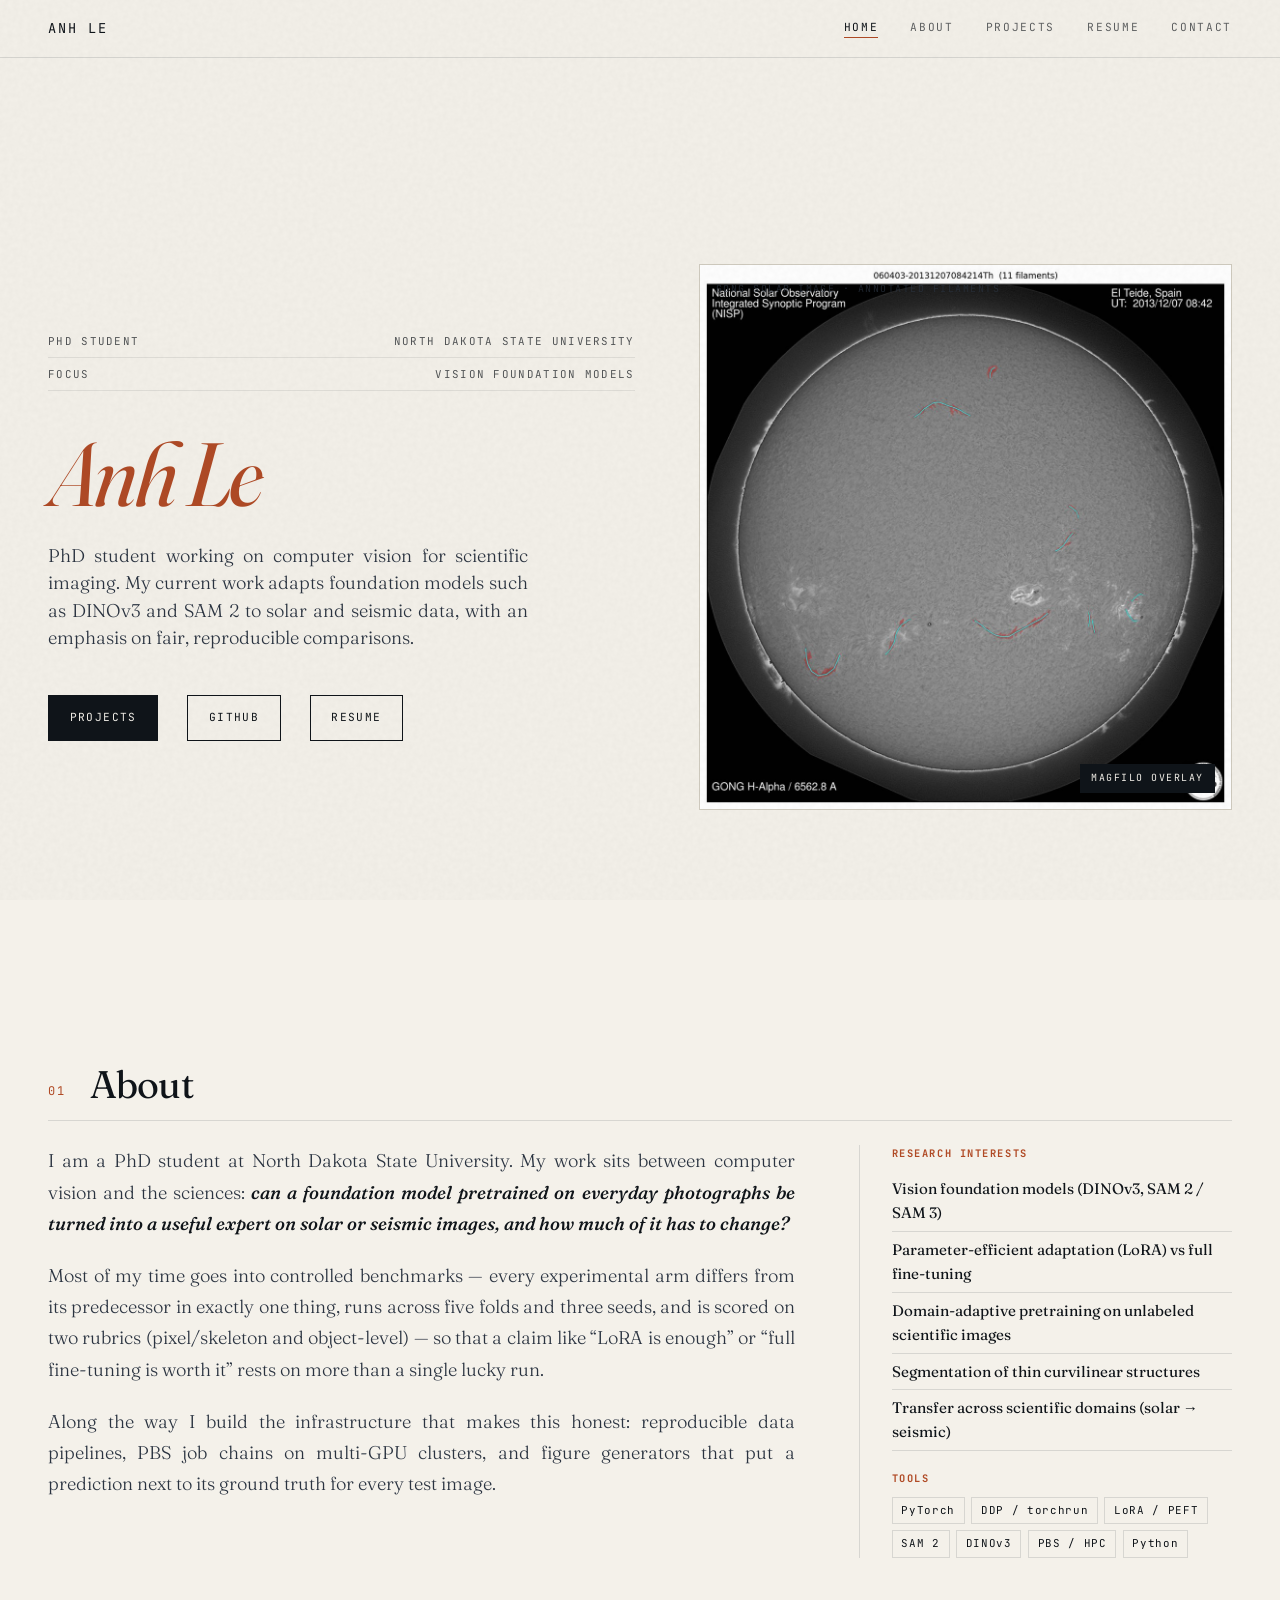
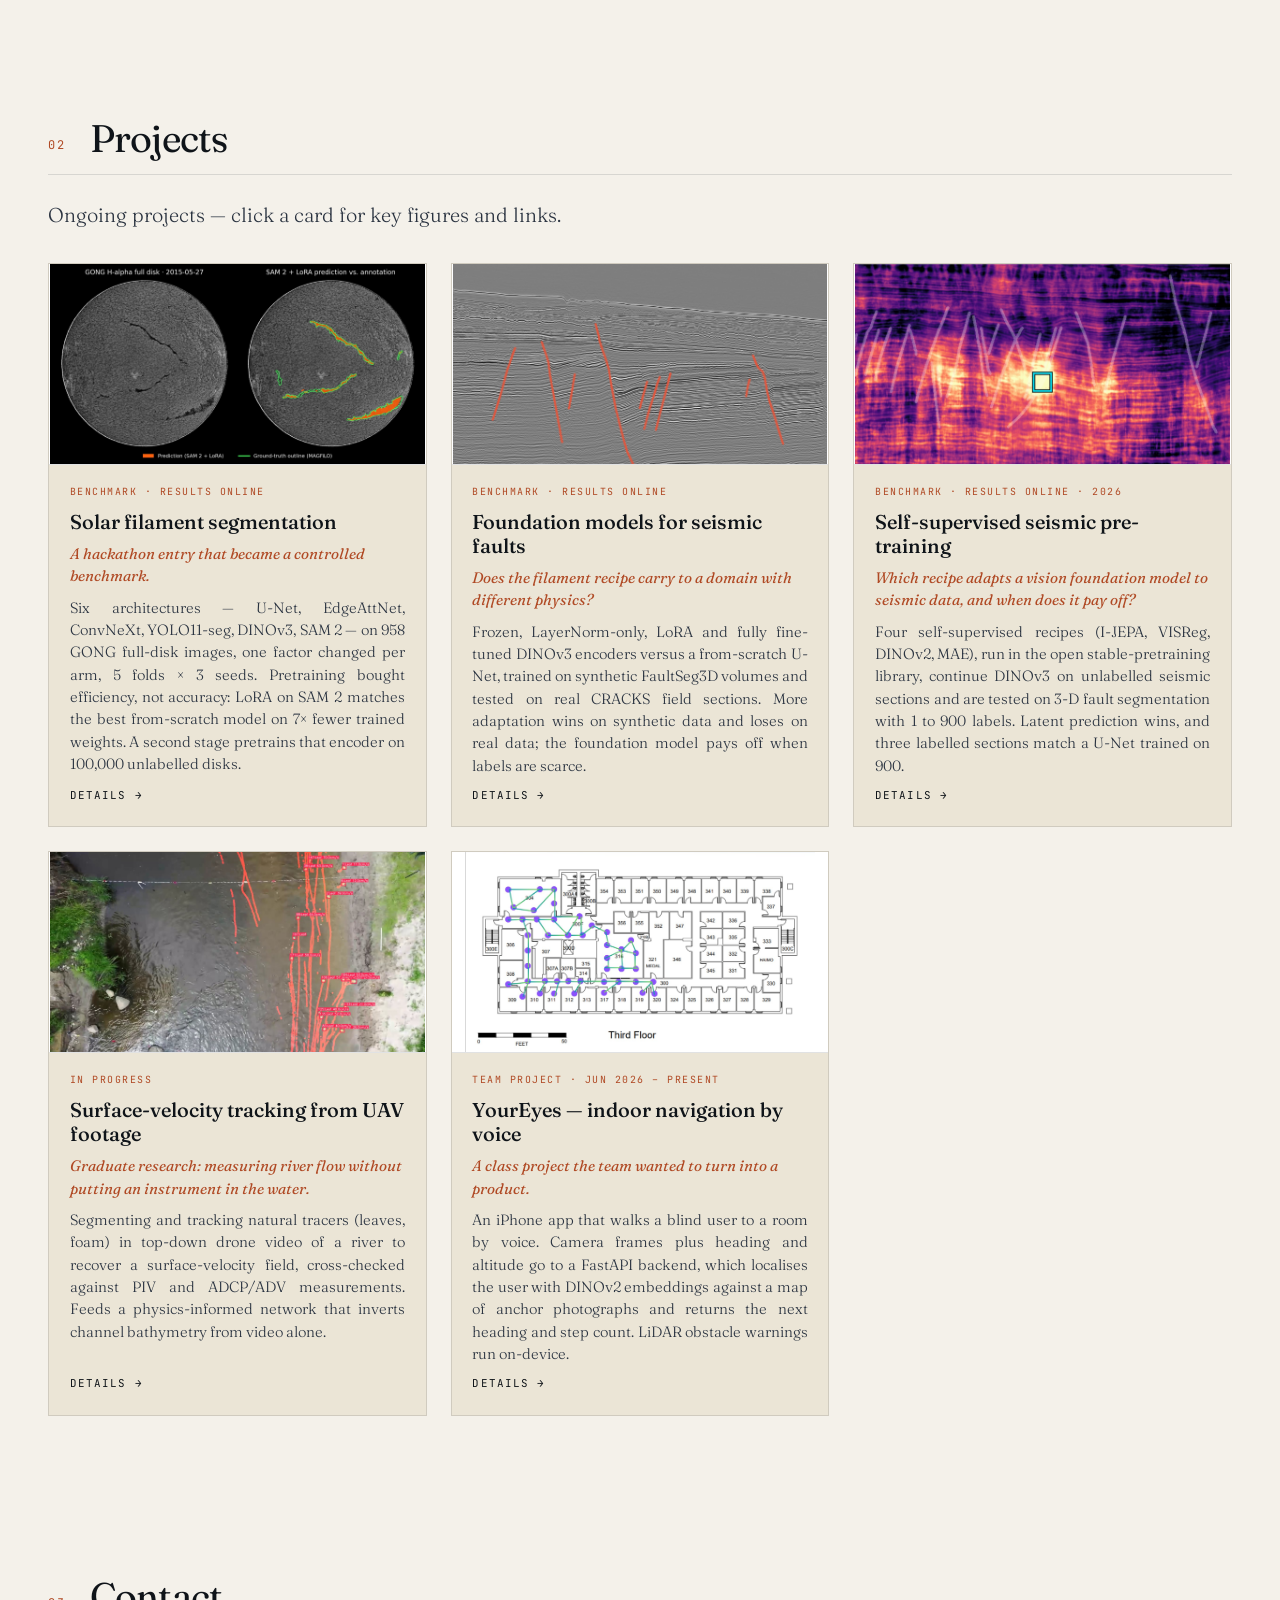
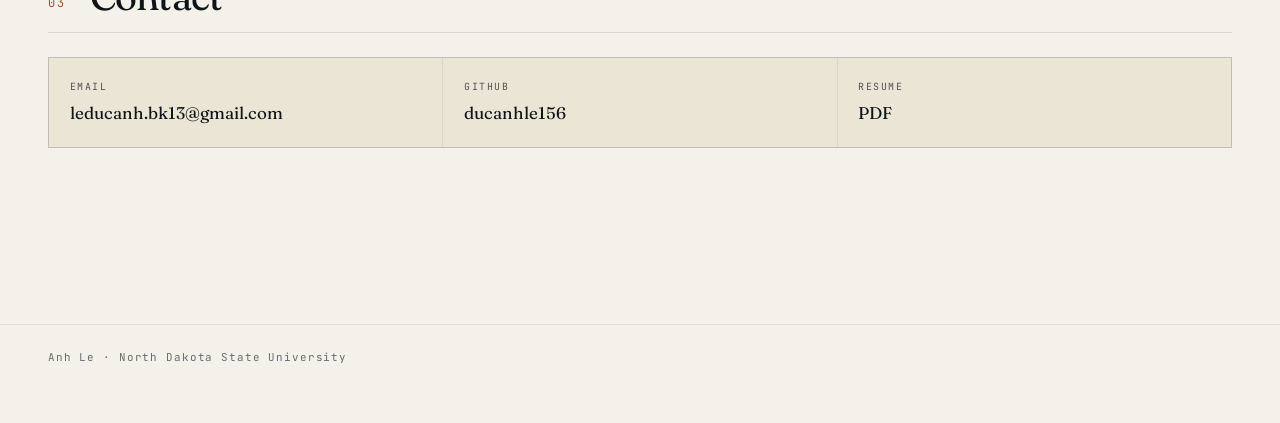
<file: index.html>
<!doctype html>
<html lang="en">
<head>
<meta charset="utf-8">
<meta name="viewport" content="width=device-width, initial-scale=1">
<title>Anh Le</title>
<meta name="description" content="Anh Le — PhD student at North Dakota State University working on vision foundation models for scientific imaging.">
<link rel="stylesheet" href="style.css?v=6">
<link rel="icon" href="data:image/svg+xml,%3Csvg xmlns='http://www.w3.org/2000/svg' viewBox='0 0 100 100'%3E%3Crect width='100' height='100' fill='%23f4f1ea'/%3E%3Ccircle cx='50' cy='50' r='34' fill='none' stroke='%23b04a25' stroke-width='6'/%3E%3Cpath d='M30 55 Q45 35 62 50 T78 42' fill='none' stroke='%230f1419' stroke-width='5' stroke-linecap='round'/%3E%3C/svg%3E">
</head>
<body>
<nav class="topnav">
  <a class="logo" href="#top">ANH LE</a>
  <div class="links">
    <a href="index.html" class="active">Home</a>
    <a href="#about">About</a>
    <a href="projects.html">Projects</a>
    <a href="resume.pdf">Resume</a>
    <a href="#contact">Contact</a>
  </div>
</nav>
<main id="top">

<section class="hero">
  <div>
    <div class="hero-meta">
      <div class="row"><span>PhD student</span><span>North Dakota State University</span></div>
      <div class="row"><span>Focus</span><span>Vision foundation models</span></div>
    </div>
    <h1 class="name"><span class="italic">Anh Le</span></h1>
    <p class="tagline">PhD student working on computer vision for scientific imaging. My current work adapts foundation models such as DINOv3 and SAM 2 to solar and seismic data, with an emphasis on fair, reproducible comparisons.</p>
    <div class="cta-row">
      <a class="btn primary" href="projects.html">Projects</a>
      <a class="btn" href="https://github.com/ducanhle156">GitHub</a>
      <a class="btn" href="resume.pdf">Resume</a>
    </div>
  </div>
  <div class="photo">
    <span class="lab">GONG solar image · annotated filaments</span>
    <img src="assets/hero_disk.jpg" alt="Full-disk image of the Sun with annotated filaments">
    <span class="cap">MAGFiLO overlay</span>
  </div>
</section>

<section id="about">
  <h2>About</h2>
  <div class="about-grid">
    <div class="about-text">
      <p>I am a PhD student at North Dakota State University. My work sits between computer vision and the sciences: <span class="hl">can a foundation model pretrained on everyday photographs be turned into a useful expert on solar or seismic images, and how much of it has to change?</span></p>
      <p>Most of my time goes into controlled benchmarks — every experimental arm differs from its predecessor in exactly one thing, runs across five folds and three seeds, and is scored on two rubrics (pixel/skeleton and object-level) — so that a claim like “LoRA is enough” or “full fine-tuning is worth it” rests on more than a single lucky run.</p>
      <p>Along the way I build the infrastructure that makes this honest: reproducible data pipelines, PBS job chains on multi-GPU clusters, and figure generators that put a prediction next to its ground truth for every test image.</p>
    </div>
    <div class="about-side">
      <h4>Research interests</h4>
      <ul>
        <li>Vision foundation models (DINOv3, SAM 2 / SAM 3)</li>
        <li>Parameter-efficient adaptation (LoRA) vs full fine-tuning</li>
        <li>Domain-adaptive pretraining on unlabeled scientific images</li>
        <li>Segmentation of thin curvilinear structures</li>
        <li>Transfer across scientific domains (solar → seismic)</li>
      </ul>
      <h4>Tools</h4>
      <div class="tools"><span>PyTorch</span><span>DDP / torchrun</span><span>LoRA / PEFT</span><span>SAM 2</span><span>DINOv3</span><span>PBS / HPC</span><span>Python</span></div>
    </div>
  </div>
</section>

<section id="research">
  <h2>Projects</h2>
  <p class="lede">Ongoing projects — click a card for key figures and links.</p>
  <div class="rcards">
    <a class="rcard" href="projects.html#solar-filament">
      <img class="tall" src="assets/proj_filament.jpg?v=8" alt="GONG H-alpha full disk and the SAM 2 + LoRA filament prediction against the ground-truth outline">
      <div class="cb">
        <span class="status">Benchmark &middot; results online</span>
        <h3>Solar filament segmentation</h3>
        <p class="why">A hackathon entry that became a controlled benchmark.</p>
        <p>Six architectures &mdash; U-Net, EdgeAttNet, ConvNeXt, YOLO11-seg, DINOv3, SAM&nbsp;2 &mdash; on 958 GONG full-disk images, one factor changed per arm, 5 folds &times; 3 seeds. Pretraining bought efficiency, not accuracy: LoRA on SAM&nbsp;2 matches the best from-scratch model on 7&times; fewer trained weights. A second stage pretrains that encoder on 100,000 unlabelled disks.</p>
        <div class="links"><span>Details &rarr;</span></div>
      </div>
    </a>
    <a class="rcard" href="projects.html#fault">
      <img class="tall" src="assets/proj_seismic.jpg" alt="Thebe seismic section with expert fault labels drawn in red">
      <div class="cb">
        <span class="status">Benchmark &middot; results online</span>
        <h3>Foundation models for seismic faults</h3>
        <p class="why">Does the filament recipe carry to a domain with different physics?</p>
        <p>Frozen, LayerNorm-only, LoRA and fully fine-tuned DINOv3 encoders versus a from-scratch U-Net, trained on synthetic FaultSeg3D volumes and tested on real CRACKS field sections. More adaptation wins on synthetic data and loses on real data; the foundation model pays off when labels are scarce.</p>
        <div class="links"><span>Details &rarr;</span></div>
      </div>
    </a>
    <a class="rcard" href="projects.html#seismic-pretraining">
      <img class="tall" src="assets/proj_ssl.jpg" alt="Patch-feature similarity map of DINOv3 after seismic I-JEPA pre-training, lighting up along the expert faults">
      <div class="cb">
        <span class="status">Benchmark &middot; results online &middot; 2026</span>
        <h3>Self-supervised seismic pre-training</h3>
        <p class="why">Which recipe adapts a vision foundation model to seismic data, and when does it pay off?</p>
        <p>Four self-supervised recipes (I-JEPA, VISReg, DINOv2, MAE), run in the open stable-pretraining library, continue DINOv3 on unlabelled seismic sections and are tested on 3-D fault segmentation with 1 to 900 labels. Latent prediction wins, and three labelled sections match a U-Net trained on 900.</p>
        <div class="links"><span>Details &rarr;</span></div>
      </div>
    </a>
    <a class="rcard" href="projects.html#uav-tracking">
      <img class="tall" src="assets/proj_uav.jpg" alt="Drone frame of a river with tracked leaf trajectories and per-tracer surface velocities">
      <div class="cb">
        <span class="status">In progress</span>
        <h3>Surface-velocity tracking from UAV footage</h3>
        <p class="why">Graduate research: measuring river flow without putting an instrument in the water.</p>
        <p>Segmenting and tracking natural tracers (leaves, foam) in top-down drone video of a river to recover a surface-velocity field, cross-checked against PIV and ADCP/ADV measurements. Feeds a physics-informed network that inverts channel bathymetry from video alone.</p>
        <div class="links"><span>Details →</span></div>
      </div>
    </a>
    <a class="rcard" href="projects.html#youreyes">
      <img class="tall" src="assets/proj_youreyes.jpg" alt="Third-floor building plan overlaid with anchor nodes and the walkable edges connecting them">
      <div class="cb">
        <span class="status">Team project &middot; Jun 2026 &ndash; Present</span>
        <h3>YourEyes &mdash; indoor navigation by voice</h3>
        <p class="why">A class project the team wanted to turn into a product.</p>
        <p>An iPhone app that walks a blind user to a room by voice. Camera frames plus heading and altitude go to a FastAPI backend, which localises the user with DINOv2 embeddings against a map of anchor photographs and returns the next heading and step count. LiDAR obstacle warnings run on-device.</p>
        <div class="links"><span>Details &rarr;</span></div>
      </div>
    </a>
  </div>
</section>

<section id="contact">
  <h2>Contact</h2>
  <div class="contact">
    <a href="mailto:leducanh.bk13@gmail.com"><span>Email</span><b>leducanh.bk13@gmail.com</b></a>
    <a href="https://github.com/ducanhle156"><span>GitHub</span><b>ducanhle156</b></a>
    <a href="resume.pdf"><span>Resume</span><b>PDF</b></a>
  </div>
</section>

</main>
<footer>Anh Le · North Dakota State University</footer>
<!-- visits, pages, referrer, country, device, browser. no cookies, no consent
     banner. register the code "ducanhle156" at goatcounter.com and this starts
     recording; until then the script 404s harmlessly and nothing breaks. -->
<script data-goatcounter="https://ducanhle156.goatcounter.com/count"
        async src="//gc.zgo.at/count.js"></script>
</body>
</html>
</file>
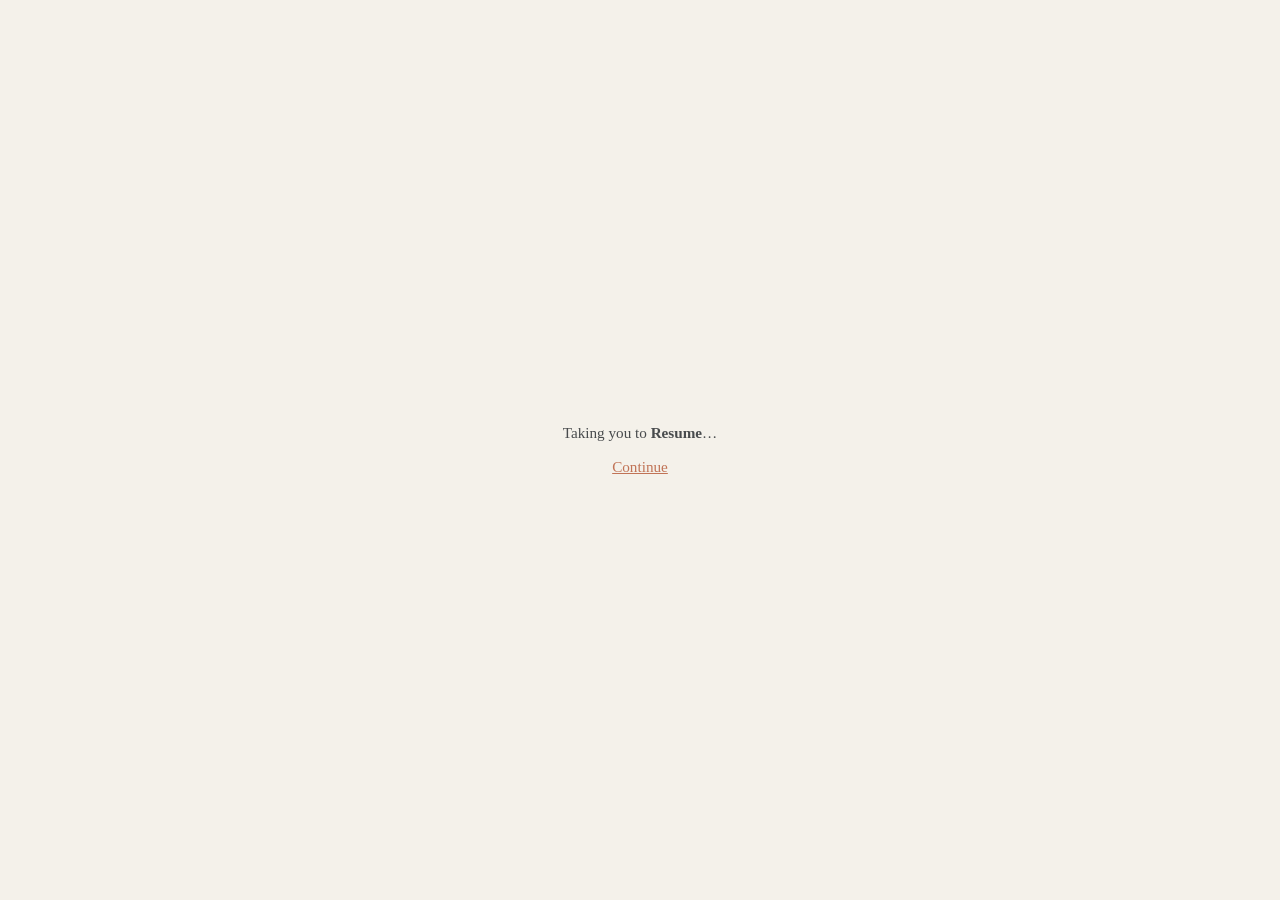
<file: cv/index.html>
<!doctype html>
<html lang="en">
<head>
<meta charset="utf-8">
<title>Resume · Anh Le</title>
<link rel="canonical" href="https://ducanhle156.github.io/resume.pdf">
<meta name="robots" content="noindex">
<!-- 1s fallback for browsers without JS; the script below jumps sooner -->
<meta http-equiv="refresh" content="1; url=/resume.pdf">
<style>body{font-family:Georgia,serif;background:#f4f1ea;color:#0f1419;
margin:0;display:grid;place-items:center;min-height:100vh;text-align:center}
a{color:#b04a25}p{font-size:.95rem;opacity:.75}</style>
</head>
<body>
<div>
  <p>Taking you to <b>Resume</b>…</p>
  <p><a href="/resume.pdf">Continue</a></p>
</div>
<!-- count the short link itself, then jump -->
<script data-goatcounter="https://ducanhle156.goatcounter.com/count"
        async src="//gc.zgo.at/count.js"></script>
<script>setTimeout(function(){location.replace("/resume.pdf");},250);</script>
</body>
</html>
</file>
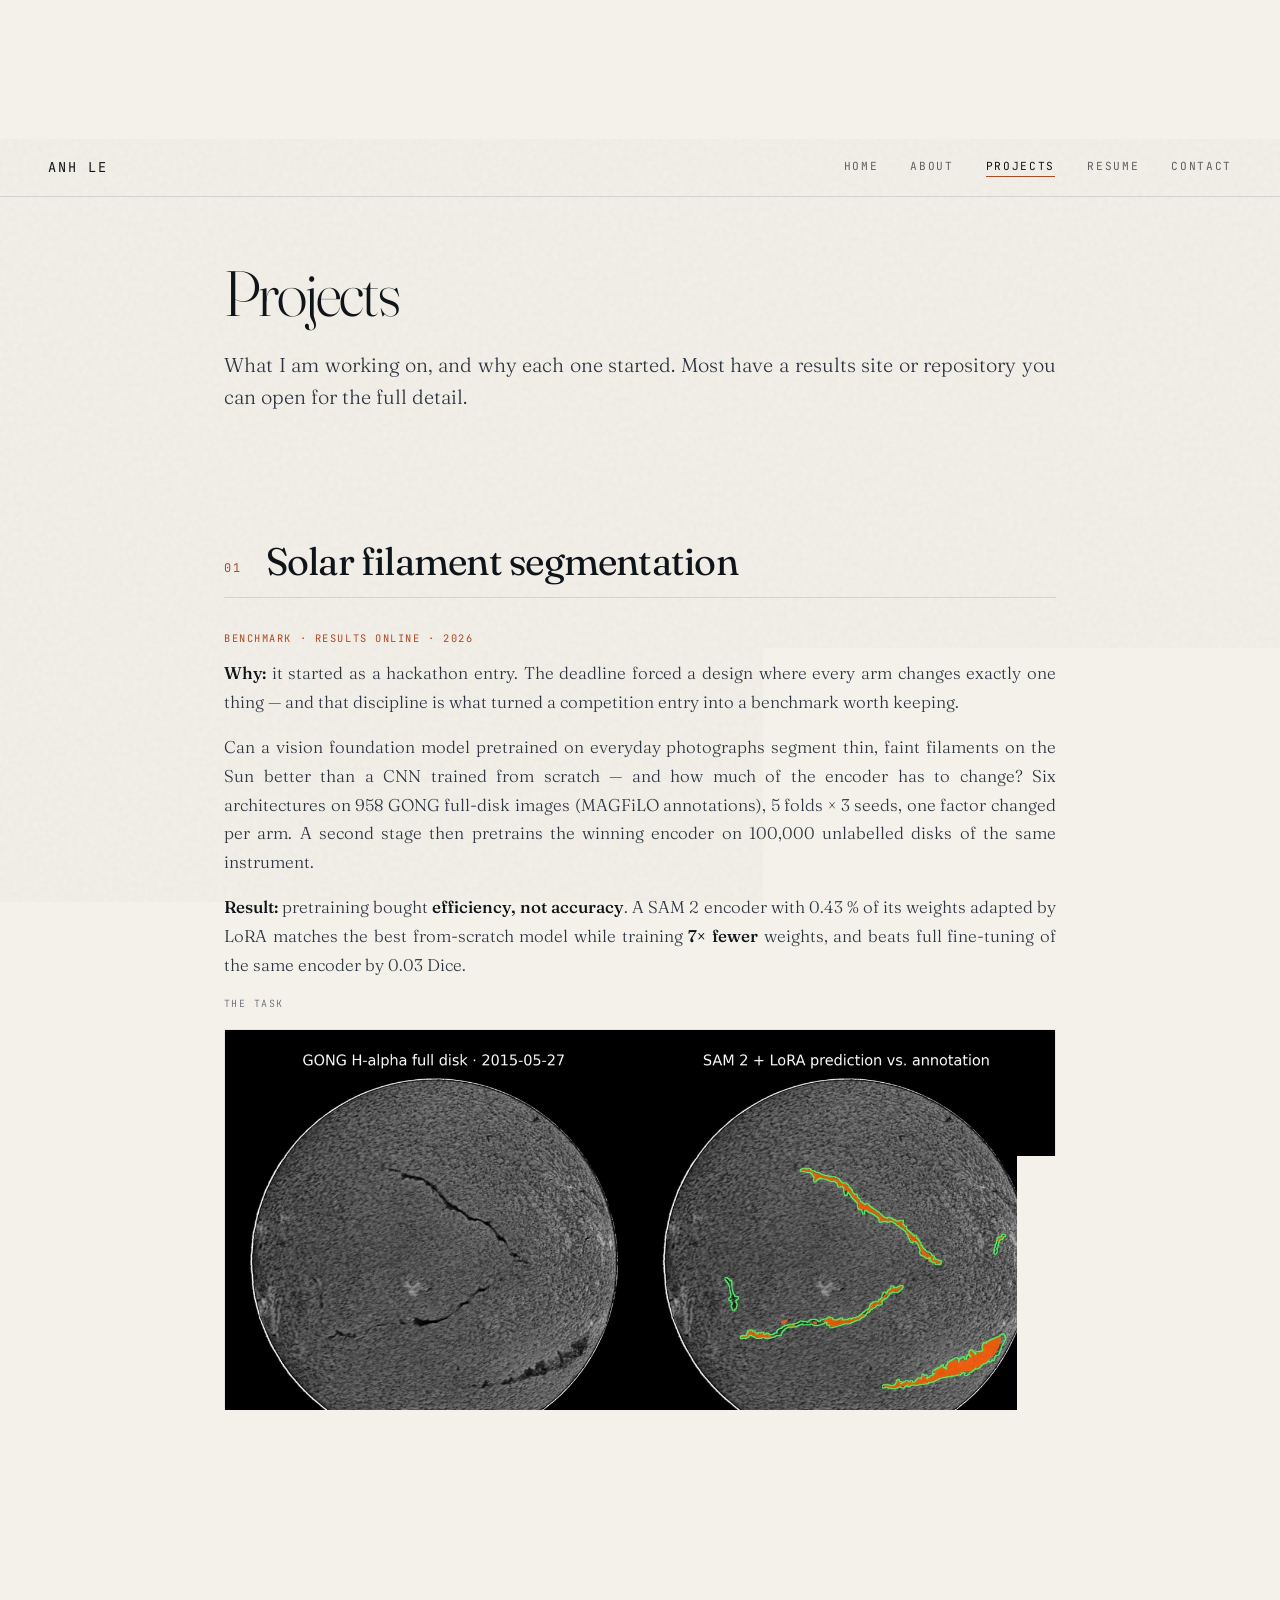
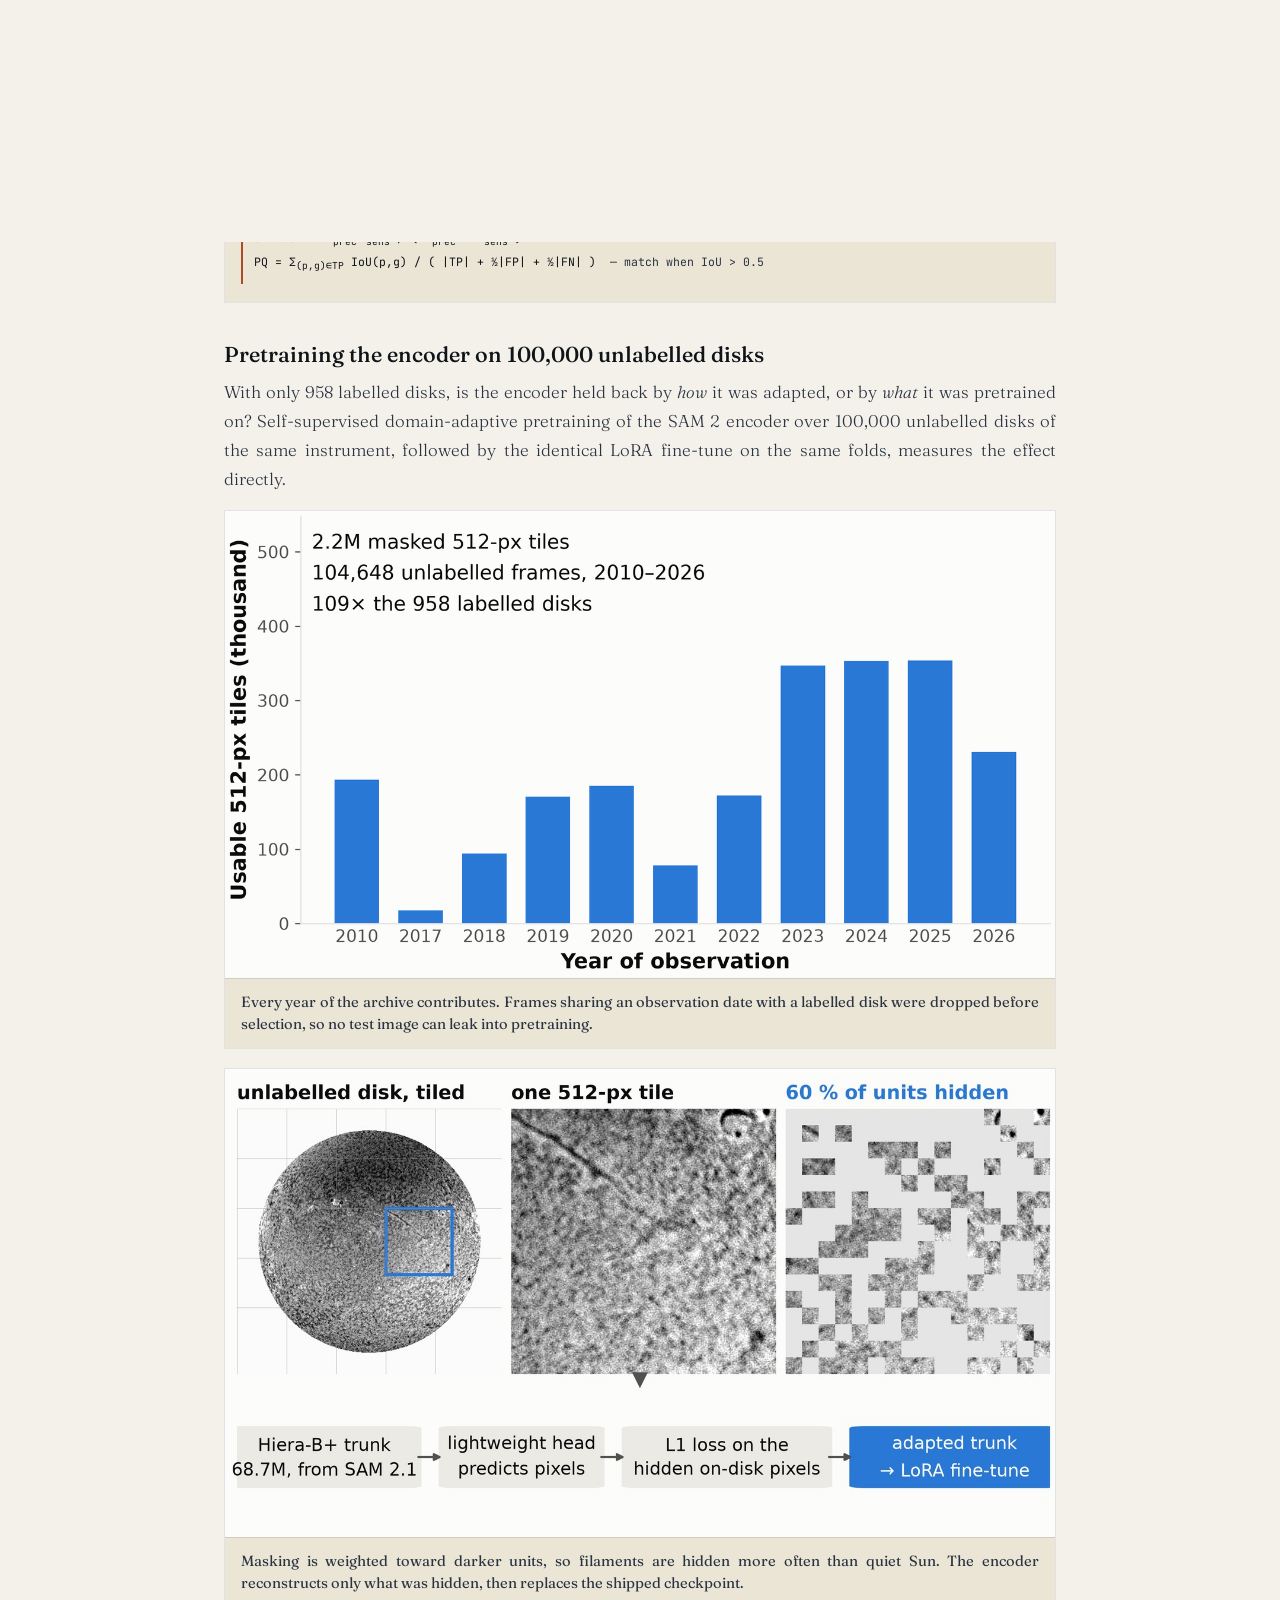
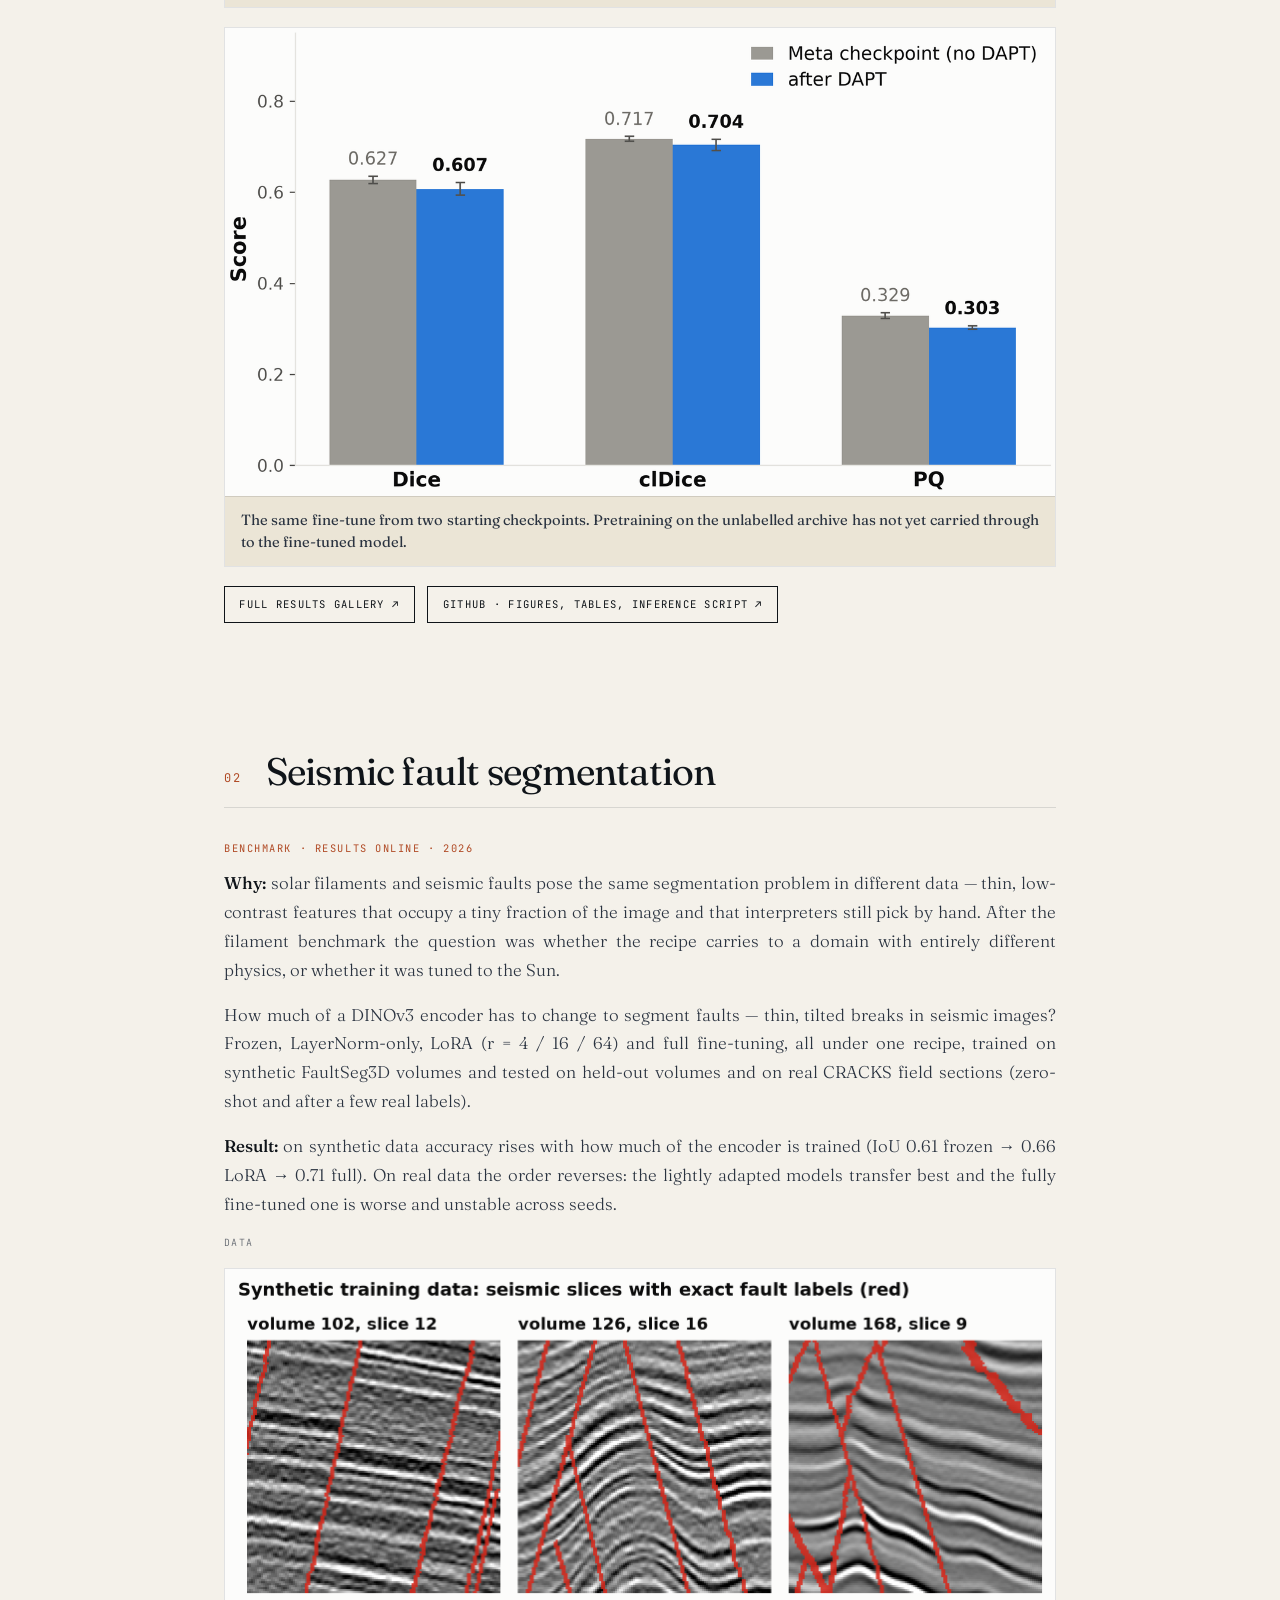
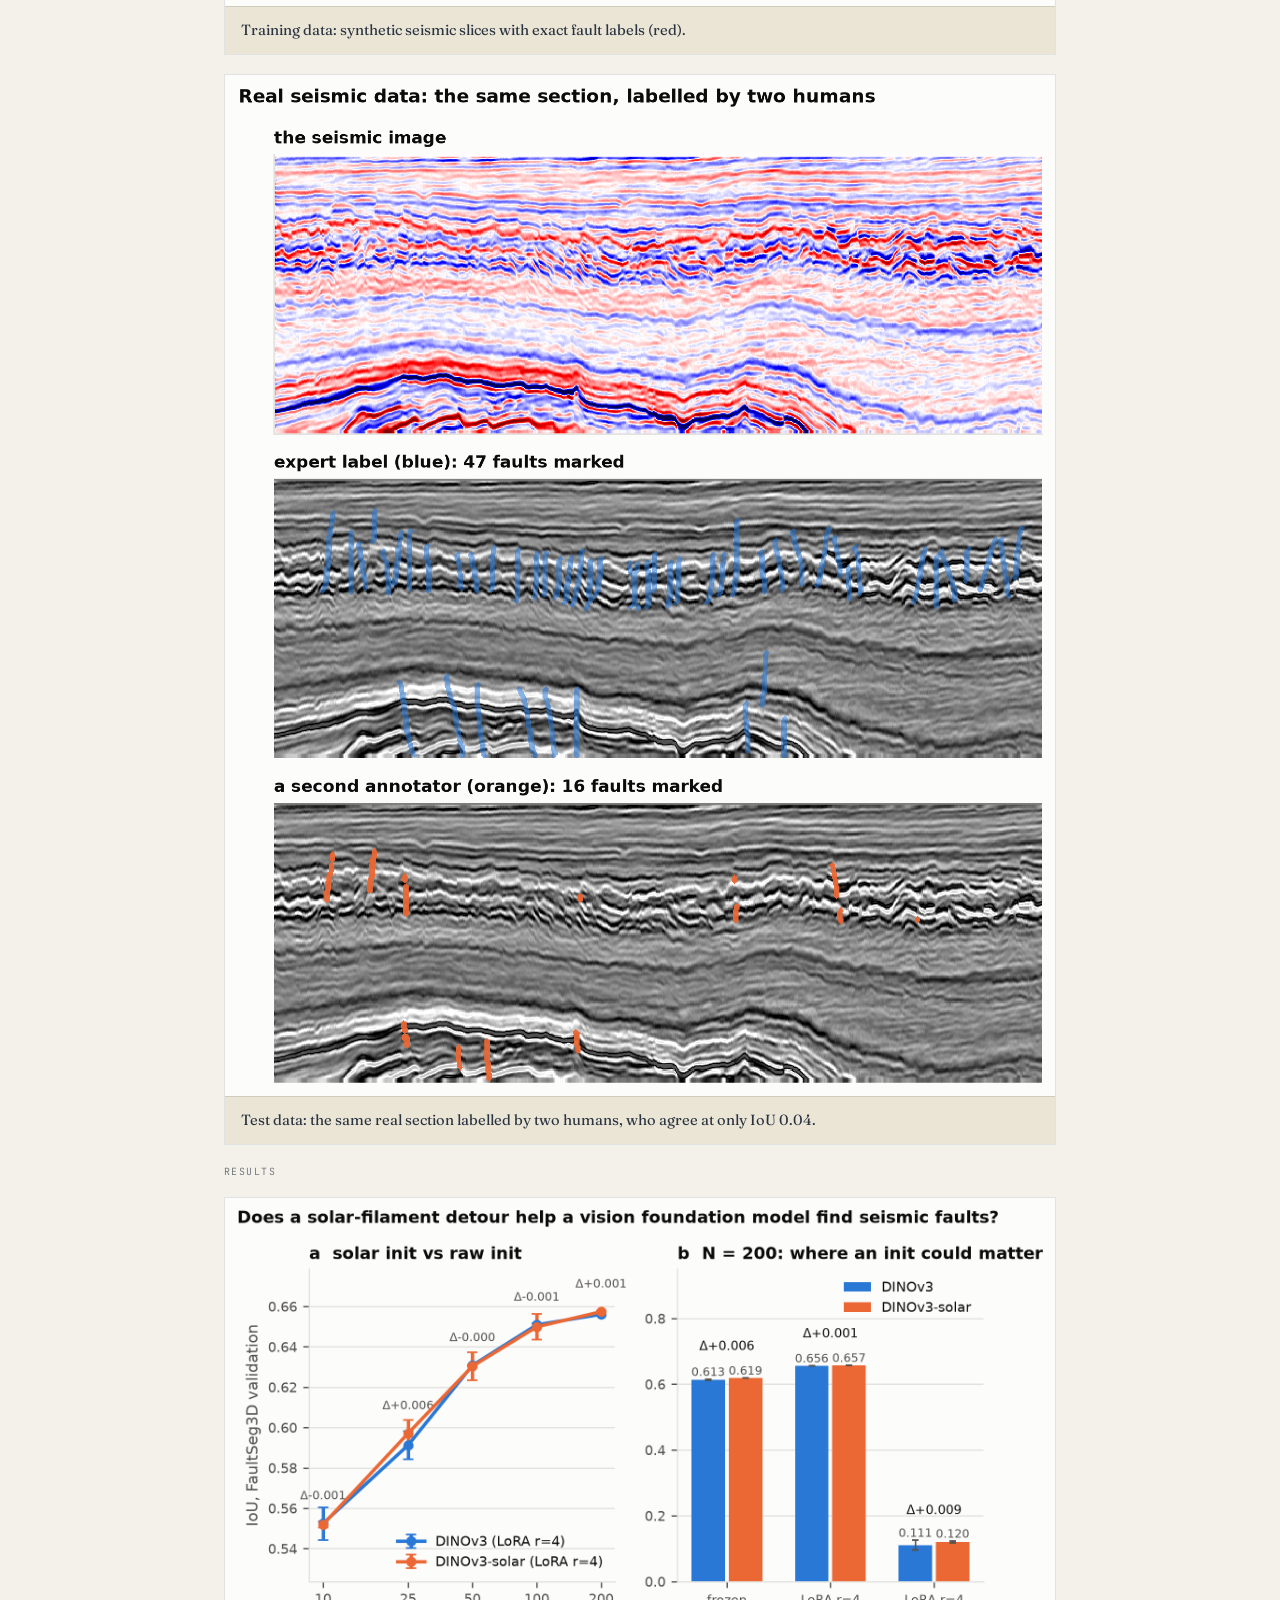
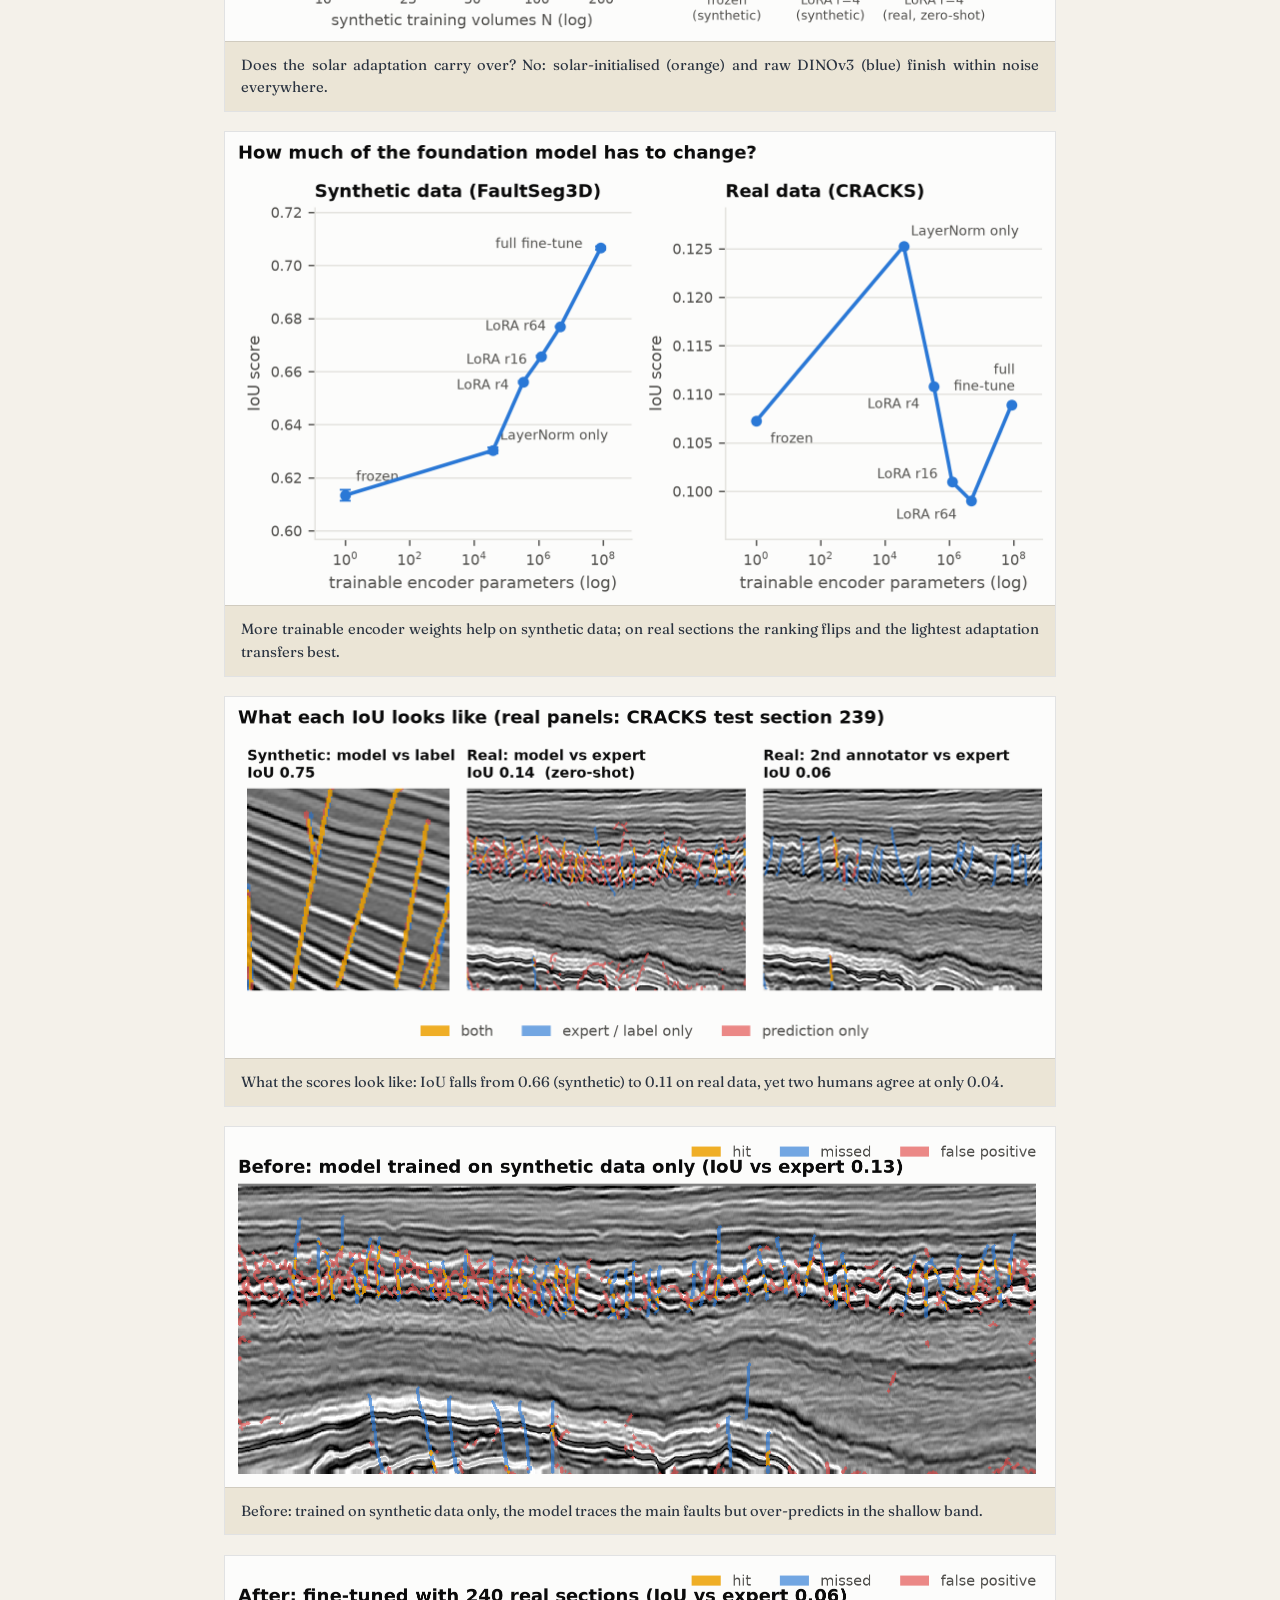
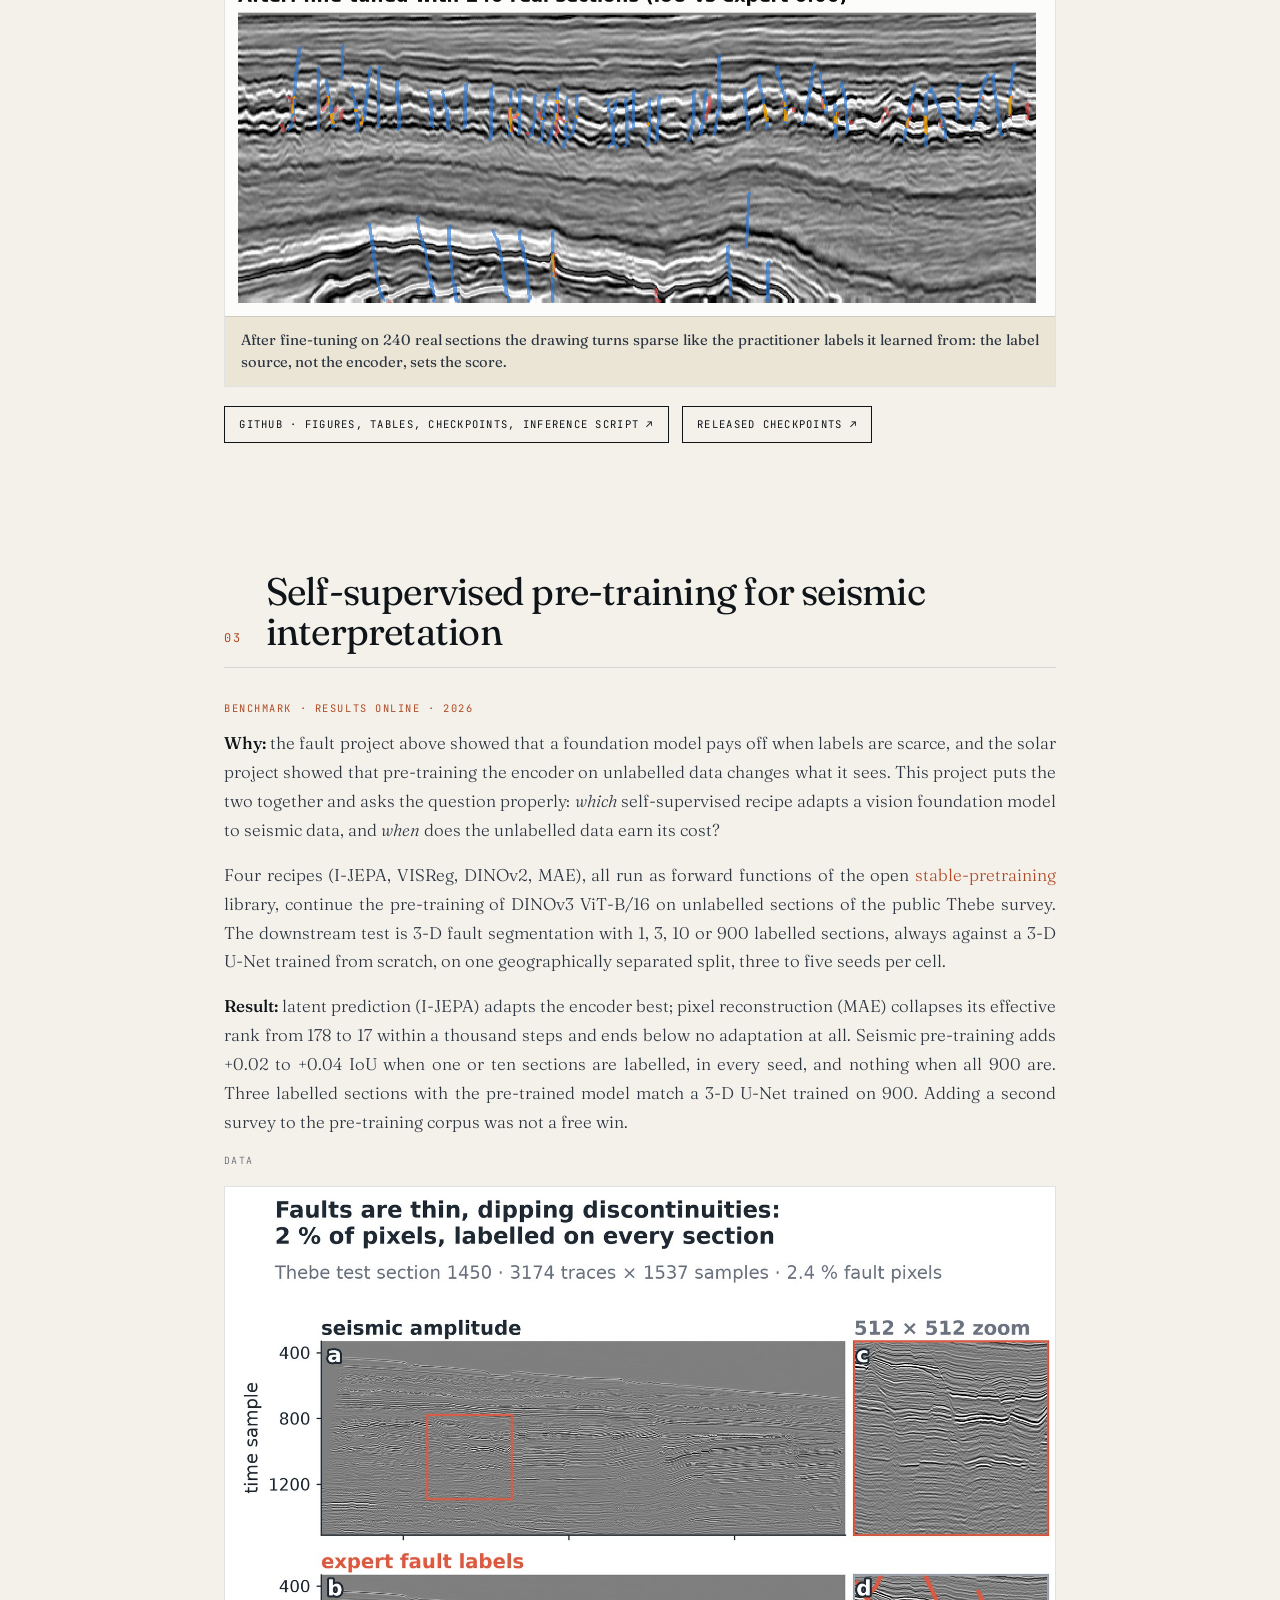
<file: fault/index.html>
<!doctype html>
<html lang="en">
<head>
<meta charset="utf-8">
<title>Seismic fault segmentation · Anh Le</title>
<link rel="canonical" href="https://ducanhle156.github.io/projects.html#fault">
<meta name="robots" content="noindex">
<!-- 1s fallback for browsers without JS; the script below jumps sooner -->
<meta http-equiv="refresh" content="1; url=/projects.html#fault">
<style>body{font-family:Georgia,serif;background:#f4f1ea;color:#0f1419;
margin:0;display:grid;place-items:center;min-height:100vh;text-align:center}
a{color:#b04a25}p{font-size:.95rem;opacity:.75}</style>
</head>
<body>
<div>
  <p>Taking you to <b>Seismic fault segmentation</b>…</p>
  <p><a href="/projects.html#fault">Continue</a></p>
</div>
<!-- count the short link itself, then jump -->
<script data-goatcounter="https://ducanhle156.goatcounter.com/count"
        async src="//gc.zgo.at/count.js"></script>
<script>setTimeout(function(){location.replace("/projects.html#fault");},250);</script>
</body>
</html>
</file>
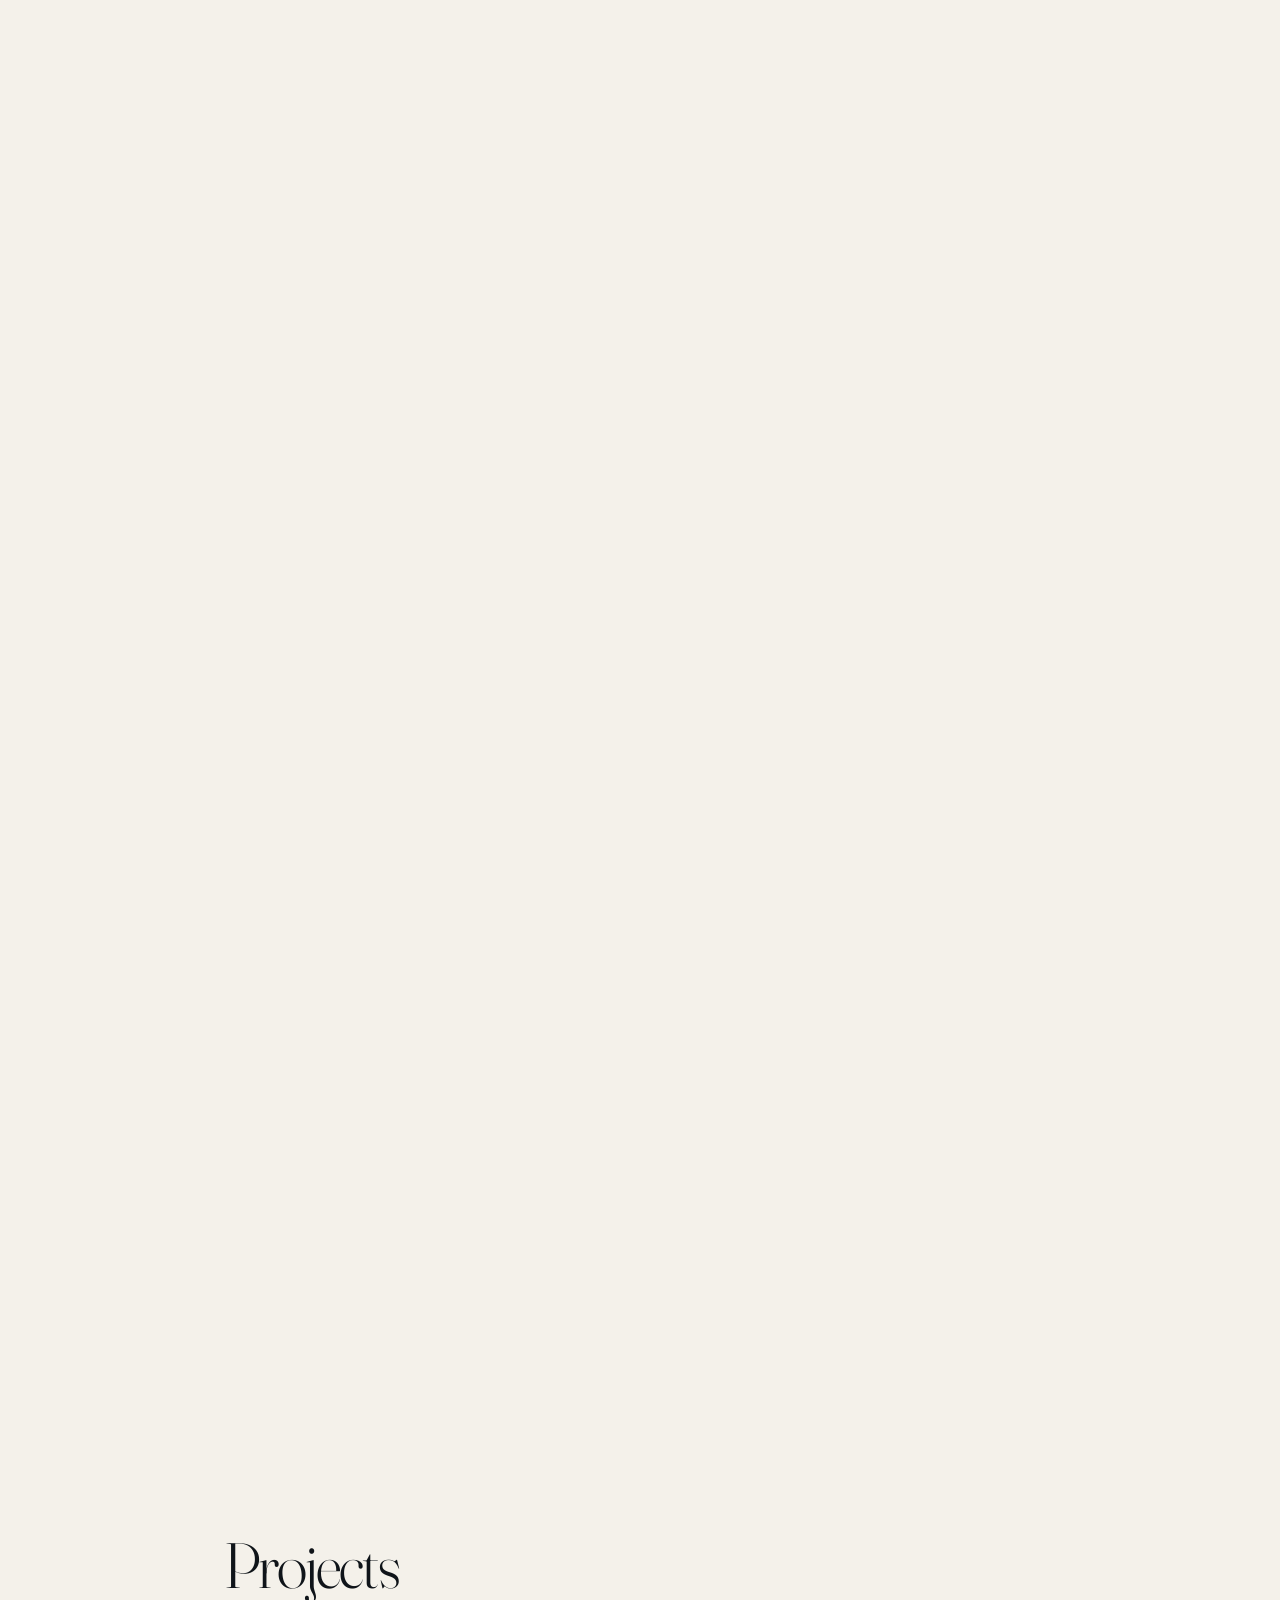
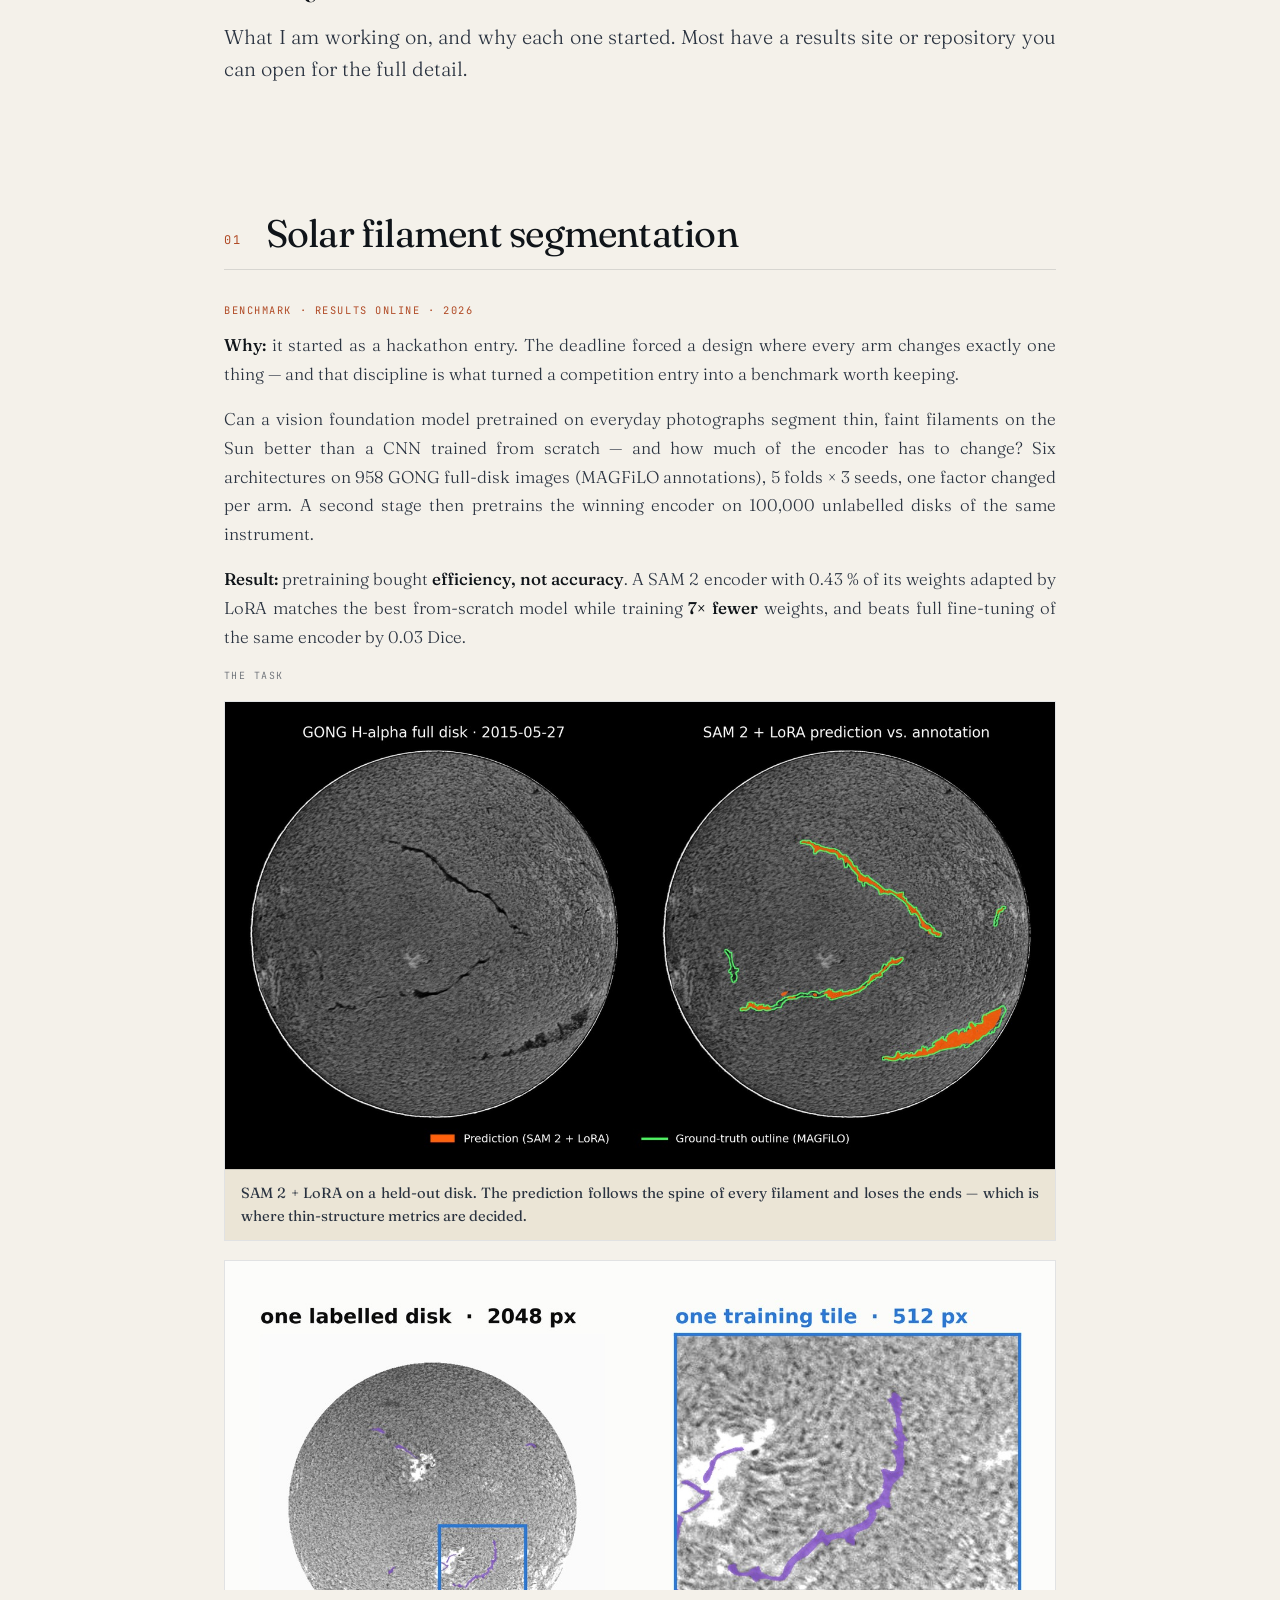
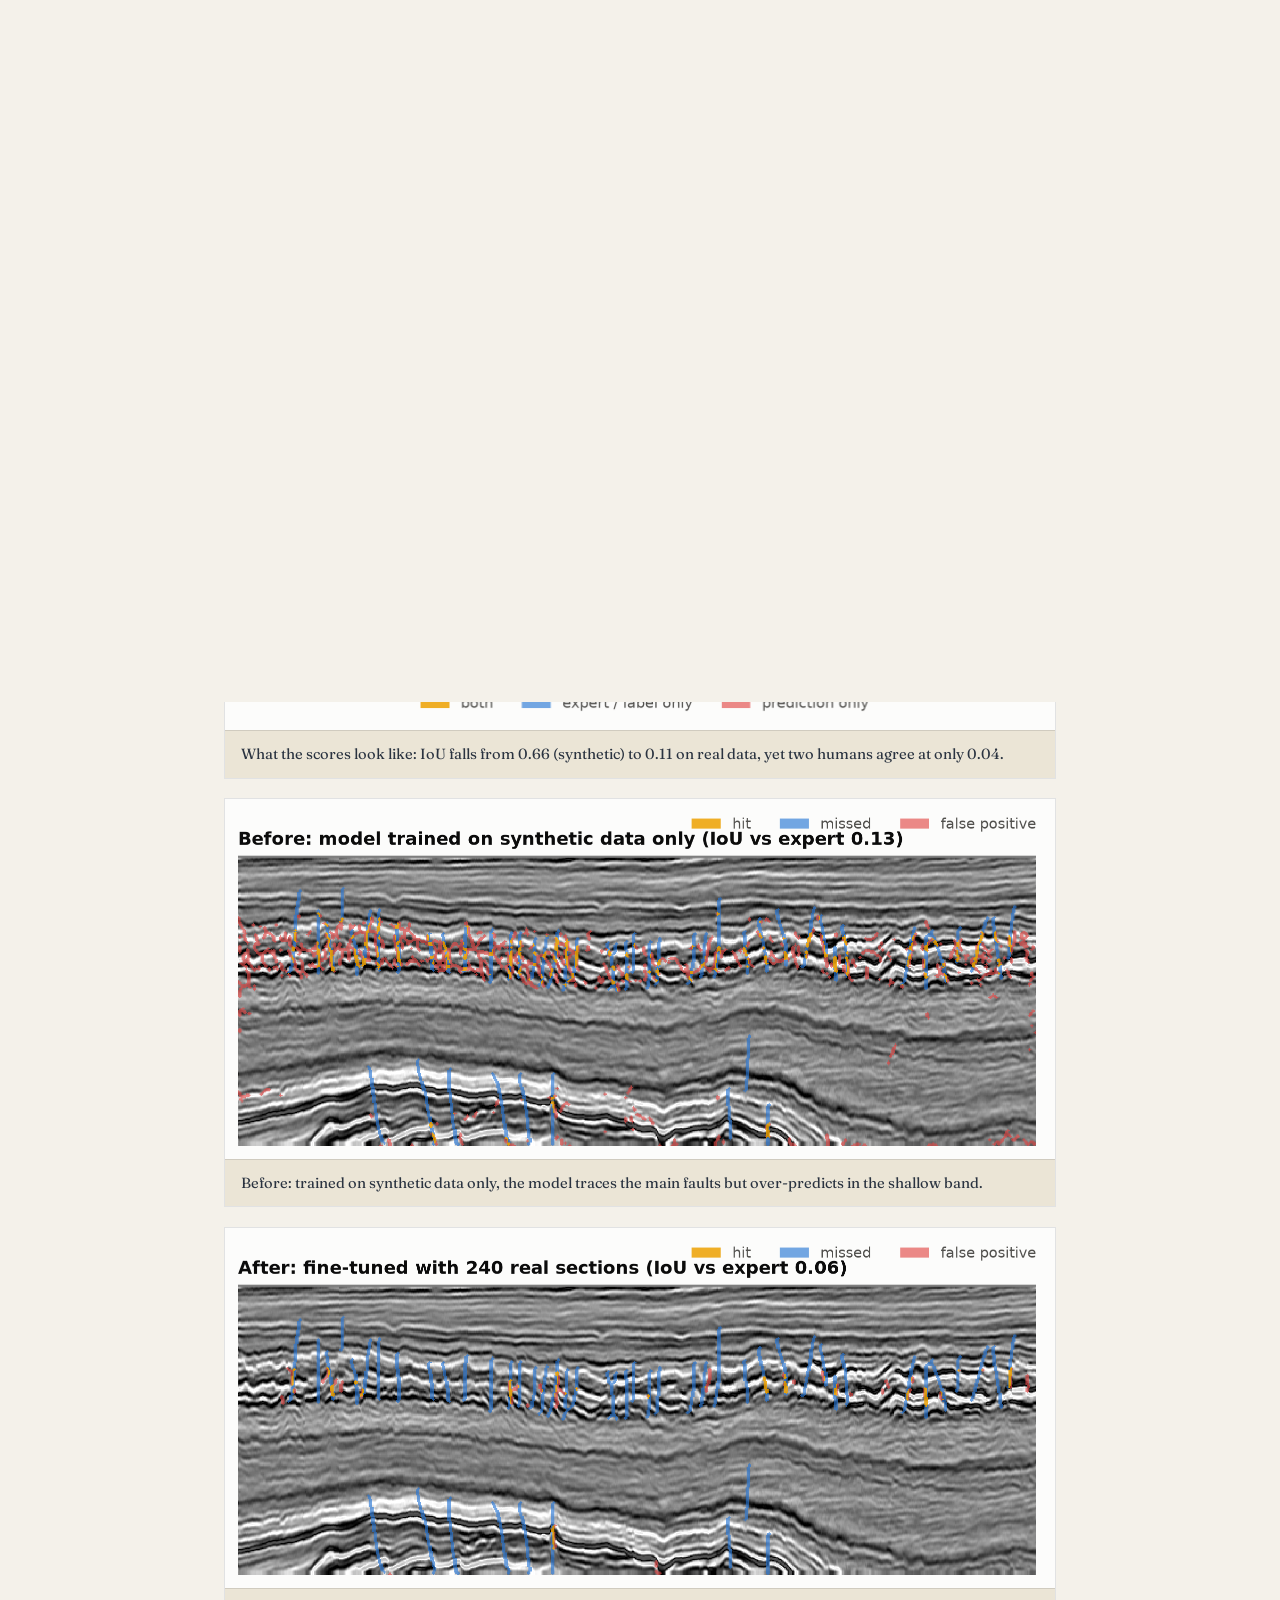
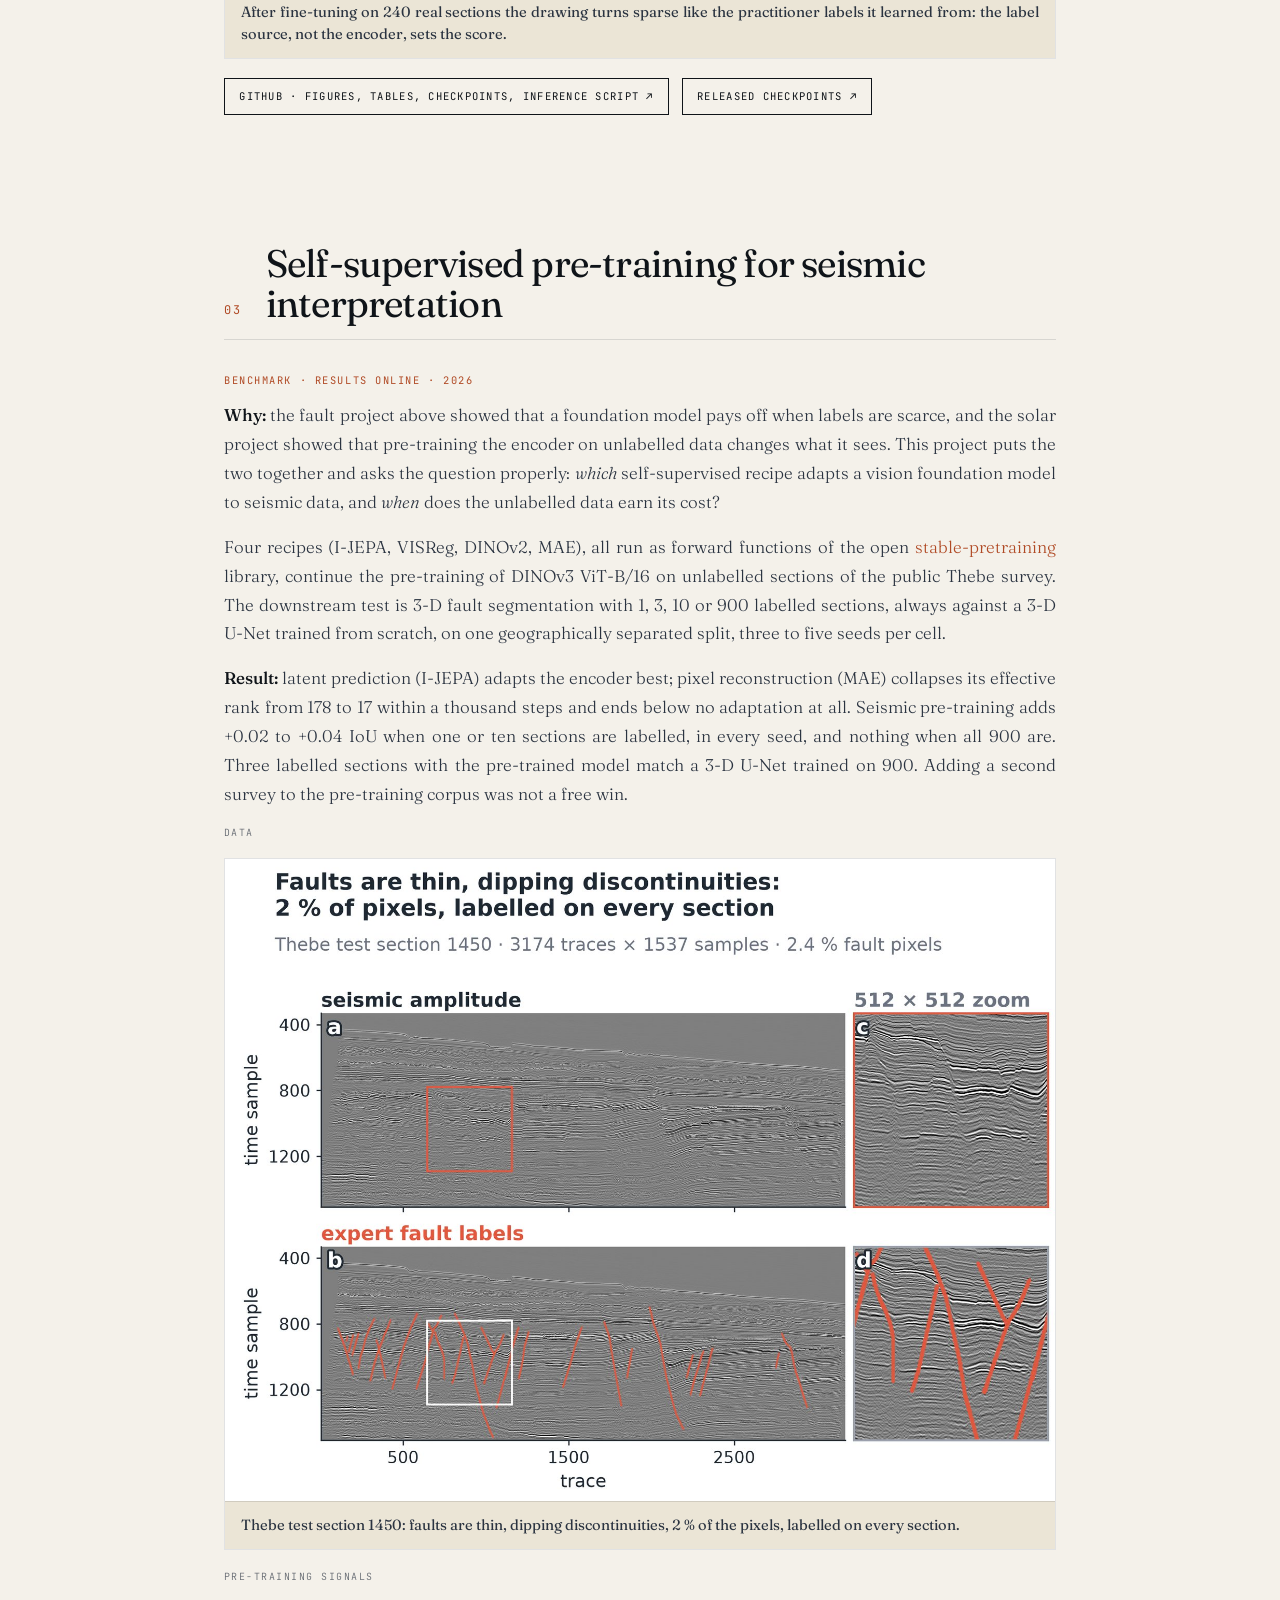
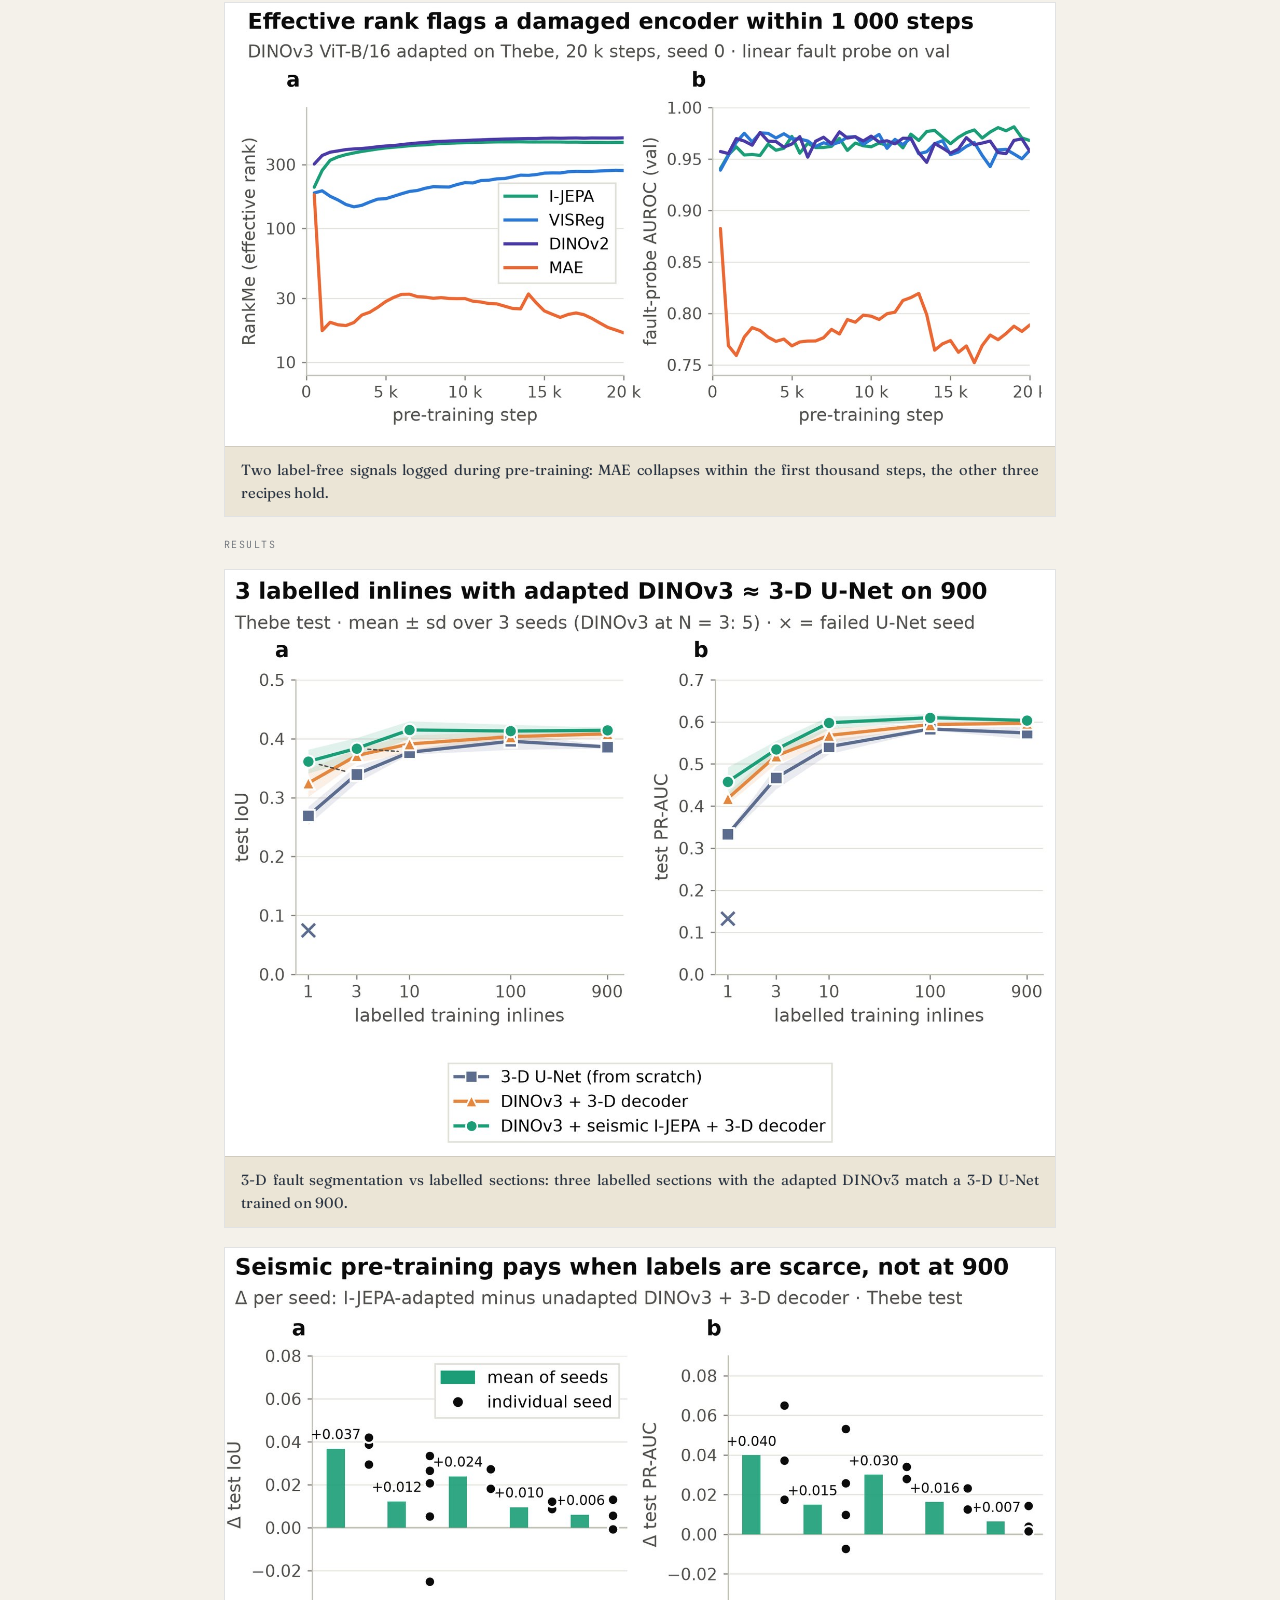
<file: filament/index.html>
<!doctype html>
<html lang="en">
<head>
<meta charset="utf-8">
<title>Solar filament segmentation · Anh Le</title>
<link rel="canonical" href="https://ducanhle156.github.io/projects.html#solar-filament">
<meta name="robots" content="noindex">
<!-- 1s fallback for browsers without JS; the script below jumps sooner -->
<meta http-equiv="refresh" content="1; url=/projects.html#solar-filament">
<style>body{font-family:Georgia,serif;background:#f4f1ea;color:#0f1419;
margin:0;display:grid;place-items:center;min-height:100vh;text-align:center}
a{color:#b04a25}p{font-size:.95rem;opacity:.75}</style>
</head>
<body>
<div>
  <p>Taking you to <b>Solar filament segmentation</b>…</p>
  <p><a href="/projects.html#solar-filament">Continue</a></p>
</div>
<!-- count the short link itself, then jump -->
<script data-goatcounter="https://ducanhle156.goatcounter.com/count"
        async src="//gc.zgo.at/count.js"></script>
<script>setTimeout(function(){location.replace("/projects.html#solar-filament");},250);</script>
</body>
</html>
</file>
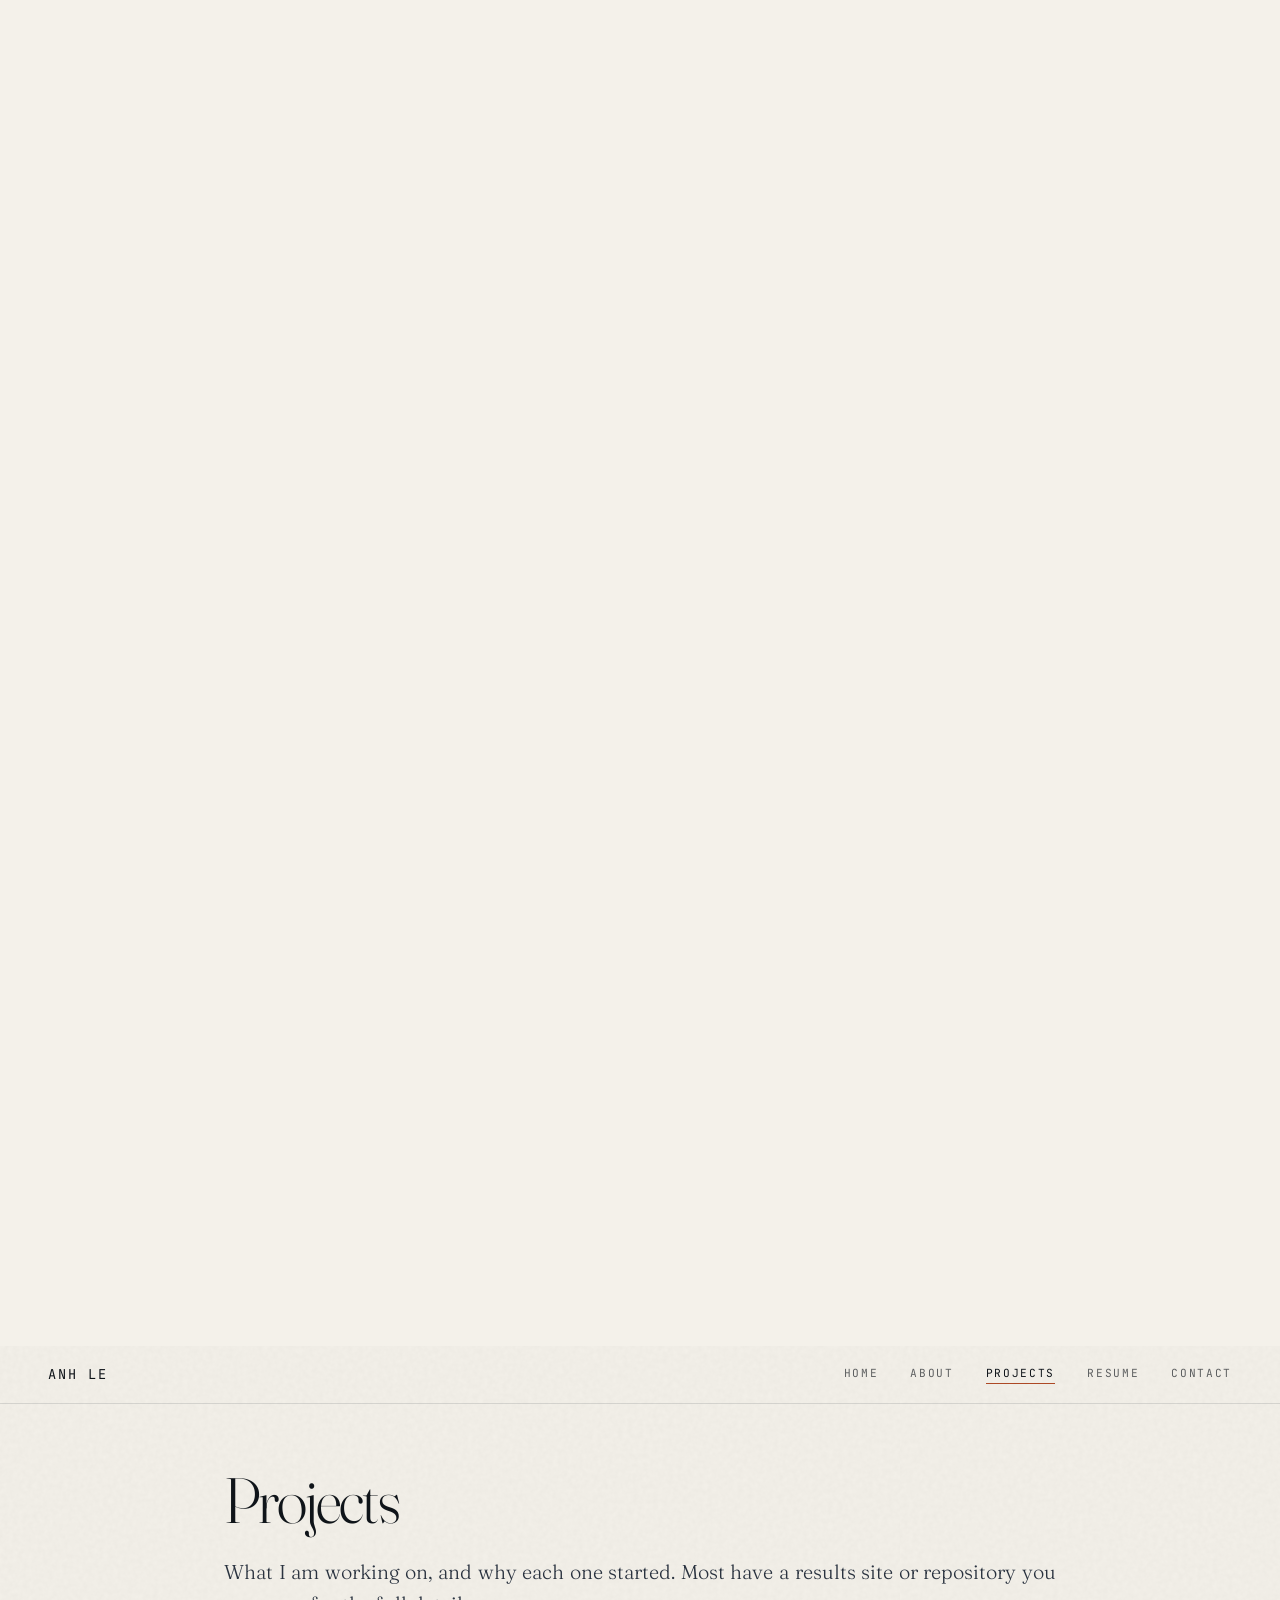
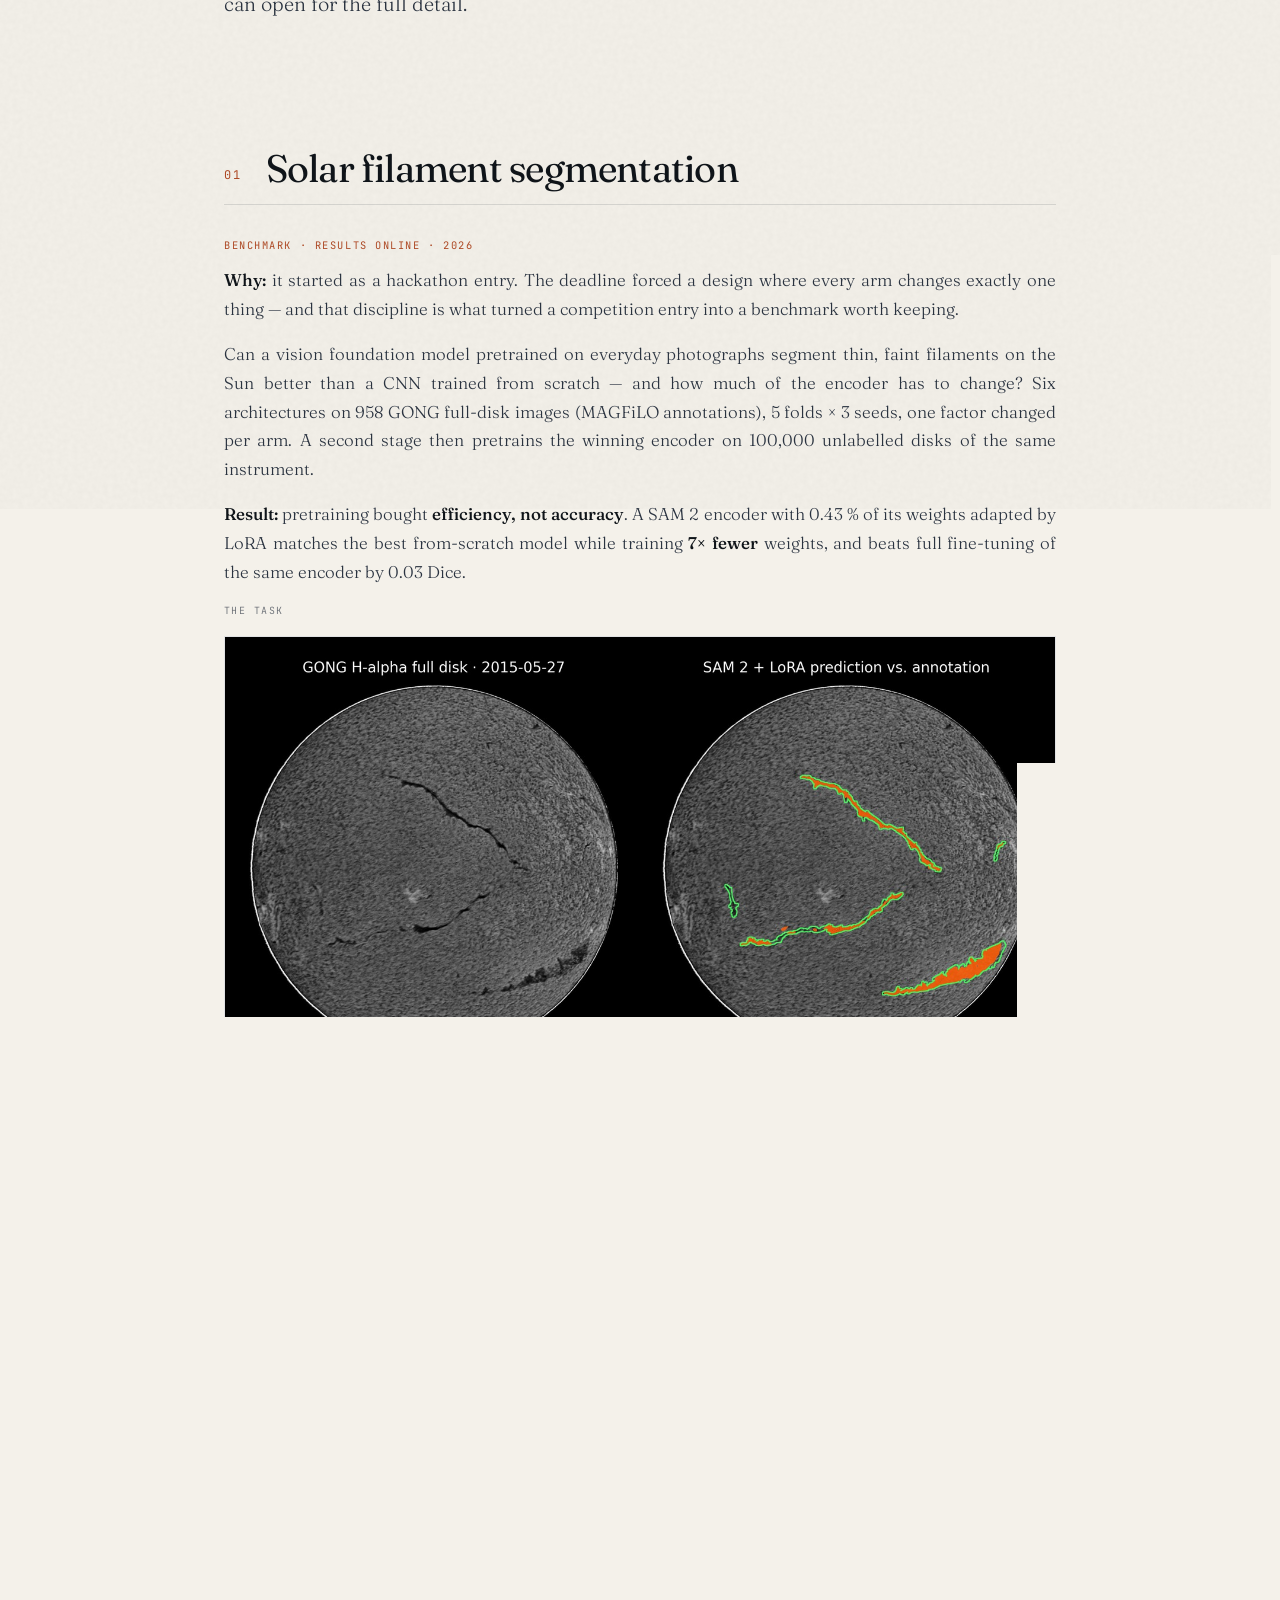
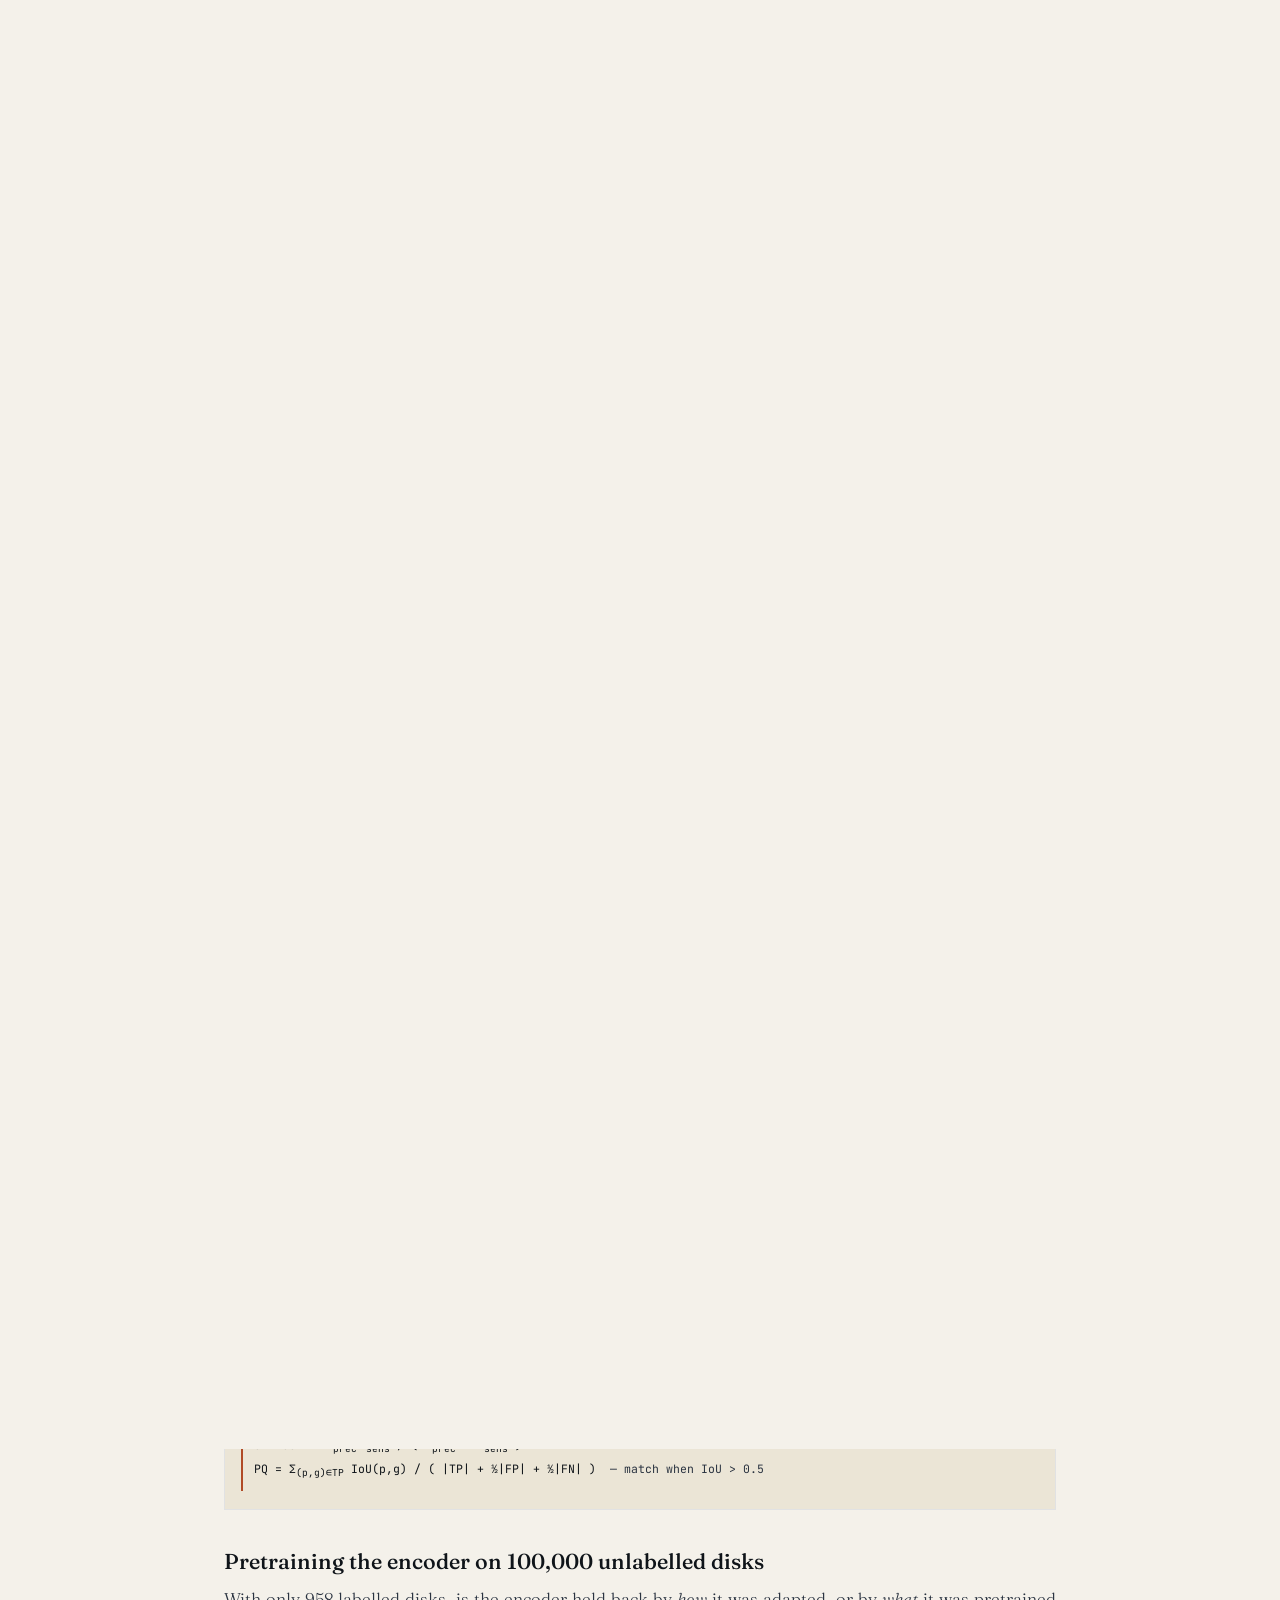
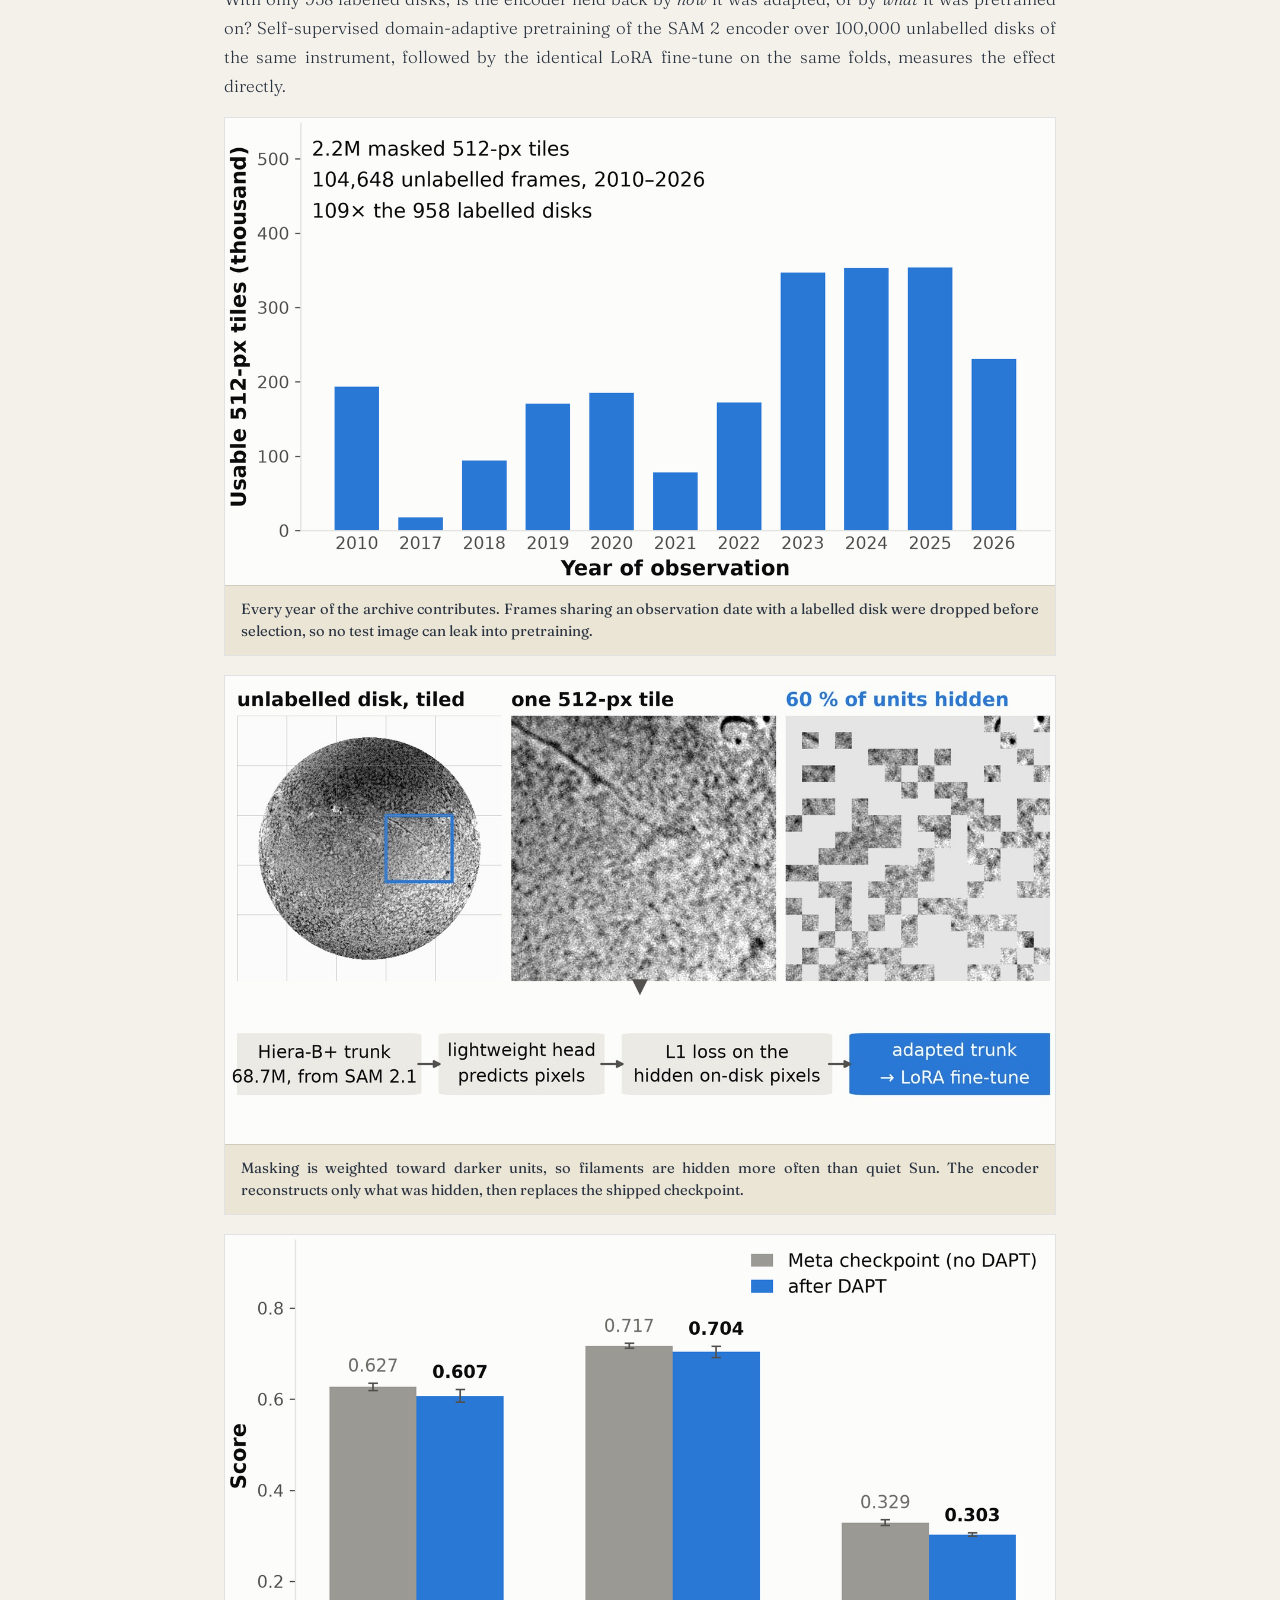
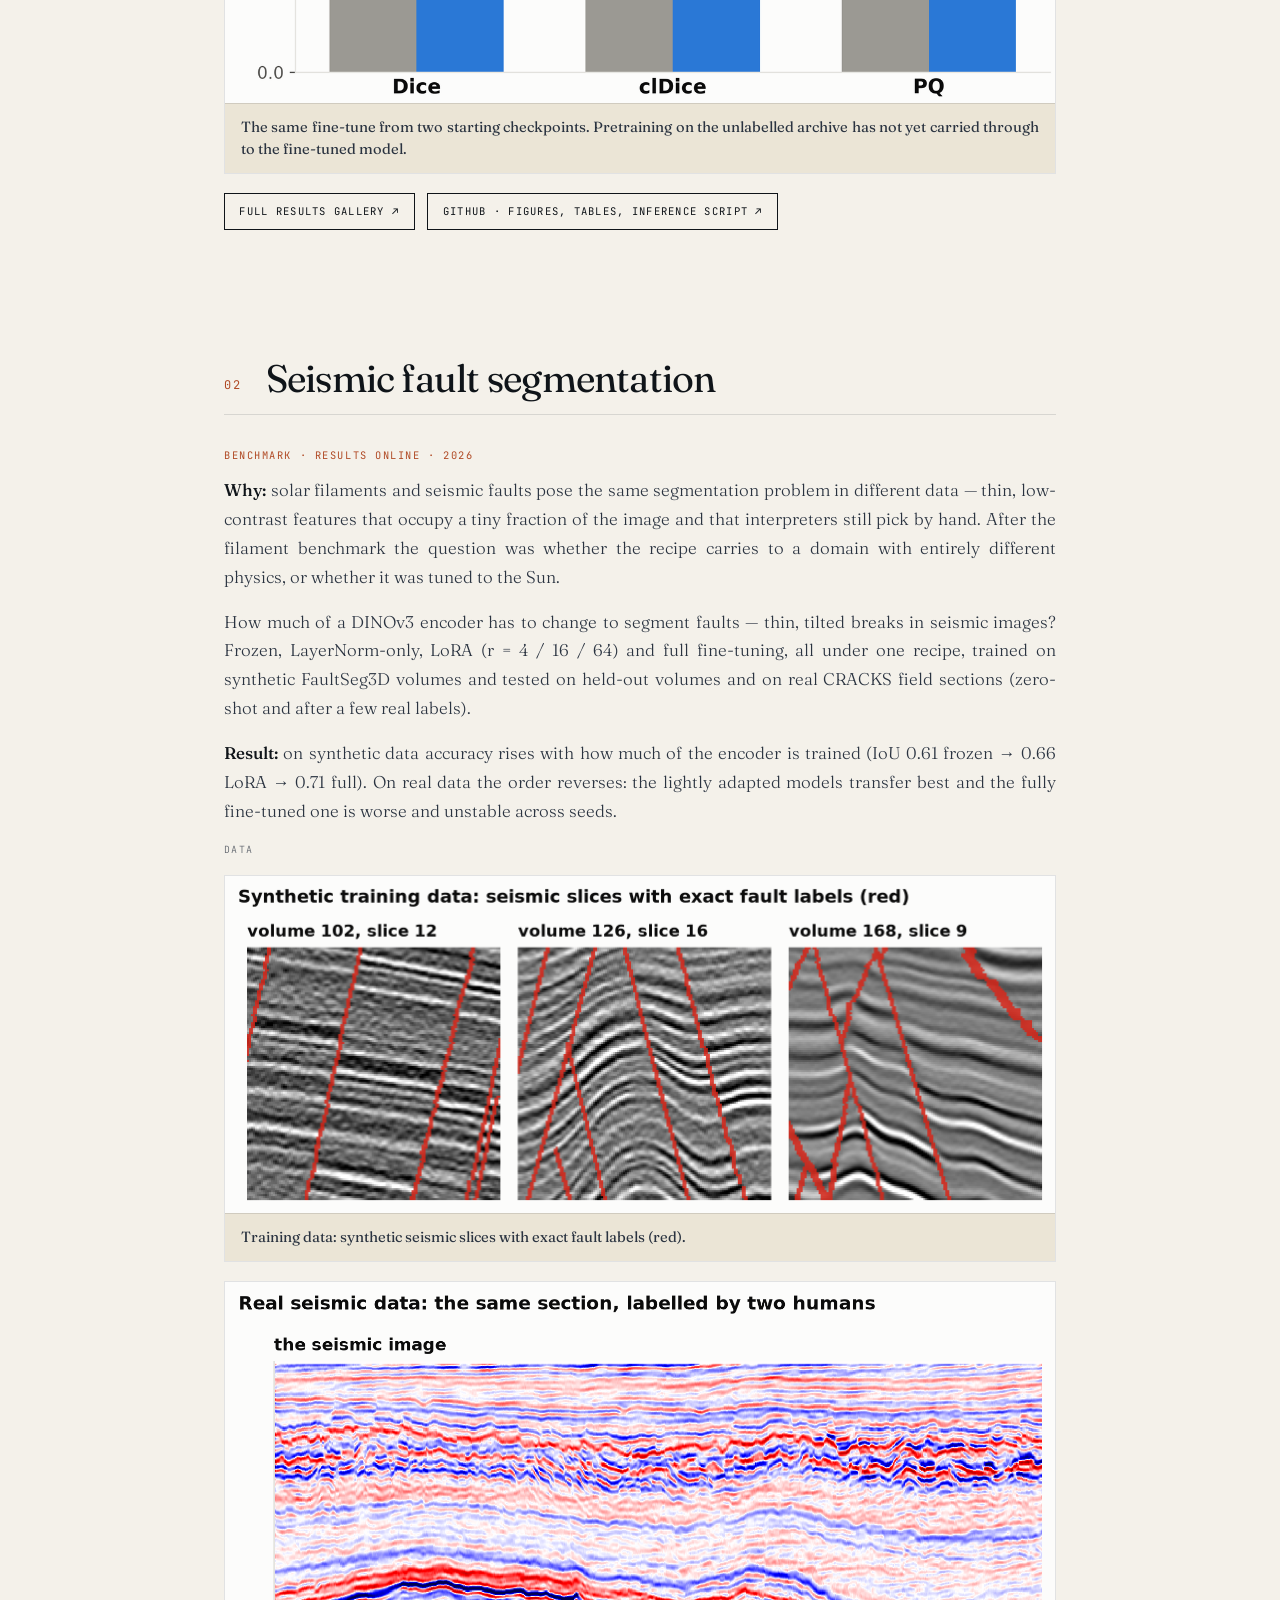
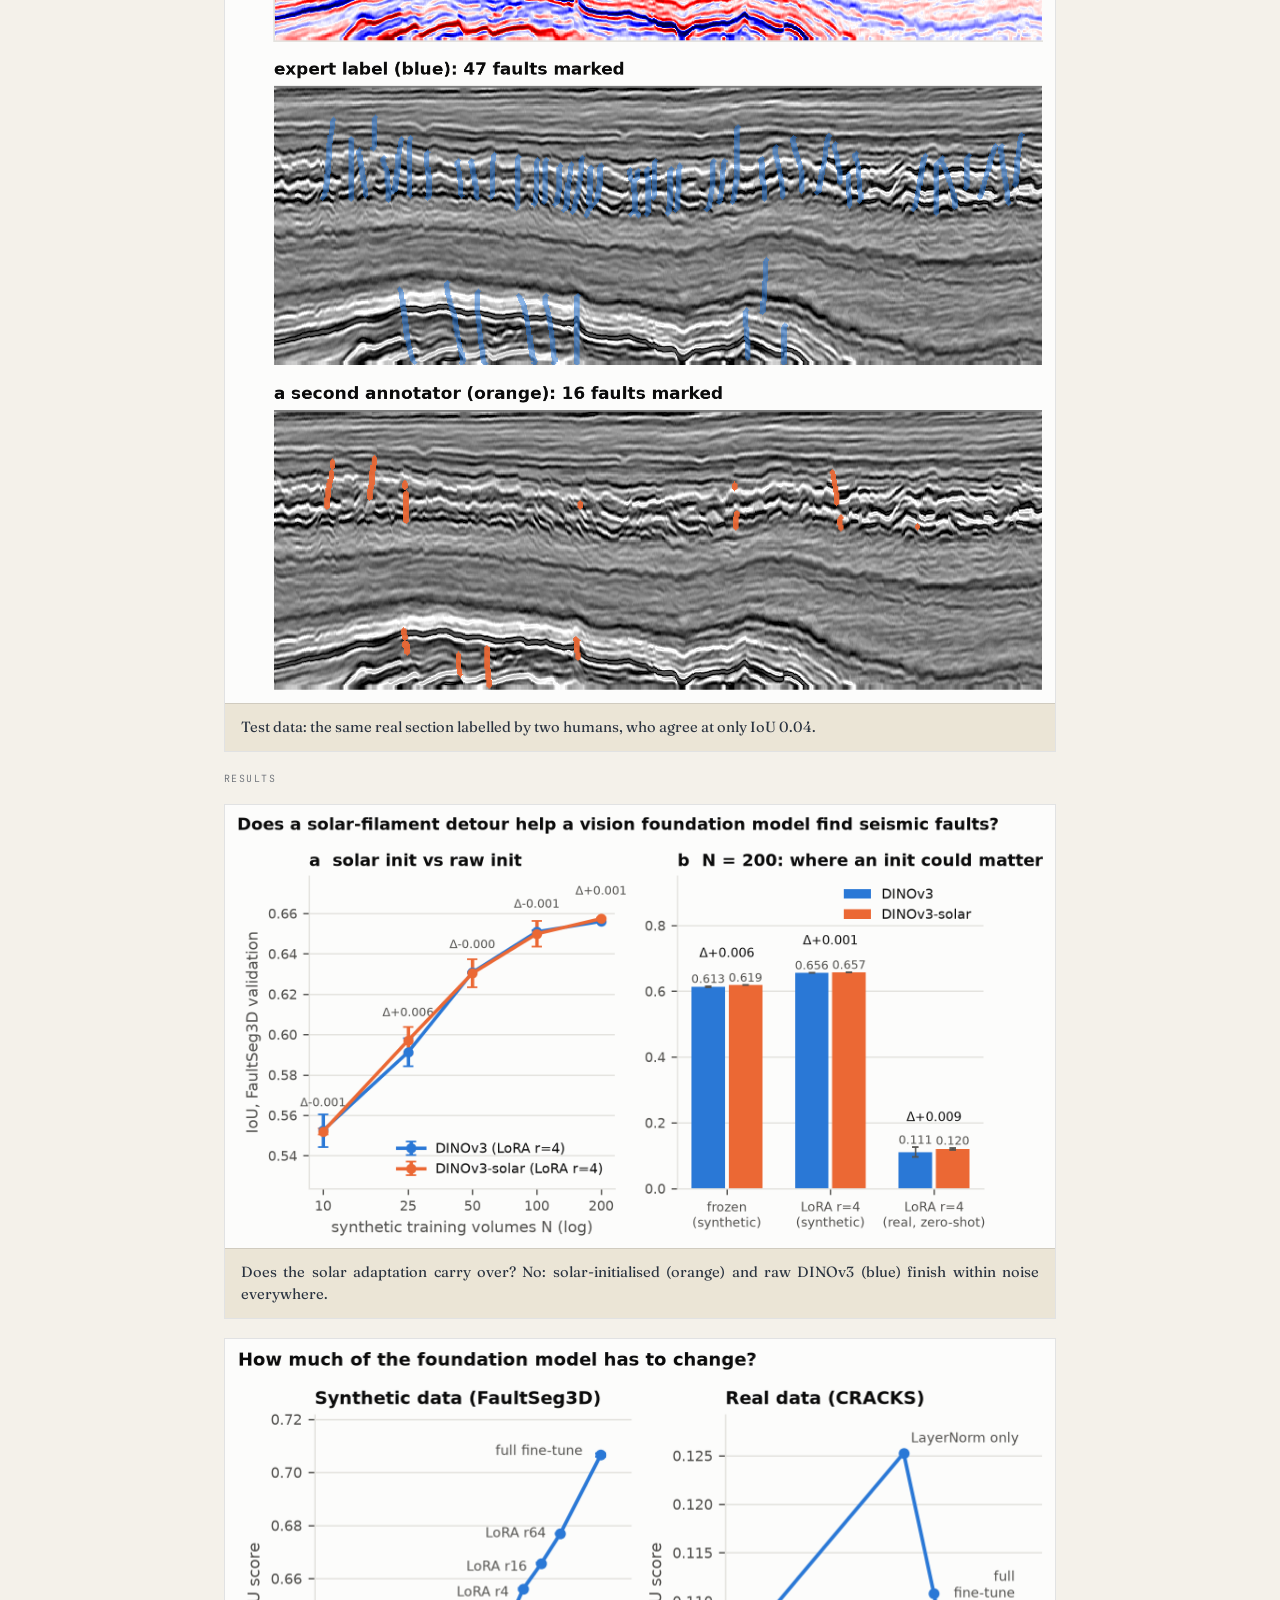
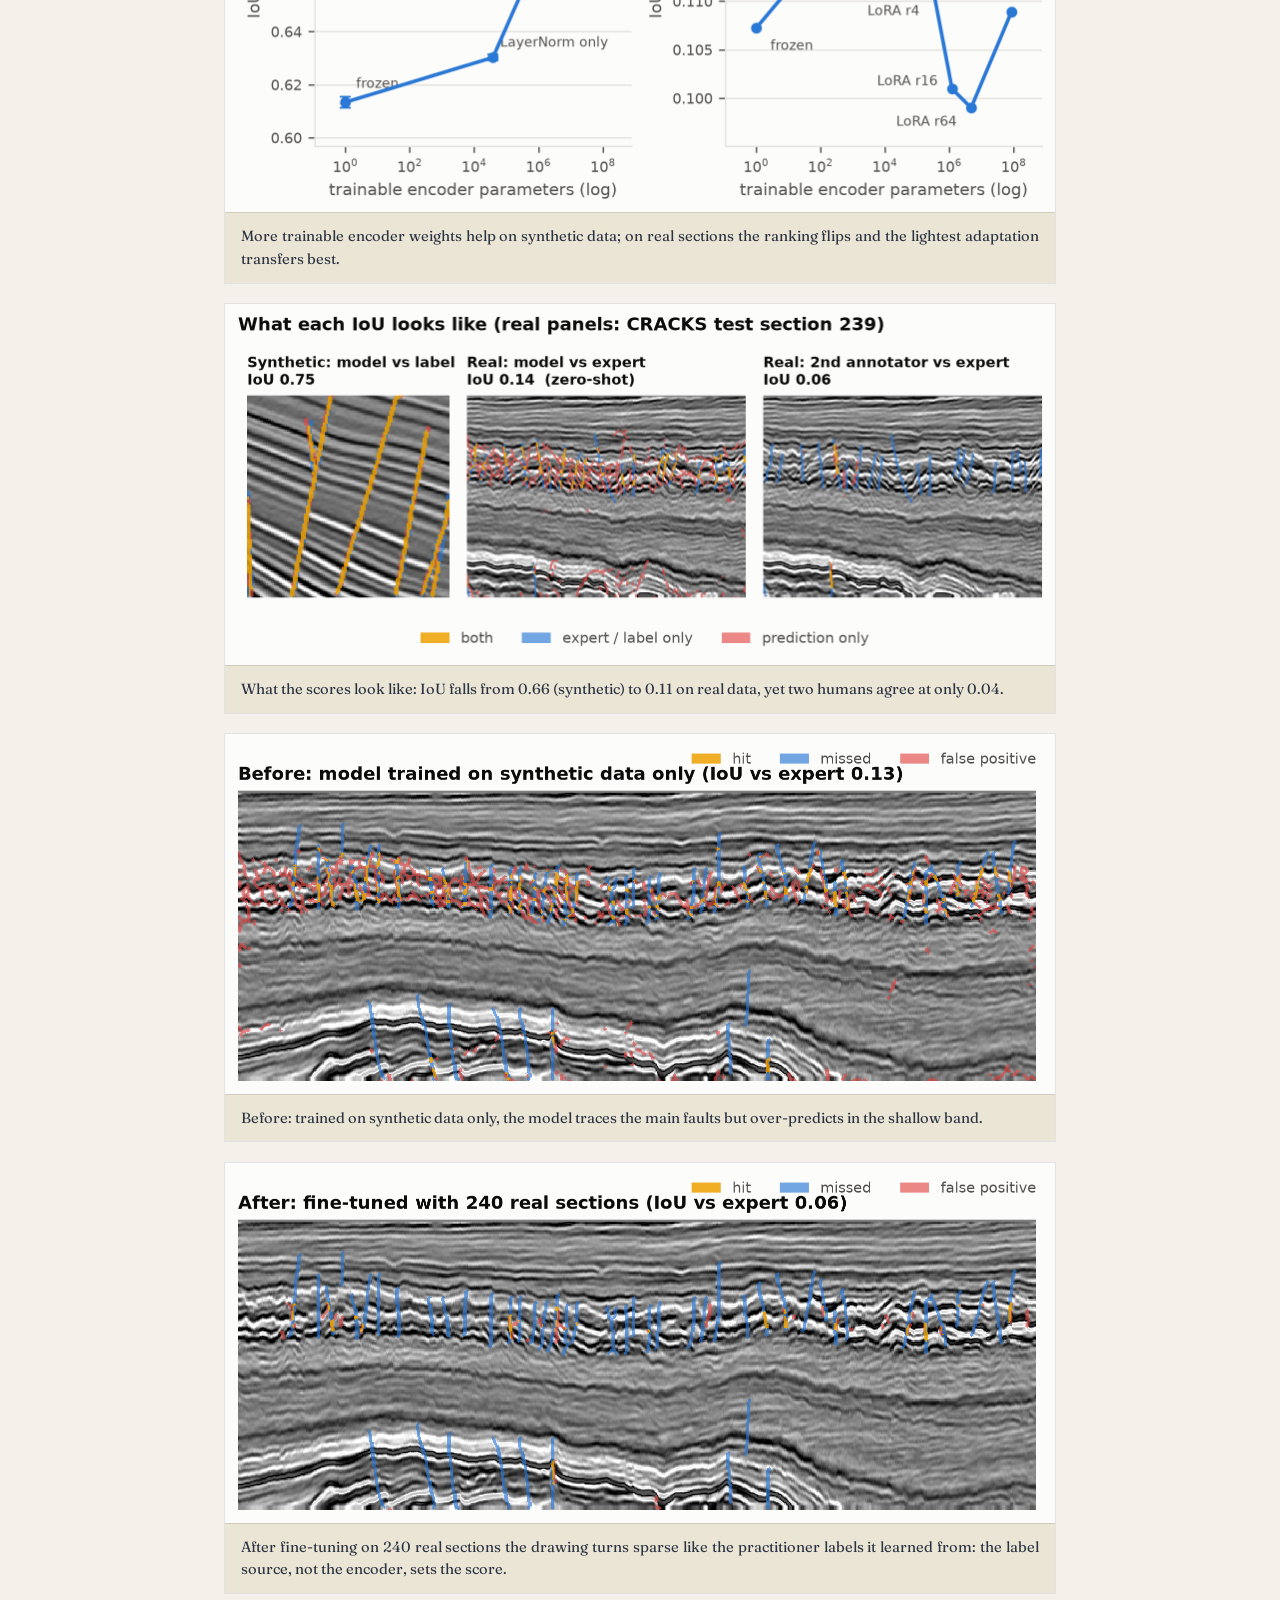
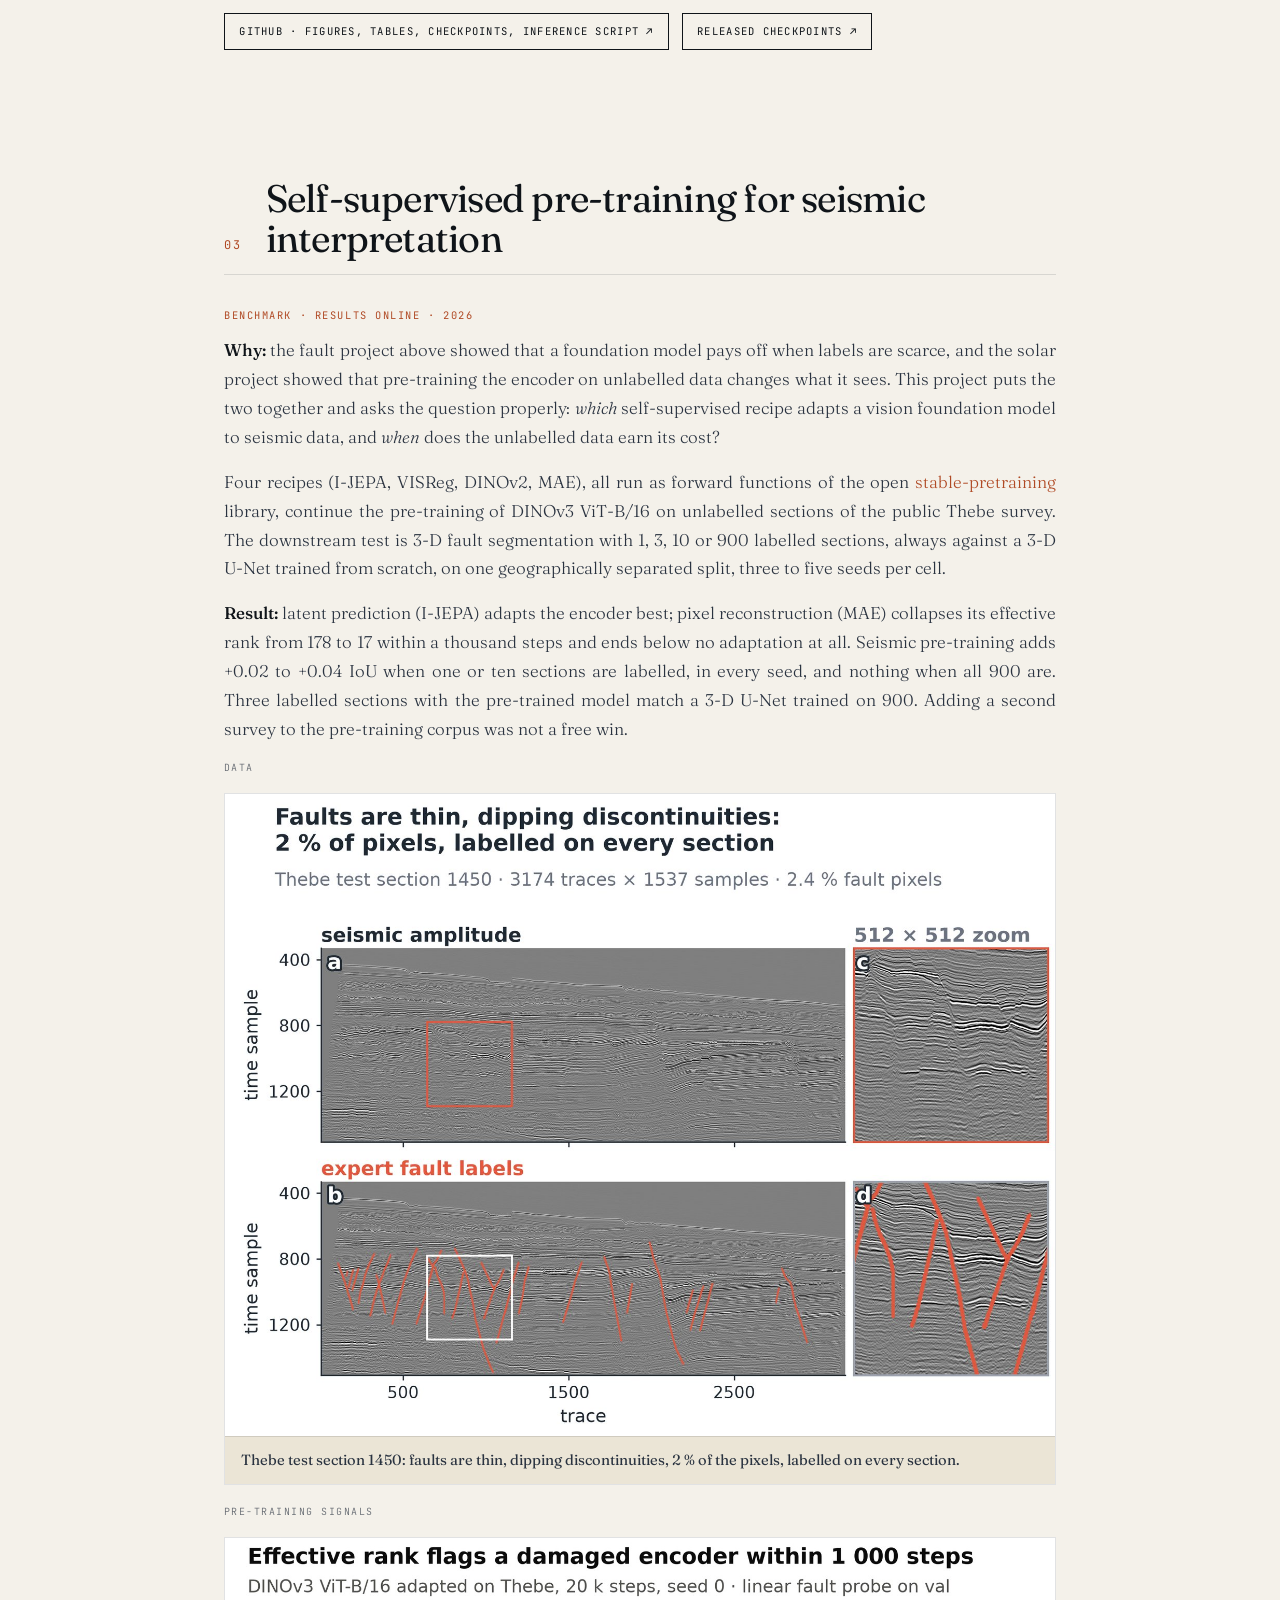
<file: pretraining/index.html>
<!doctype html>
<html lang="en">
<head>
<meta charset="utf-8">
<title>Pretraining SAM 2 on unlabelled solar images · Anh Le</title>
<link rel="canonical" href="https://ducanhle156.github.io/projects.html#dapt">
<meta name="robots" content="noindex">
<!-- 1s fallback for browsers without JS; the script below jumps sooner -->
<meta http-equiv="refresh" content="1; url=/projects.html#dapt">
<style>body{font-family:Georgia,serif;background:#f4f1ea;color:#0f1419;
margin:0;display:grid;place-items:center;min-height:100vh;text-align:center}
a{color:#b04a25}p{font-size:.95rem;opacity:.75}</style>
</head>
<body>
<div>
  <p>Taking you to <b>Pretraining SAM 2 on unlabelled solar images</b>…</p>
  <p><a href="/projects.html#dapt">Continue</a></p>
</div>
<!-- count the short link itself, then jump -->
<script data-goatcounter="https://ducanhle156.goatcounter.com/count"
        async src="//gc.zgo.at/count.js"></script>
<script>setTimeout(function(){location.replace("/projects.html#dapt");},250);</script>
</body>
</html>
</file>
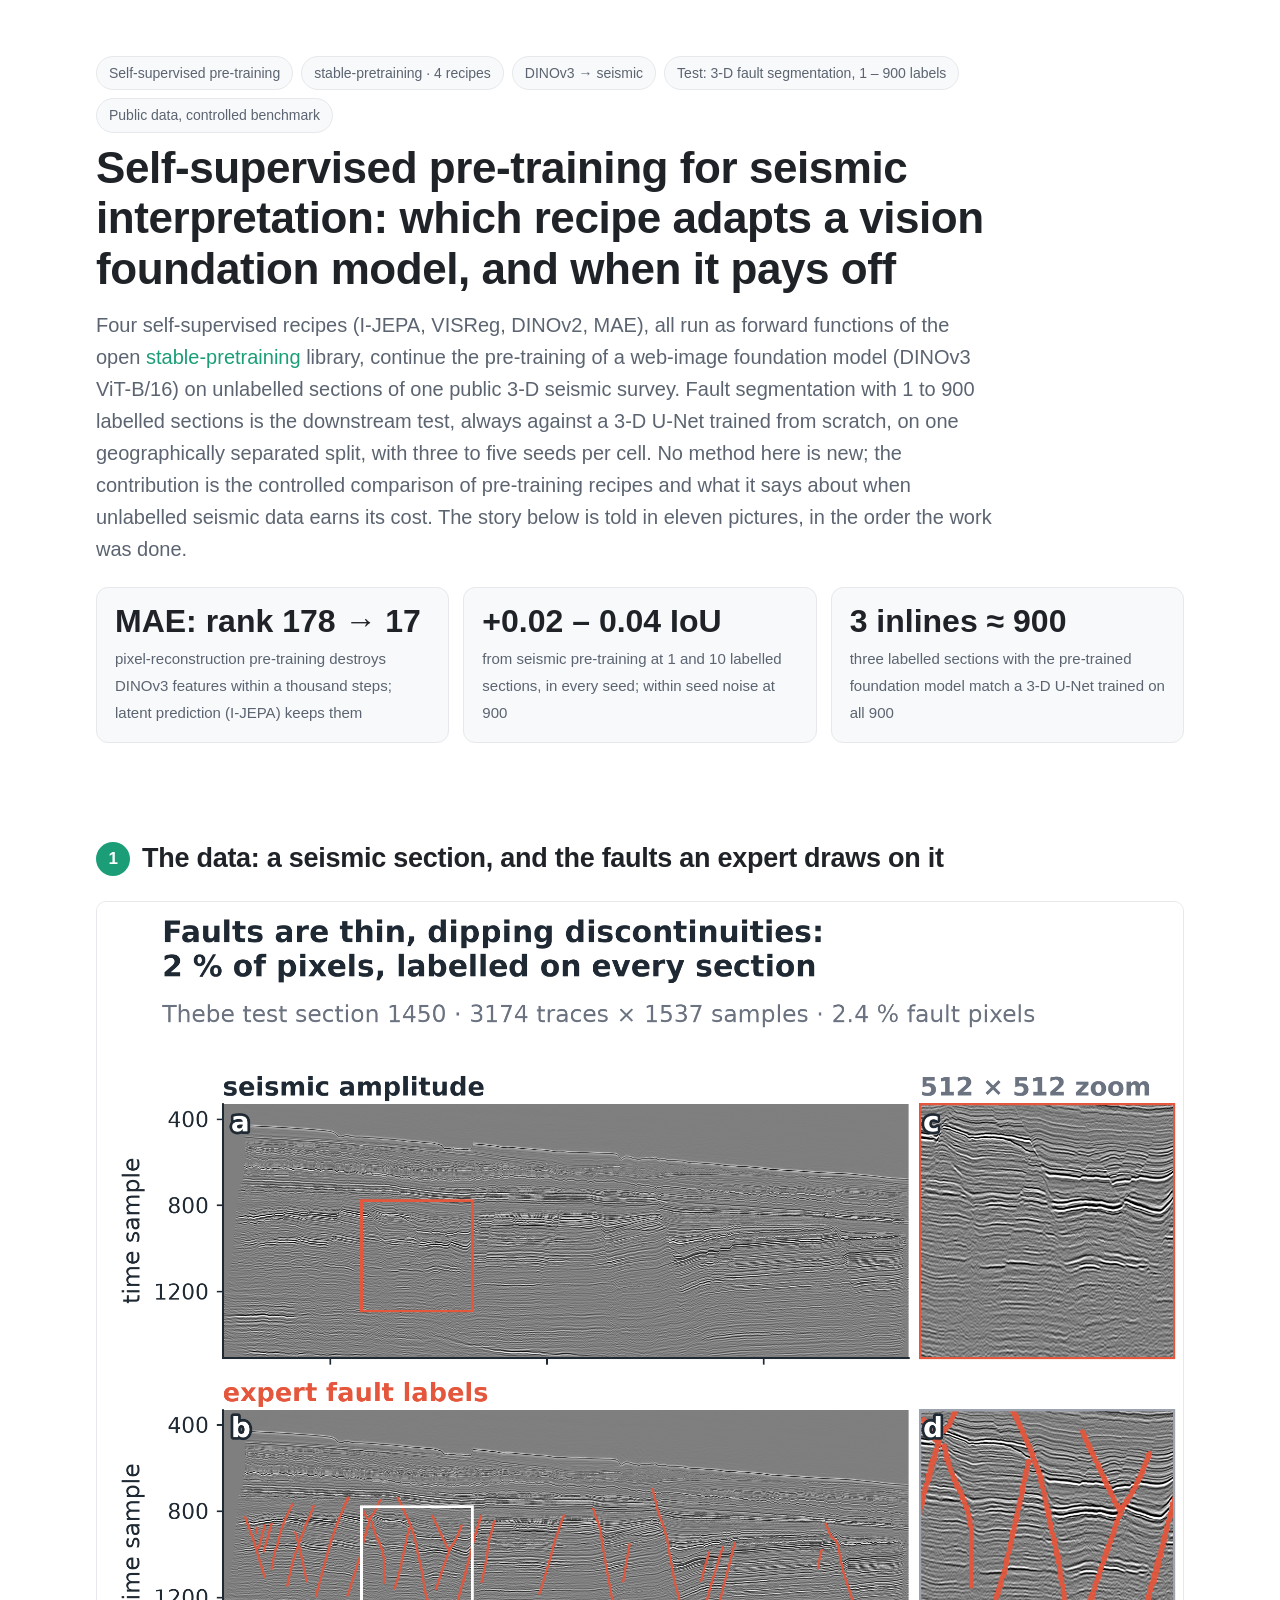
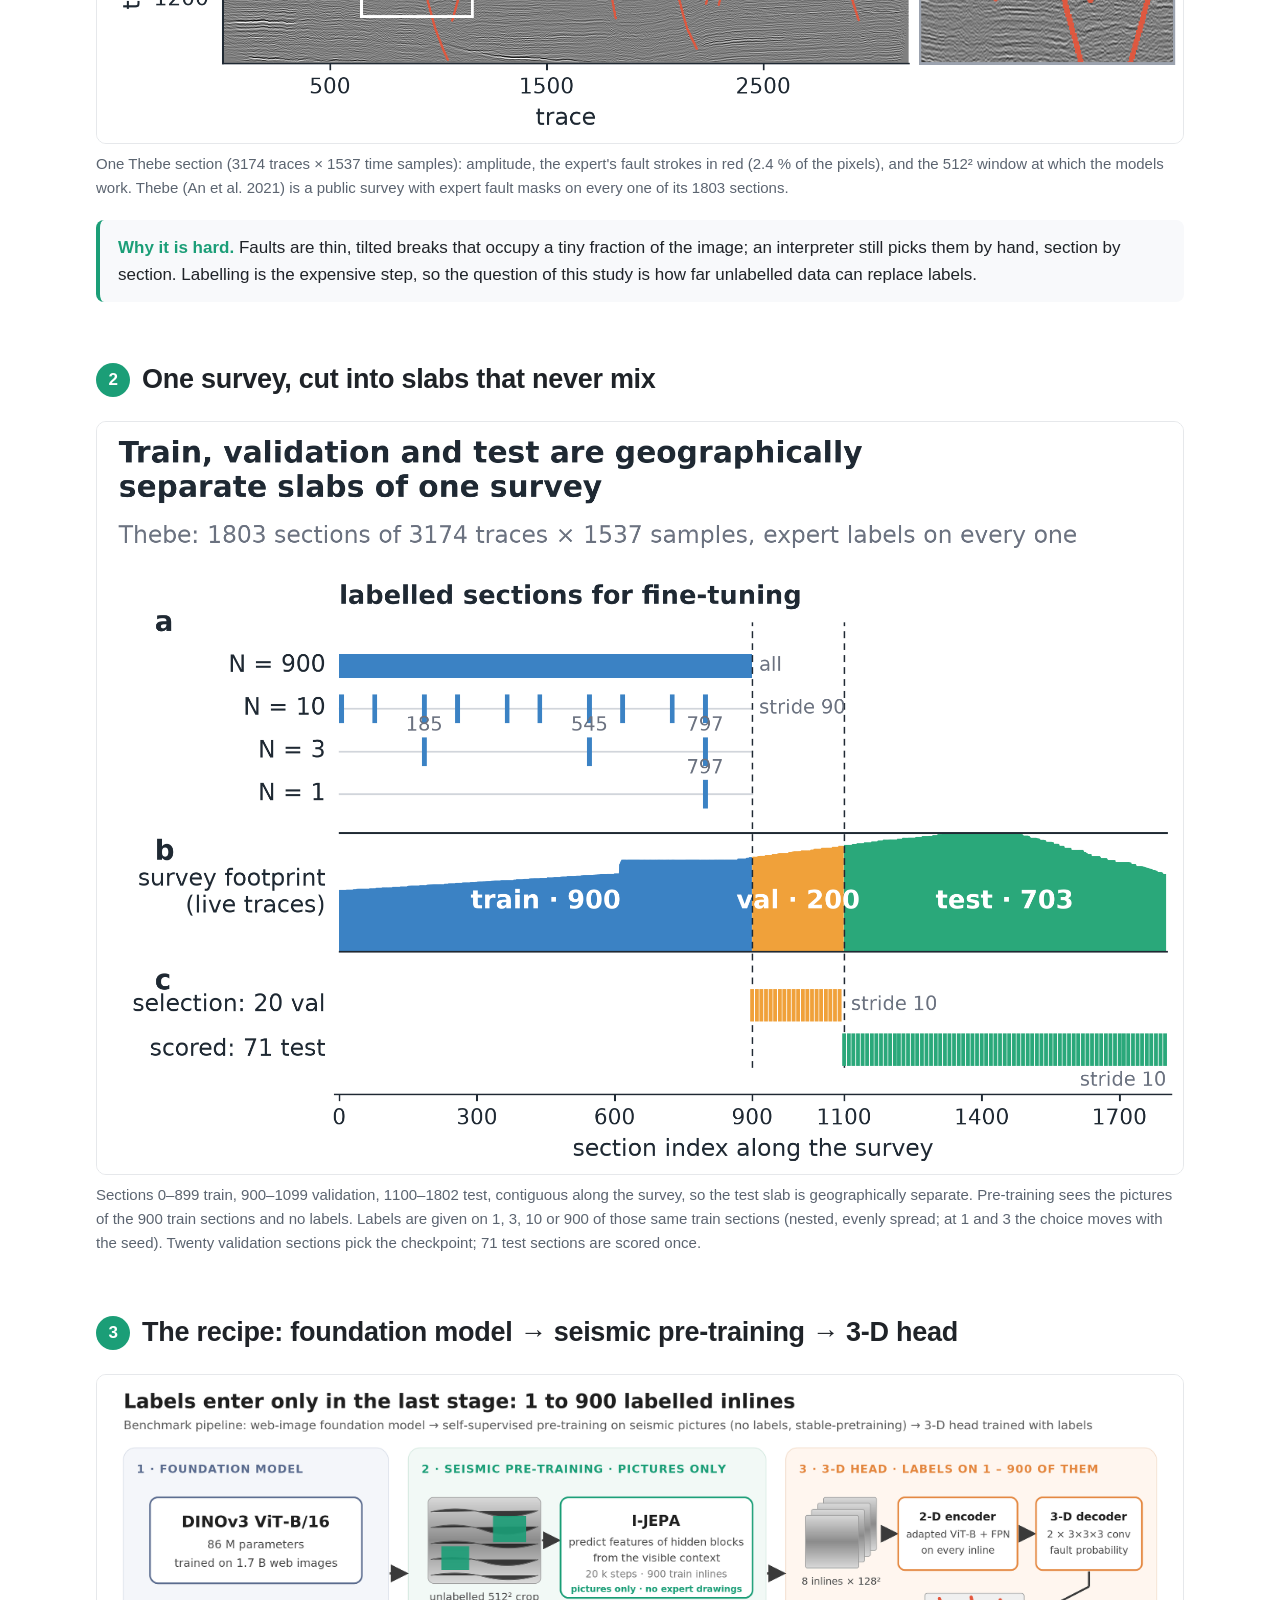
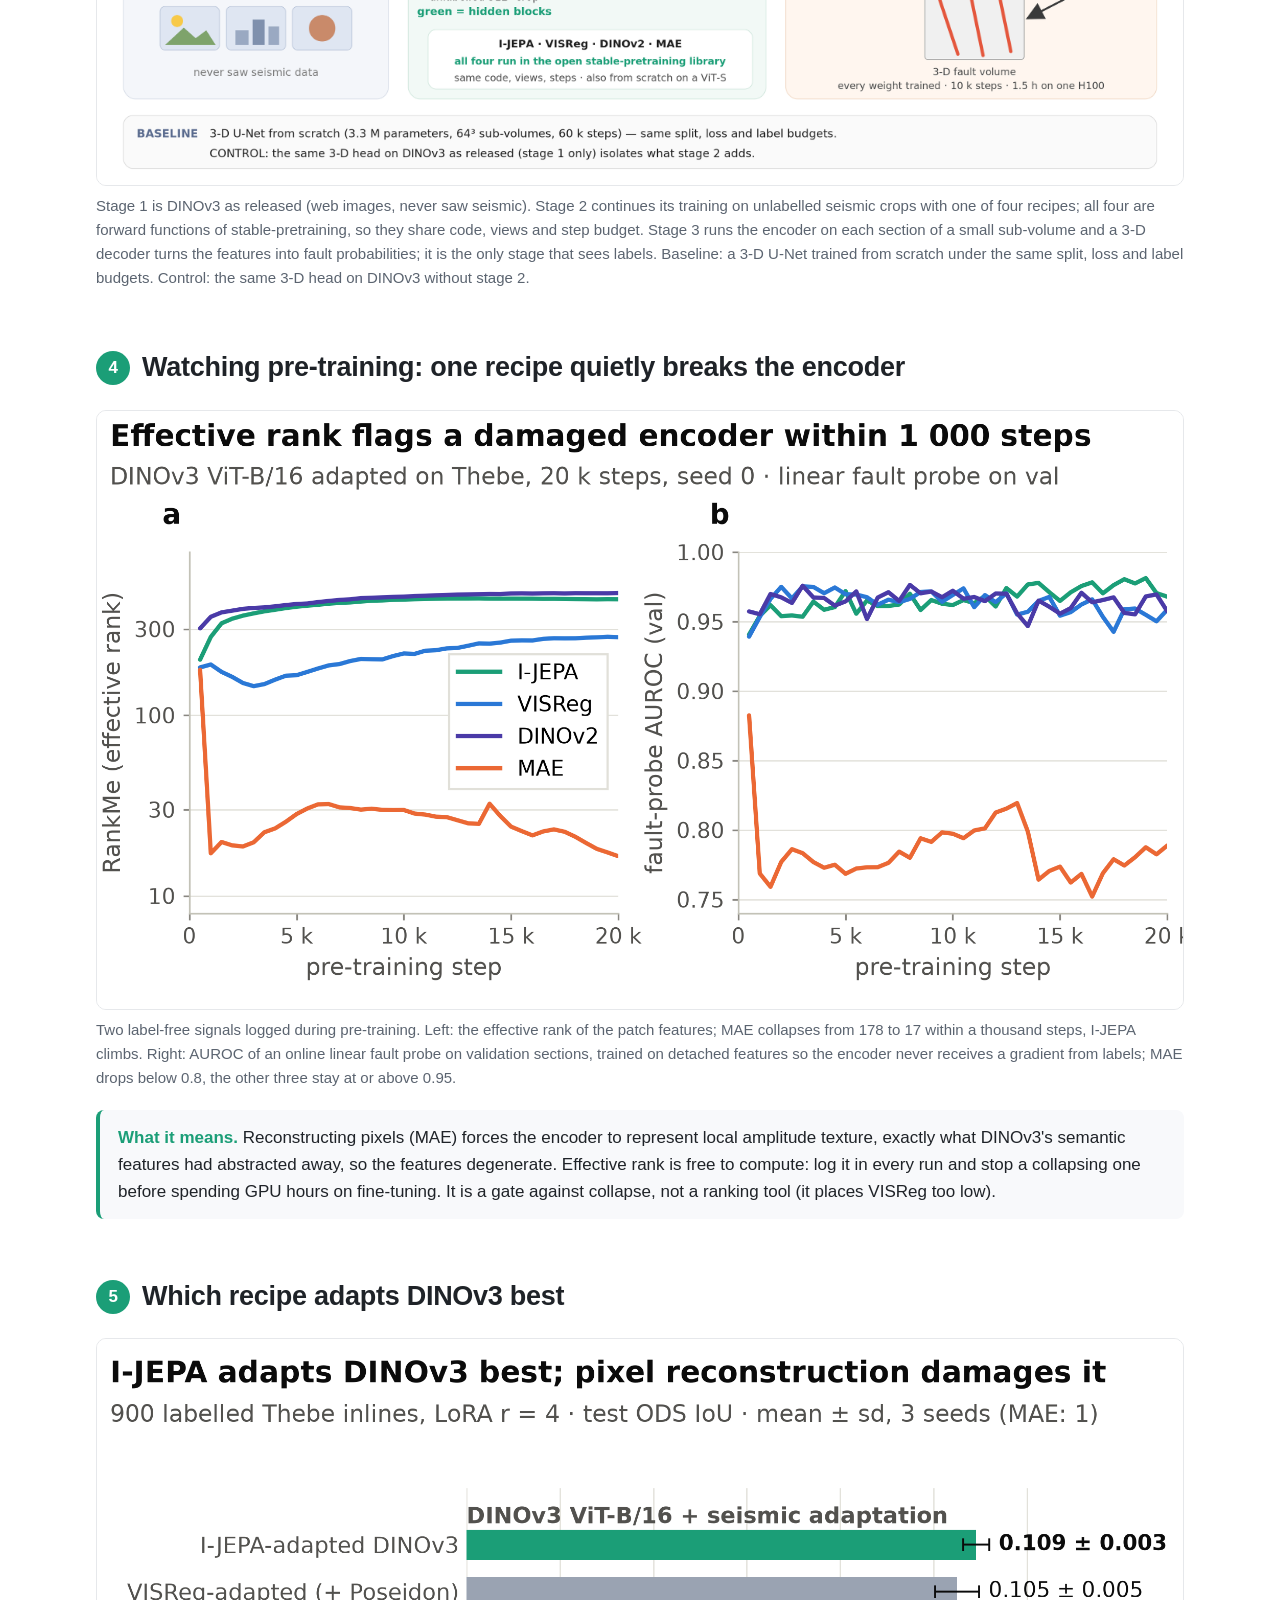
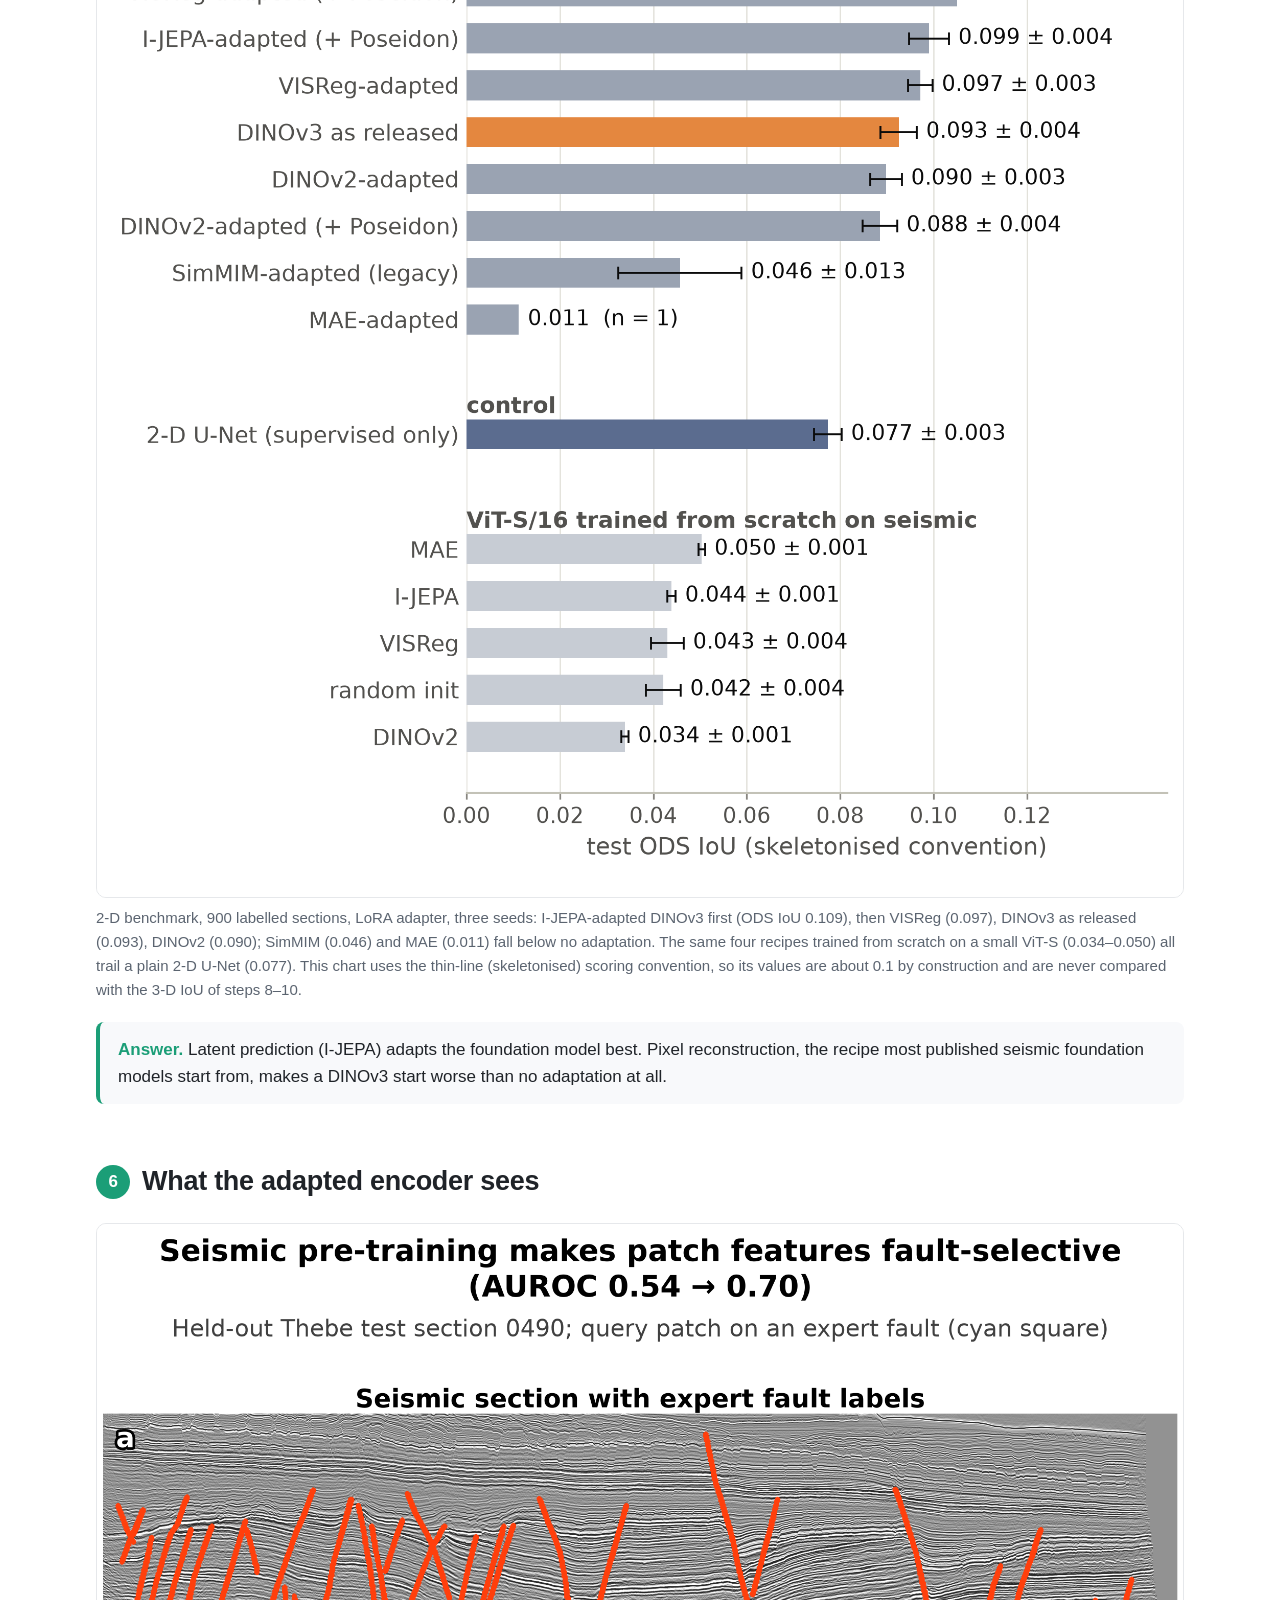
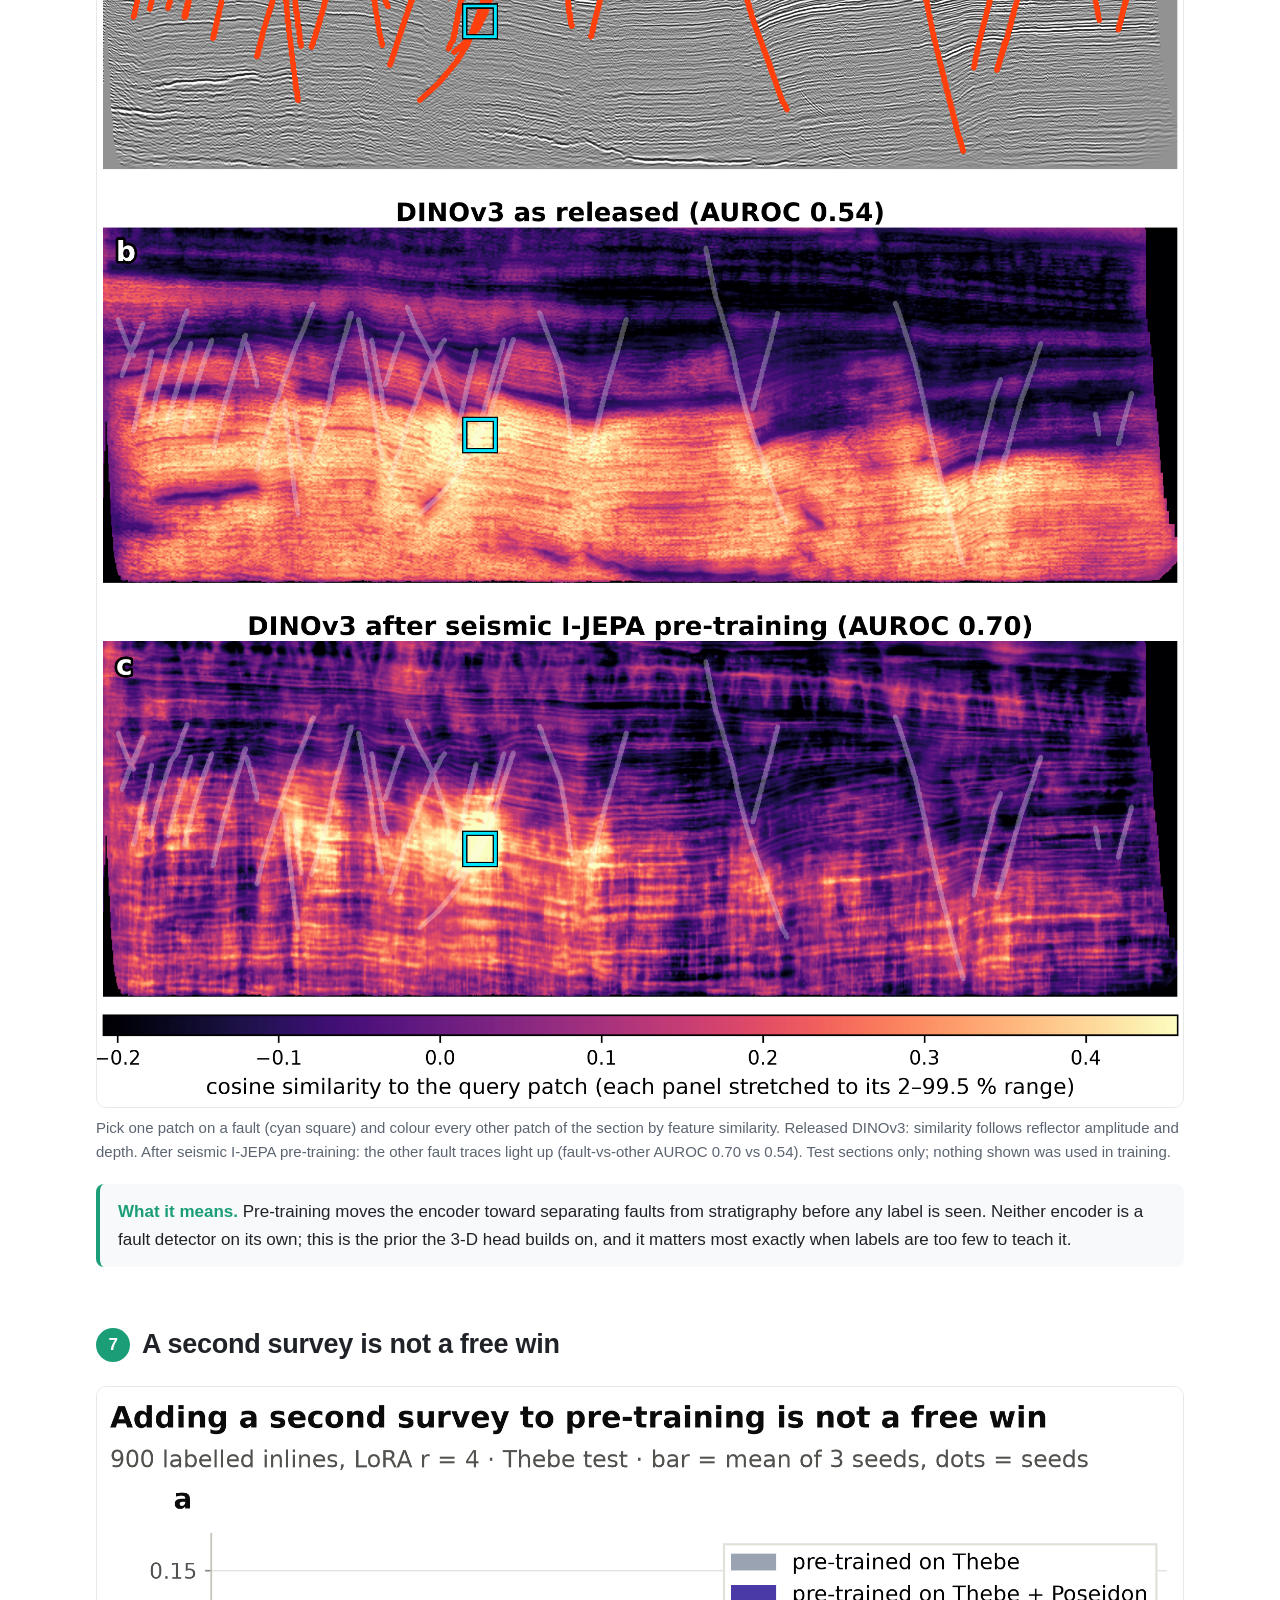
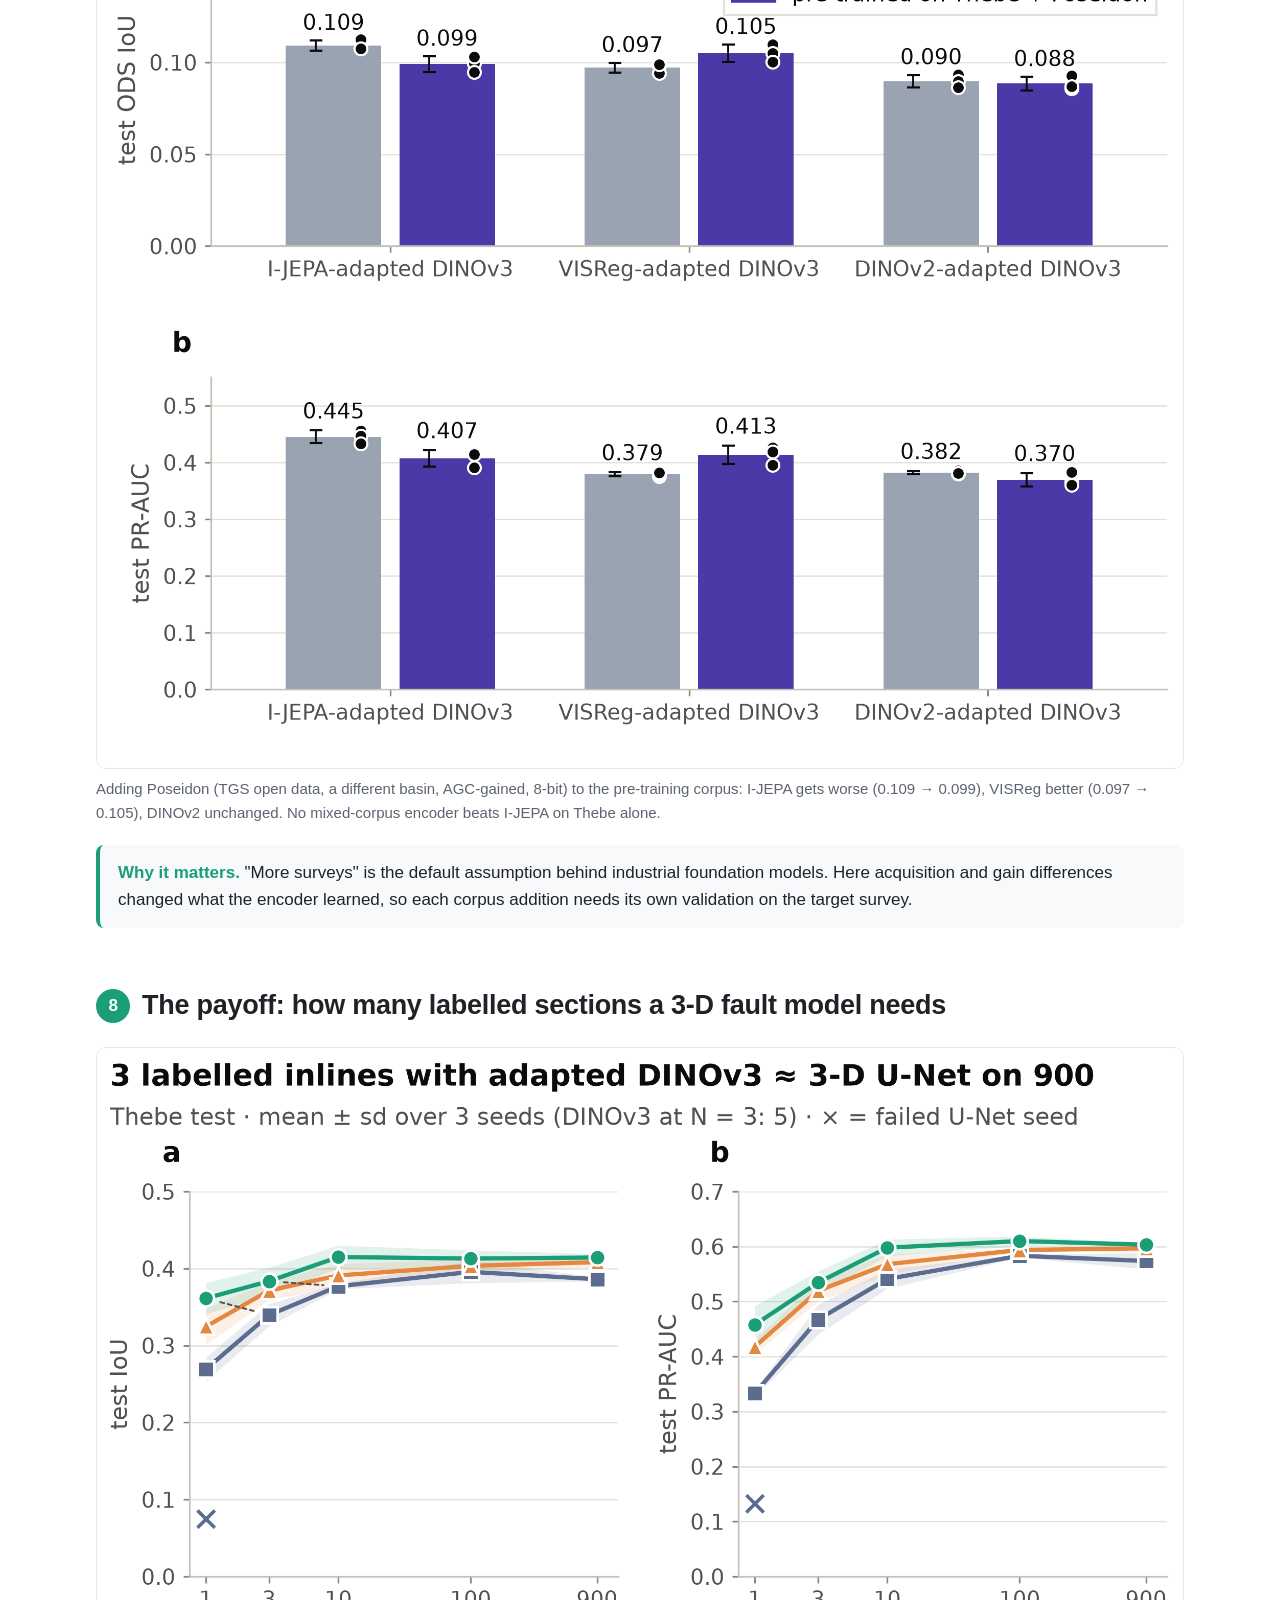
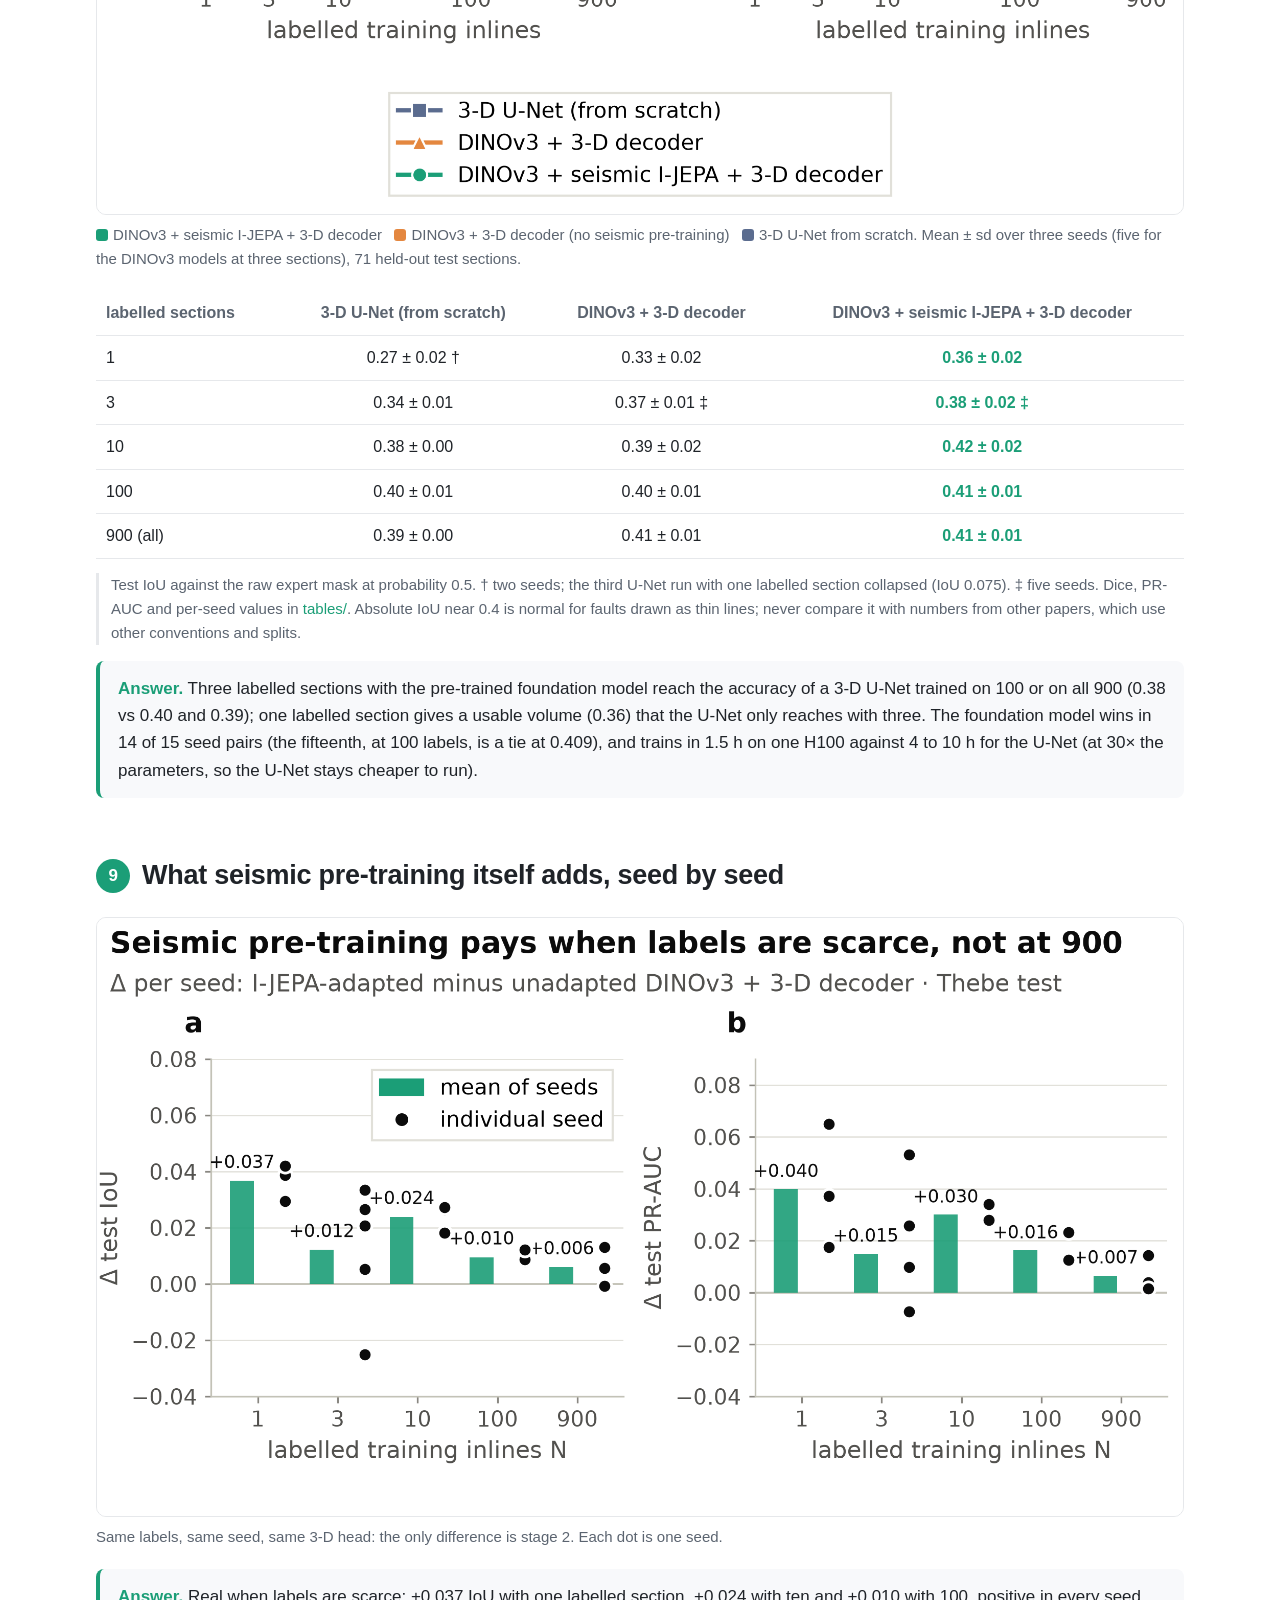
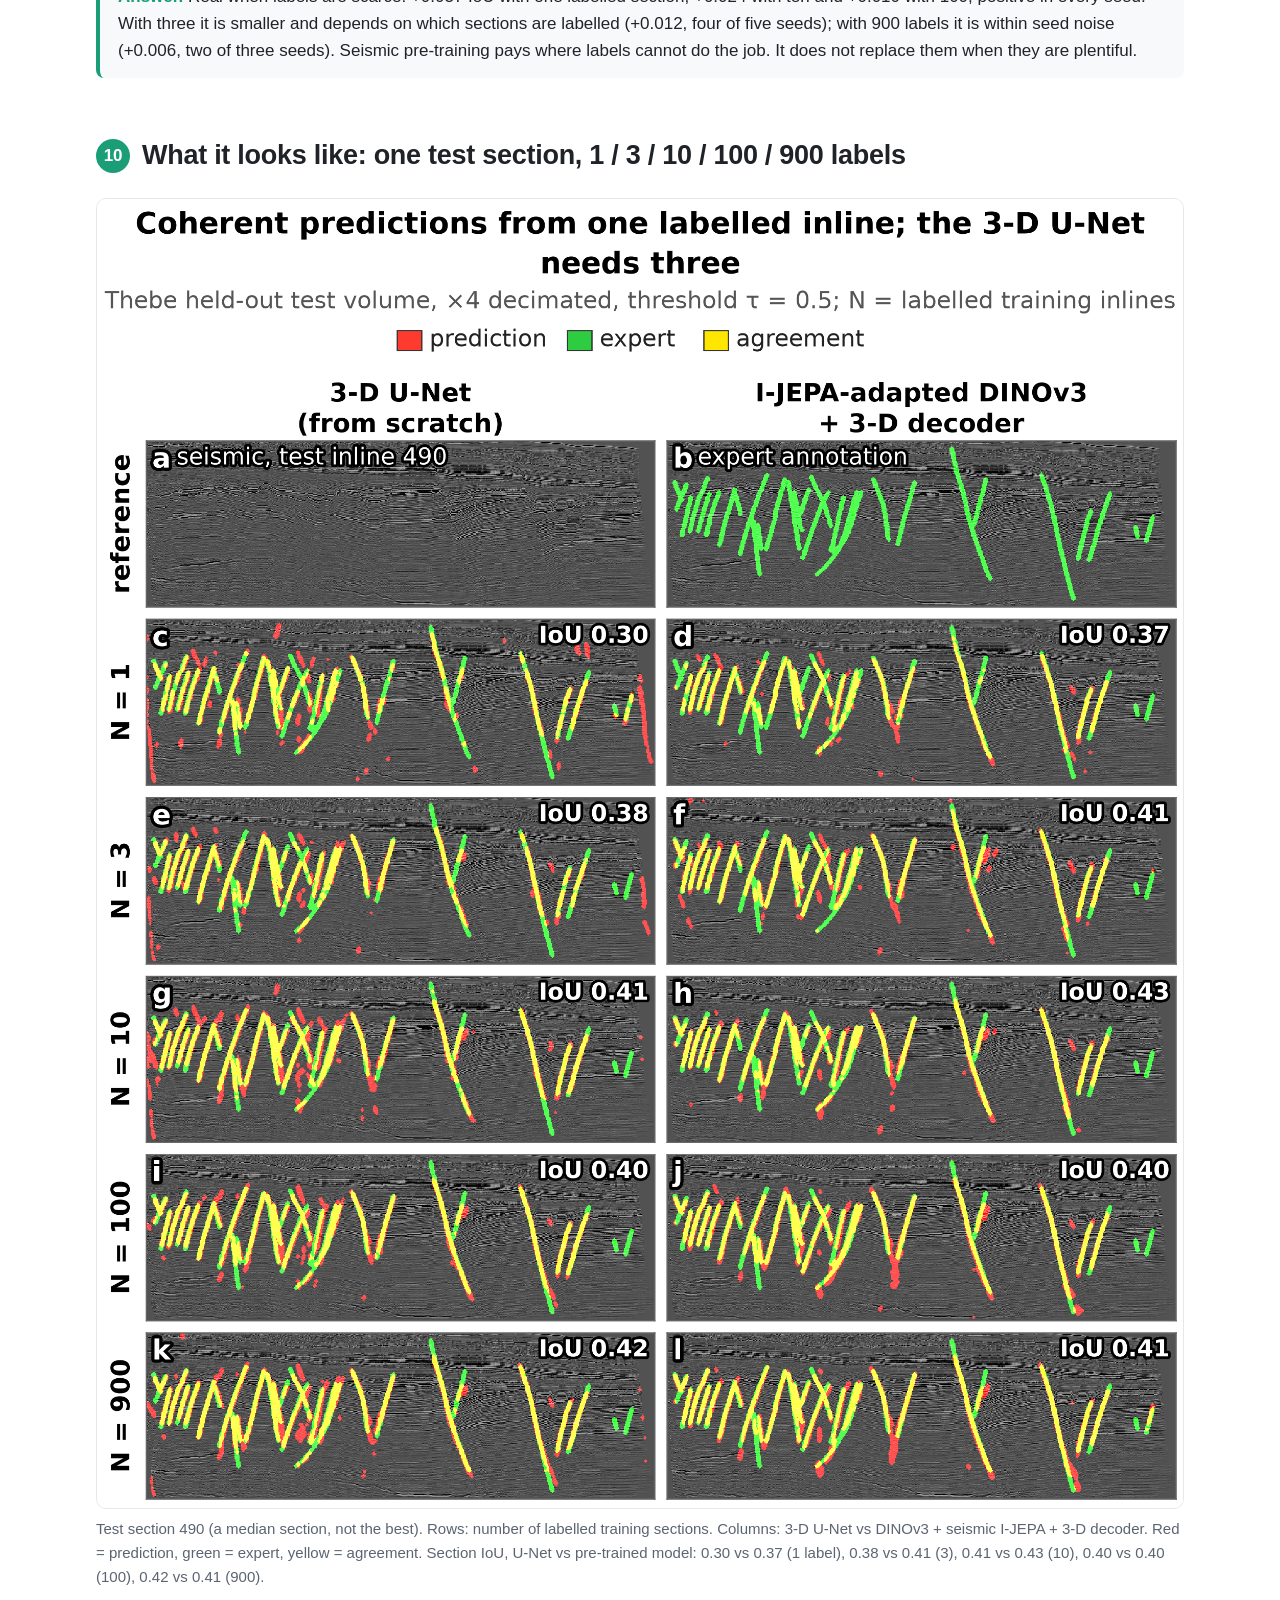
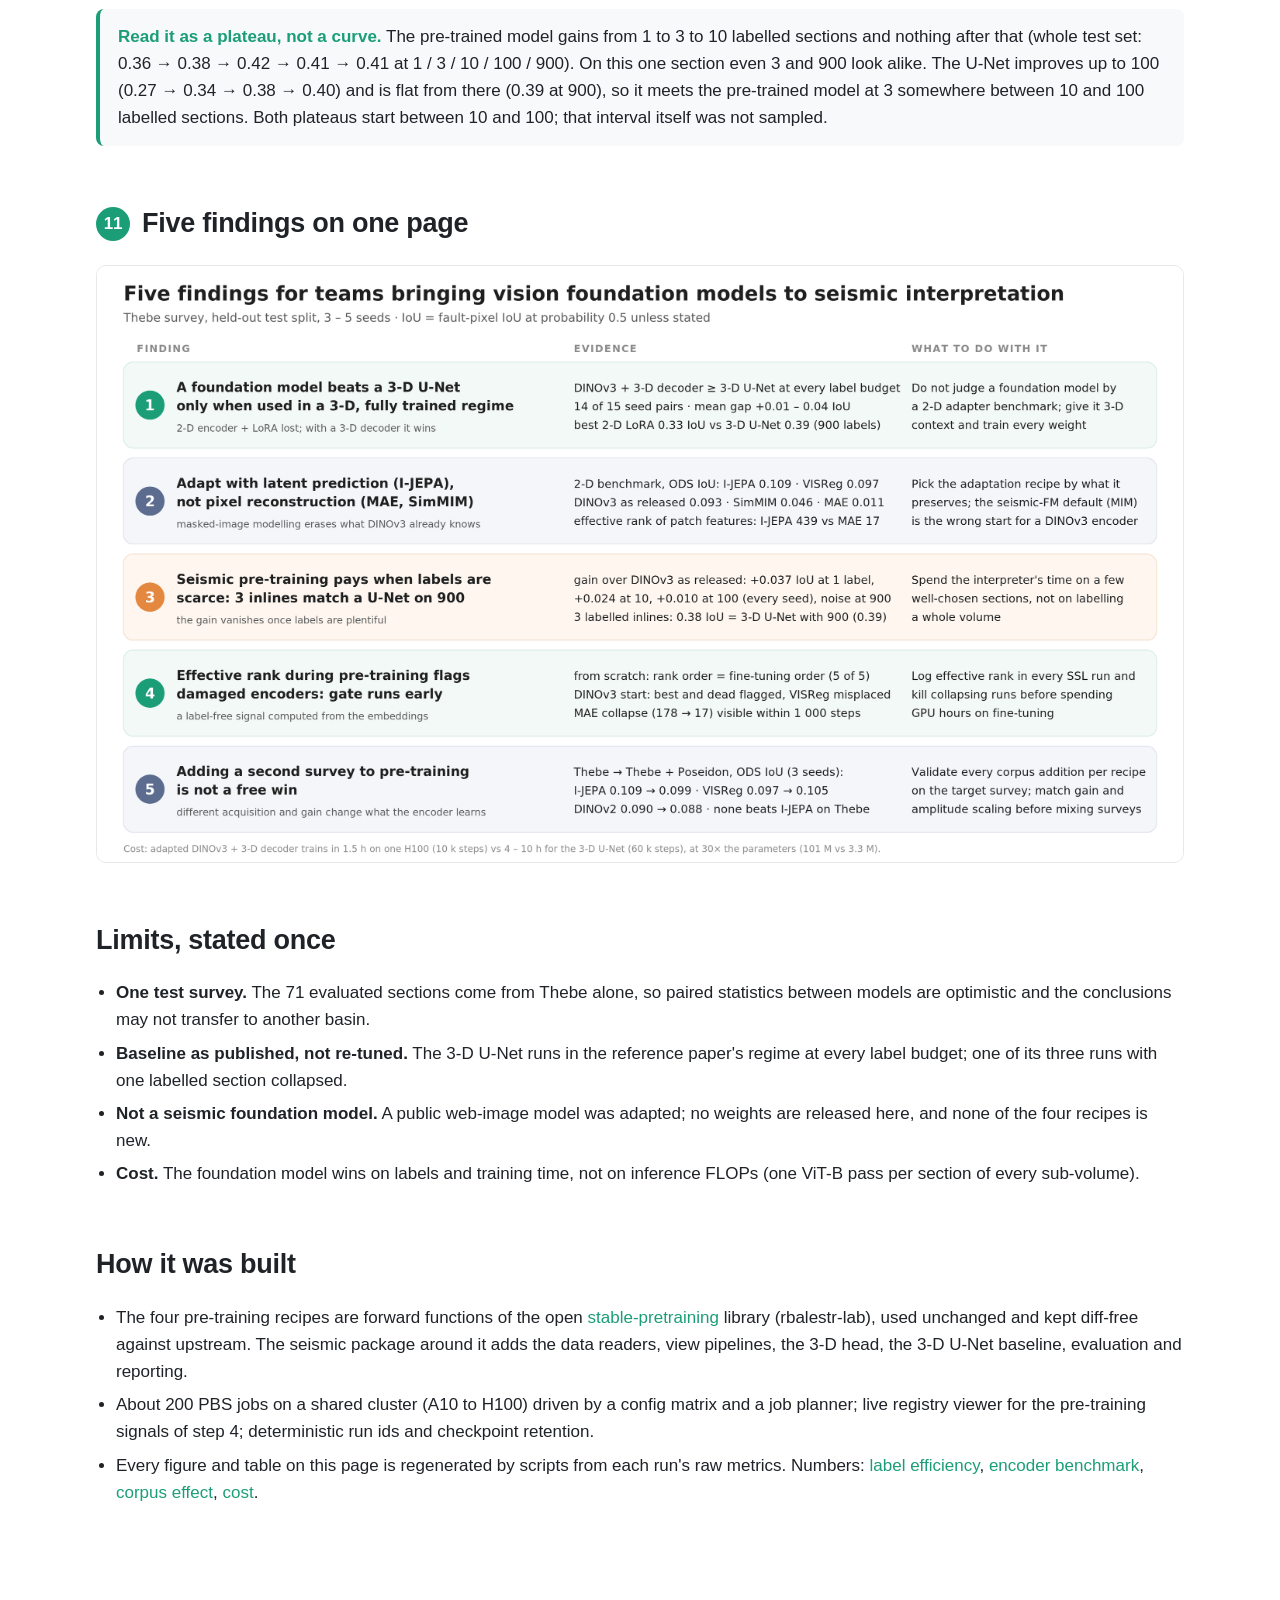
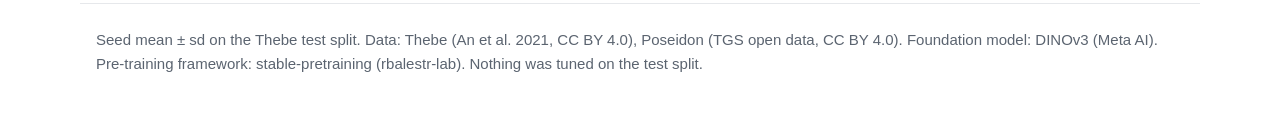
<file: seismic-pretraining/index.html>
<!doctype html>
<html lang="en">
<head>
<meta charset="utf-8">
<meta name="viewport" content="width=device-width, initial-scale=1">
<title>Self-supervised pre-training for seismic interpretation</title>
<meta name="description" content="Which self-supervised recipe adapts a vision foundation model (DINOv3) to seismic data, and when does it pay off? Four recipes run in the open stable-pretraining library, tested on 3-D fault segmentation with 1 to 900 labelled sections against a 3-D U-Net.">
<meta property="og:title" content="Self-supervised pre-training for seismic interpretation">
<meta property="og:description" content="Which recipe adapts a vision foundation model to seismic data, and when it pays off. A controlled benchmark on public data, told in eleven pictures.">
<meta property="og:image" content="https://ducanhle156.github.io/seismic-pretraining/figures/og_preview.jpg">
<meta property="og:image:width" content="1600">
<meta property="og:image:height" content="853">
<meta property="og:image:alt" content="Patch-feature similarity map of DINOv3 after seismic I-JEPA pre-training, lighting up along the expert faults">
<meta property="og:url" content="https://ducanhle156.github.io/seismic-pretraining/">
<meta name="twitter:card" content="summary_large_image">
<meta property="og:type" content="website">
<style>
  :root{--ink:#1f2328;--muted:#5b6470;--line:#e6e8eb;--bg:#ffffff;--card:#f8f9fb;--teal:#1B9E77;--orange:#E4873F;--slate:#5B6C8F}
  *{box-sizing:border-box}
  body{margin:0;background:var(--bg);color:var(--ink);font:17px/1.6 -apple-system,BlinkMacSystemFont,"Segoe UI",Inter,Roboto,Helvetica,Arial,sans-serif}
  a{color:var(--teal);text-decoration:none}a:hover{text-decoration:underline}
  header{padding:56px 16px 20px;max-width:1120px;margin:0 auto}
  h1{font-size:clamp(30px,4vw,44px);line-height:1.15;margin:0 0 14px;letter-spacing:-.01em}
  .lede{font-size:20px;color:var(--muted);max-width:900px;margin:0 0 22px}
  .pills{display:flex;flex-wrap:wrap;gap:8px;margin:0 0 10px}
  .pill{font-size:14px;padding:5px 12px;border:1px solid var(--line);border-radius:999px;color:var(--muted);background:var(--card)}
  main{max-width:1120px;margin:0 auto;padding:0 16px 80px}
  section{margin:56px 0 0}
  h2{font-size:27px;margin:0 0 6px;letter-spacing:-.01em;display:flex;align-items:baseline;gap:12px}
  h2 .n{flex:none;display:inline-block;width:34px;height:34px;line-height:34px;border-radius:50%;background:var(--teal);color:#fff;font-size:17px;font-weight:700;text-align:center;position:relative;top:-3px}
  .sub{color:var(--muted);margin:0 0 18px;font-size:17px}
  figure{margin:20px 0;padding:0}
  figure img{width:100%;height:auto;display:block;border:1px solid var(--line);border-radius:10px;background:#fff}
  figcaption{font-size:15px;color:var(--muted);margin-top:8px}
  .kpis{display:grid;grid-template-columns:repeat(3,1fr);gap:14px;margin:18px 0}
  @media (max-width:820px){.kpis{grid-template-columns:1fr}}
  .kpi{background:var(--card);border:1px solid var(--line);border-radius:12px;padding:16px 18px}
  .kpi b{display:block;font-size:32px;line-height:1.1;margin-bottom:6px}
  .kpi span{color:var(--muted);font-size:15px}
  .answer{background:var(--card);border-left:4px solid var(--teal);border-radius:8px;padding:14px 18px;margin:16px 0}
  .answer b{color:var(--teal)}
  table{border-collapse:collapse;width:100%;font-size:16px;margin:14px 0}
  th,td{padding:9px 10px;border-bottom:1px solid var(--line);text-align:center}
  th:first-child,td:first-child{text-align:left}
  th{color:var(--muted);font-weight:600}
  .best{color:var(--teal);font-weight:700}
  .frame{width:100%;aspect-ratio:16/10;border:1px solid var(--line);border-radius:10px;background:#0f1218}
  ul{padding-left:20px}li{margin:6px 0}
  .note{font-size:15px;color:var(--muted);border-left:3px solid var(--line);padding-left:12px;margin:14px 0}
  footer{max-width:1120px;margin:0 auto;padding:24px 16px 60px;color:var(--muted);font-size:15px;border-top:1px solid var(--line)}
  .sw{display:inline-block;width:12px;height:12px;border-radius:3px;vertical-align:-1px;margin-right:5px}
</style>
</head>
<body>
<header>
  <div class="pills">
    <span class="pill">Self-supervised pre-training</span><span class="pill">stable-pretraining · 4 recipes</span>
    <span class="pill">DINOv3 → seismic</span><span class="pill">Test: 3-D fault segmentation, 1 – 900 labels</span><span class="pill">Public data, controlled benchmark</span>
  </div>
  <h1>Self-supervised pre-training for seismic interpretation: which recipe adapts a vision foundation model, and when it pays off</h1>
  <p class="lede">Four self-supervised recipes (I-JEPA, VISReg, DINOv2, MAE), all run as forward functions of the open <a href="https://github.com/rbalestr-lab/stable-pretraining">stable-pretraining</a> library, continue the pre-training of a web-image foundation model (DINOv3 ViT-B/16) on unlabelled sections of one public 3-D seismic survey. Fault segmentation with 1 to 900 labelled sections is the downstream test, always against a 3-D U-Net trained from scratch, on one geographically separated split, with three to five seeds per cell. No method here is new; the contribution is the controlled comparison of pre-training recipes and what it says about when unlabelled seismic data earns its cost. The story below is told in eleven pictures, in the order the work was done.</p>
  <div class="kpis">
    <div class="kpi"><b>MAE: rank 178 → 17</b><span>pixel-reconstruction pre-training destroys DINOv3 features within a thousand steps; latent prediction (I-JEPA) keeps them</span></div>
    <div class="kpi"><b>+0.02 – 0.04 IoU</b><span>from seismic pre-training at 1 and 10 labelled sections, in every seed; within seed noise at 900</span></div>
    <div class="kpi"><b>3 inlines ≈ 900</b><span>three labelled sections with the pre-trained foundation model match a 3-D U-Net trained on all 900</span></div>
  </div>
</header>

<main>
<section id="s1">
  <h2><span class="n">1</span>The data: a seismic section, and the faults an expert draws on it</h2>
  <figure><img src="figures/data_section_faults.png" alt="A Thebe test section with expert fault labels and a zoomed 512 by 512 window">
  <figcaption>One Thebe section (3174 traces × 1537 time samples): amplitude, the expert's fault strokes in red (2.4 % of the pixels), and the 512² window at which the models work. Thebe (An et al. 2021) is a public survey with expert fault masks on every one of its 1803 sections.</figcaption></figure>
  <div class="answer"><b>Why it is hard.</b> Faults are thin, tilted breaks that occupy a tiny fraction of the image; an interpreter still picks them by hand, section by section. Labelling is the expensive step, so the question of this study is how far unlabelled data can replace labels.</div>
</section>

<section id="s2">
  <h2><span class="n">2</span>One survey, cut into slabs that never mix</h2>
  <figure><img src="figures/data_split.png" alt="Map view of the Thebe survey split into contiguous train, validation and test slabs, with the labelled-section budgets">
  <figcaption>Sections 0–899 train, 900–1099 validation, 1100–1802 test, contiguous along the survey, so the test slab is geographically separate. Pre-training sees the pictures of the 900 train sections and no labels. Labels are given on 1, 3, 10 or 900 of those same train sections (nested, evenly spread; at 1 and 3 the choice moves with the seed). Twenty validation sections pick the checkpoint; 71 test sections are scored once.</figcaption></figure>
</section>

<section id="s3">
  <h2><span class="n">3</span>The recipe: foundation model → seismic pre-training → 3-D head</h2>
  <figure><img src="figures/pipeline.png" alt="Pipeline: DINOv3 foundation model, self-supervised seismic pre-training on pictures only in stable-pretraining, 3-D head trained with labels on 1 to 900 sections">
  <figcaption>Stage 1 is DINOv3 as released (web images, never saw seismic). Stage 2 continues its training on unlabelled seismic crops with one of four recipes; all four are forward functions of stable-pretraining, so they share code, views and step budget. Stage 3 runs the encoder on each section of a small sub-volume and a 3-D decoder turns the features into fault probabilities; it is the only stage that sees labels. Baseline: a 3-D U-Net trained from scratch under the same split, loss and label budgets. Control: the same 3-D head on DINOv3 without stage 2.</figcaption></figure>
</section>

<section id="s4">
  <h2><span class="n">4</span>Watching pre-training: one recipe quietly breaks the encoder</h2>
  <figure><img src="figures/ssl_signals.png" alt="Effective rank of patch features and fault-probe AUROC during self-supervised pre-training for the four recipes">
  <figcaption>Two label-free signals logged during pre-training. Left: the effective rank of the patch features; MAE collapses from 178 to 17 within a thousand steps, I-JEPA climbs. Right: AUROC of an online linear fault probe on validation sections, trained on detached features so the encoder never receives a gradient from labels; MAE drops below 0.8, the other three stay at or above 0.95.</figcaption></figure>
  <div class="answer"><b>What it means.</b> Reconstructing pixels (MAE) forces the encoder to represent local amplitude texture, exactly what DINOv3's semantic features had abstracted away, so the features degenerate. Effective rank is free to compute: log it in every run and stop a collapsing one before spending GPU hours on fine-tuning. It is a gate against collapse, not a ranking tool (it places VISReg too low).</div>
</section>

<section id="s5">
  <h2><span class="n">5</span>Which recipe adapts DINOv3 best</h2>
  <figure><img src="figures/encoder_ranking.png" alt="Ranking of encoders on the 2-D fault benchmark with 900 labelled sections">
  <figcaption>2-D benchmark, 900 labelled sections, LoRA adapter, three seeds: I-JEPA-adapted DINOv3 first (ODS IoU 0.109), then VISReg (0.097), DINOv3 as released (0.093), DINOv2 (0.090); SimMIM (0.046) and MAE (0.011) fall below no adaptation. The same four recipes trained from scratch on a small ViT-S (0.034–0.050) all trail a plain 2-D U-Net (0.077). This chart uses the thin-line (skeletonised) scoring convention, so its values are about 0.1 by construction and are never compared with the 3-D IoU of steps 8–10.</figcaption></figure>
  <div class="answer"><b>Answer.</b> Latent prediction (I-JEPA) adapts the foundation model best. Pixel reconstruction, the recipe most published seismic foundation models start from, makes a DINOv3 start worse than no adaptation at all.</div>
</section>

<section id="s6">
  <h2><span class="n">6</span>What the adapted encoder sees</h2>
  <figure><img src="figures/features_similarity.png" alt="Similarity of every patch to one query patch on a fault, DINOv3 as released versus seismic-adapted, on held-out test sections">
  <figcaption>Pick one patch on a fault (cyan square) and colour every other patch of the section by feature similarity. Released DINOv3: similarity follows reflector amplitude and depth. After seismic I-JEPA pre-training: the other fault traces light up (fault-vs-other AUROC 0.70 vs 0.54). Test sections only; nothing shown was used in training.</figcaption></figure>
  <div class="answer"><b>What it means.</b> Pre-training moves the encoder toward separating faults from stratigraphy before any label is seen. Neither encoder is a fault detector on its own; this is the prior the 3-D head builds on, and it matters most exactly when labels are too few to teach it.</div>
</section>

<section id="s7">
  <h2><span class="n">7</span>A second survey is not a free win</h2>
  <figure><img src="figures/corpus_effect.png" alt="Pre-training on Thebe alone versus Thebe plus Poseidon for three recipes">
  <figcaption>Adding Poseidon (TGS open data, a different basin, AGC-gained, 8-bit) to the pre-training corpus: I-JEPA gets worse (0.109 → 0.099), VISReg better (0.097 → 0.105), DINOv2 unchanged. No mixed-corpus encoder beats I-JEPA on Thebe alone.</figcaption></figure>
  <div class="answer"><b>Why it matters.</b> "More surveys" is the default assumption behind industrial foundation models. Here acquisition and gain differences changed what the encoder learned, so each corpus addition needs its own validation on the target survey.</div>
</section>

<section id="s8">
  <h2><span class="n">8</span>The payoff: how many labelled sections a 3-D fault model needs</h2>
  <figure><img src="figures/label_efficiency.png" alt="Test IoU and PR-AUC versus 1, 3, 10, 100 and 900 labelled sections for the three 3-D models">
  <figcaption><span class="sw" style="background:var(--teal)"></span>DINOv3 + seismic I-JEPA + 3-D decoder &nbsp; <span class="sw" style="background:var(--orange)"></span>DINOv3 + 3-D decoder (no seismic pre-training) &nbsp; <span class="sw" style="background:var(--slate)"></span>3-D U-Net from scratch. Mean ± sd over three seeds (five for the DINOv3 models at three sections), 71 held-out test sections.</figcaption></figure>
  <table>
    <thead><tr><th>labelled sections</th><th>3-D U-Net (from scratch)</th><th>DINOv3 + 3-D decoder</th><th>DINOv3 + seismic I-JEPA + 3-D decoder</th></tr></thead>
    <tbody>
      <tr><td>1</td><td>0.27 ± 0.02 †</td><td>0.33 ± 0.02</td><td class="best">0.36 ± 0.02</td></tr>
      <tr><td>3</td><td>0.34 ± 0.01</td><td>0.37 ± 0.01 ‡</td><td class="best">0.38 ± 0.02 ‡</td></tr>
      <tr><td>10</td><td>0.38 ± 0.00</td><td>0.39 ± 0.02</td><td class="best">0.42 ± 0.02</td></tr>
      <tr><td>100</td><td>0.40 ± 0.01</td><td>0.40 ± 0.01</td><td class="best">0.41 ± 0.01</td></tr>
      <tr><td>900 (all)</td><td>0.39 ± 0.00</td><td>0.41 ± 0.01</td><td class="best">0.41 ± 0.01</td></tr>
    </tbody>
  </table>
  <p class="note">Test IoU against the raw expert mask at probability 0.5. † two seeds; the third U-Net run with one labelled section collapsed (IoU 0.075). ‡ five seeds. Dice, PR-AUC and per-seed values in <a href="tables/label_efficiency_3d.md">tables/</a>. Absolute IoU near 0.4 is normal for faults drawn as thin lines; never compare it with numbers from other papers, which use other conventions and splits.</p>
  <div class="answer"><b>Answer.</b> Three labelled sections with the pre-trained foundation model reach the accuracy of a 3-D U-Net trained on 100 or on all 900 (0.38 vs 0.40 and 0.39); one labelled section gives a usable volume (0.36) that the U-Net only reaches with three. The foundation model wins in 14 of 15 seed pairs (the fifteenth, at 100 labels, is a tie at 0.409), and trains in 1.5 h on one H100 against 4 to 10 h for the U-Net (at 30× the parameters, so the U-Net stays cheaper to run).</div>
</section>

<section id="s9">
  <h2><span class="n">9</span>What seismic pre-training itself adds, seed by seed</h2>
  <figure><img src="figures/dapt_gain.png" alt="Paired per-seed gain in test IoU of seismic I-JEPA pre-training over DINOv3 as released, at each label budget">
  <figcaption>Same labels, same seed, same 3-D head: the only difference is stage 2. Each dot is one seed.</figcaption></figure>
  <div class="answer"><b>Answer.</b> Real when labels are scarce: +0.037 IoU with one labelled section, +0.024 with ten and +0.010 with 100, positive in every seed. With three it is smaller and depends on which sections are labelled (+0.012, four of five seeds); with 900 labels it is within seed noise (+0.006, two of three seeds). Seismic pre-training pays where labels cannot do the job. It does not replace them when they are plentiful.</div>
</section>

<section id="s10">
  <h2><span class="n">10</span>What it looks like: one test section, 1 / 3 / 10 / 100 / 900 labels</h2>
  <figure><img src="figures/label_scarcity_storyboard.png" alt="The same test section predicted by the 3-D U-Net and by the pre-trained DINOv3 model with 1, 3, 10, 100 and 900 labelled sections">
  <figcaption>Test section 490 (a median section, not the best). Rows: number of labelled training sections. Columns: 3-D U-Net vs DINOv3 + seismic I-JEPA + 3-D decoder. Red = prediction, green = expert, yellow = agreement. Section IoU, U-Net vs pre-trained model: 0.30 vs 0.37 (1 label), 0.38 vs 0.41 (3), 0.41 vs 0.43 (10), 0.40 vs 0.40 (100), 0.42 vs 0.41 (900).</figcaption></figure>
  <div class="answer"><b>Read it as a plateau, not a curve.</b> The pre-trained model gains from 1 to 3 to 10 labelled sections and nothing after that (whole test set: 0.36 → 0.38 → 0.42 → 0.41 → 0.41 at 1 / 3 / 10 / 100 / 900). On this one section even 3 and 900 look alike. The U-Net improves up to 100 (0.27 → 0.34 → 0.38 → 0.40) and is flat from there (0.39 at 900), so it meets the pre-trained model at 3 somewhere between 10 and 100 labelled sections. Both plateaus start between 10 and 100; that interval itself was not sampled.</div>
</section>

<section id="s11">
  <h2><span class="n">11</span>Five findings on one page</h2>
  <figure><img src="figures/key_findings.png" alt="Five findings: 3-D regime, latent-prediction pre-training, label scarcity, effective-rank gate, corpus mixing"></figure>
</section>

<section id="limits">
  <h2>Limits, stated once</h2>
  <ul>
    <li><b>One test survey.</b> The 71 evaluated sections come from Thebe alone, so paired statistics between models are optimistic and the conclusions may not transfer to another basin.</li>
    <li><b>Baseline as published, not re-tuned.</b> The 3-D U-Net runs in the reference paper's regime at every label budget; one of its three runs with one labelled section collapsed.</li>
    <li><b>Not a seismic foundation model.</b> A public web-image model was adapted; no weights are released here, and none of the four recipes is new.</li>
    <li><b>Cost.</b> The foundation model wins on labels and training time, not on inference FLOPs (one ViT-B pass per section of every sub-volume).</li>
  </ul>
</section>

<section id="engineering">
  <h2>How it was built</h2>
  <ul>
    <li>The four pre-training recipes are forward functions of the open <a href="https://github.com/rbalestr-lab/stable-pretraining">stable-pretraining</a> library (rbalestr-lab), used unchanged and kept diff-free against upstream. The seismic package around it adds the data readers, view pipelines, the 3-D head, the 3-D U-Net baseline, evaluation and reporting.</li>
    <li>About 200 PBS jobs on a shared cluster (A10 to H100) driven by a config matrix and a job planner; live registry viewer for the pre-training signals of step 4; deterministic run ids and checkpoint retention.</li>
    <li>Every figure and table on this page is regenerated by scripts from each run's raw metrics. Numbers: <a href="tables/label_efficiency_3d.md">label efficiency</a>, <a href="tables/encoder_benchmark_2d.md">encoder benchmark</a>, <a href="tables/corpus_effect_2d.md">corpus effect</a>, <a href="tables/cost.md">cost</a>.</li>
  </ul>
</section>
</main>
<footer>
  Seed mean ± sd on the Thebe test split. Data: Thebe (An et al. 2021, CC BY 4.0), Poseidon (TGS open data, CC BY 4.0). Foundation model: DINOv3 (Meta AI). Pre-training framework: stable-pretraining (rbalestr-lab). Nothing was tuned on the test split.
</footer>
</body>
</html>
</file>
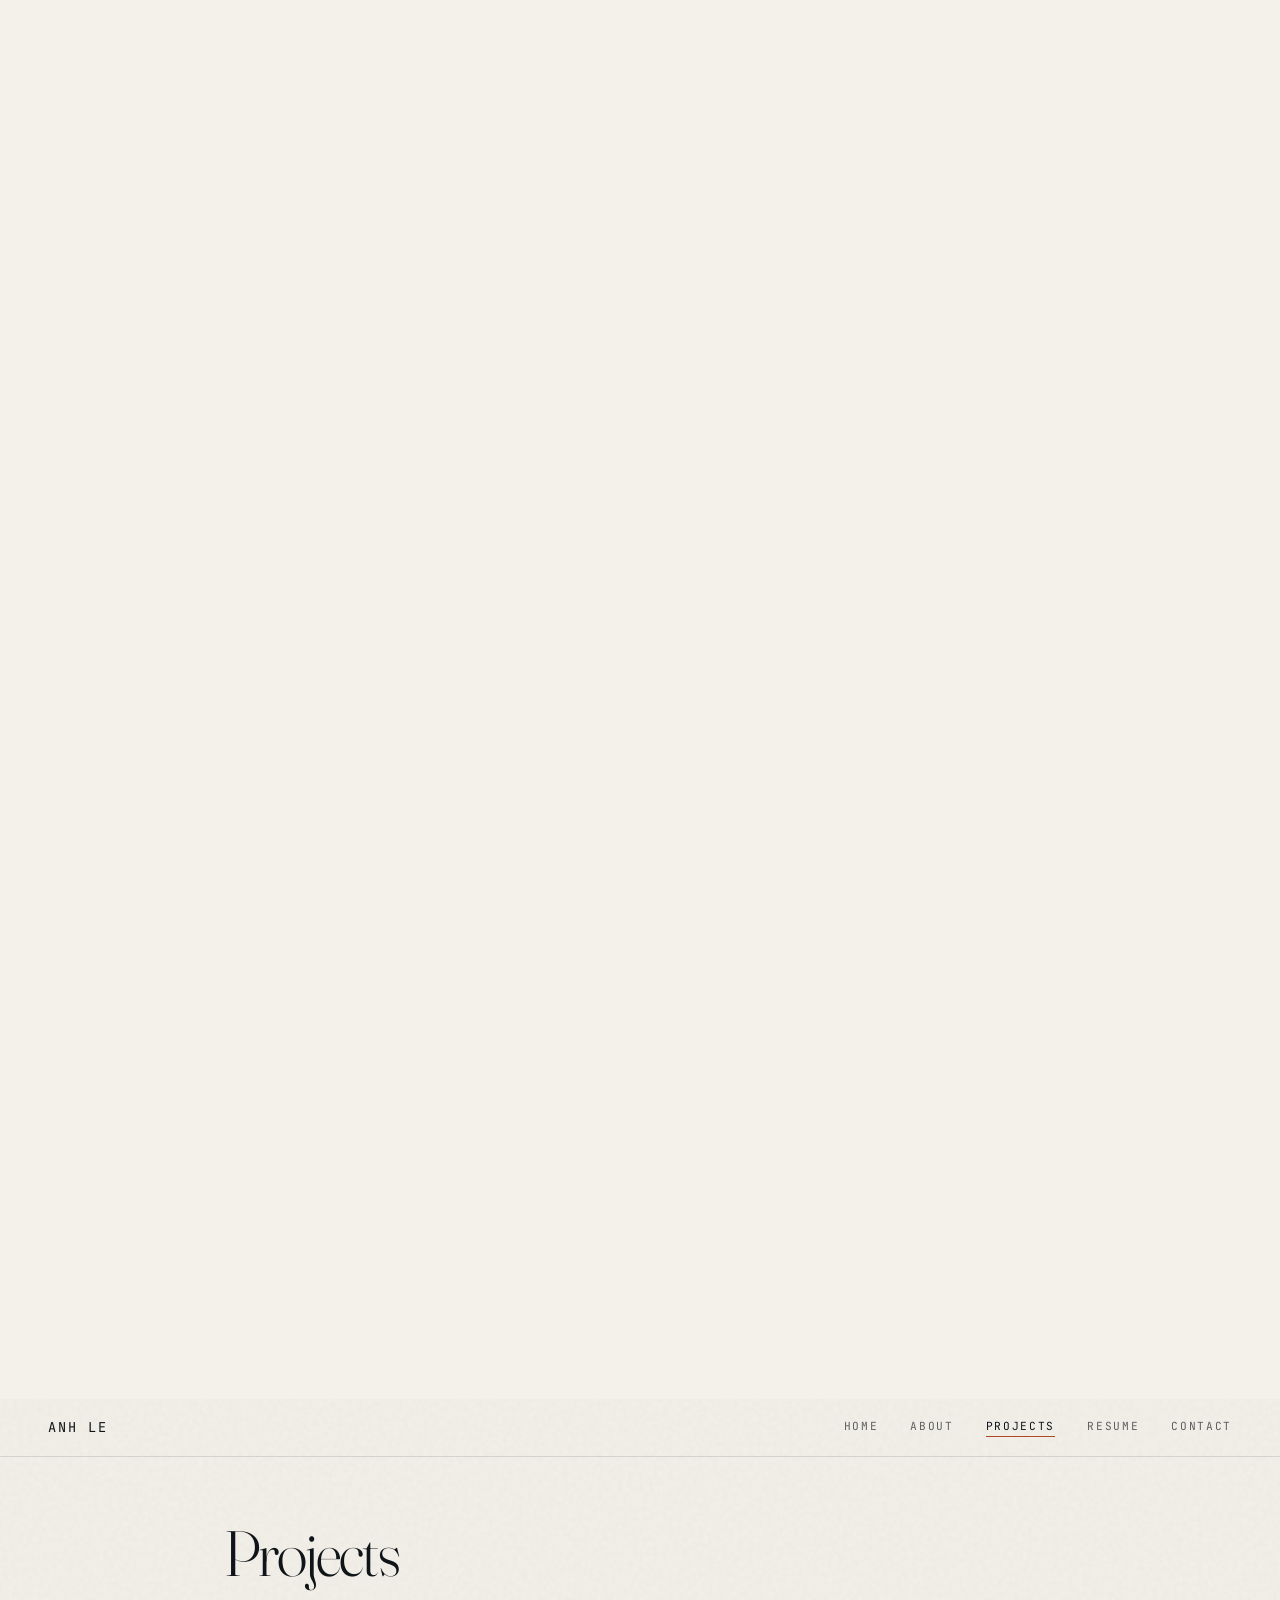
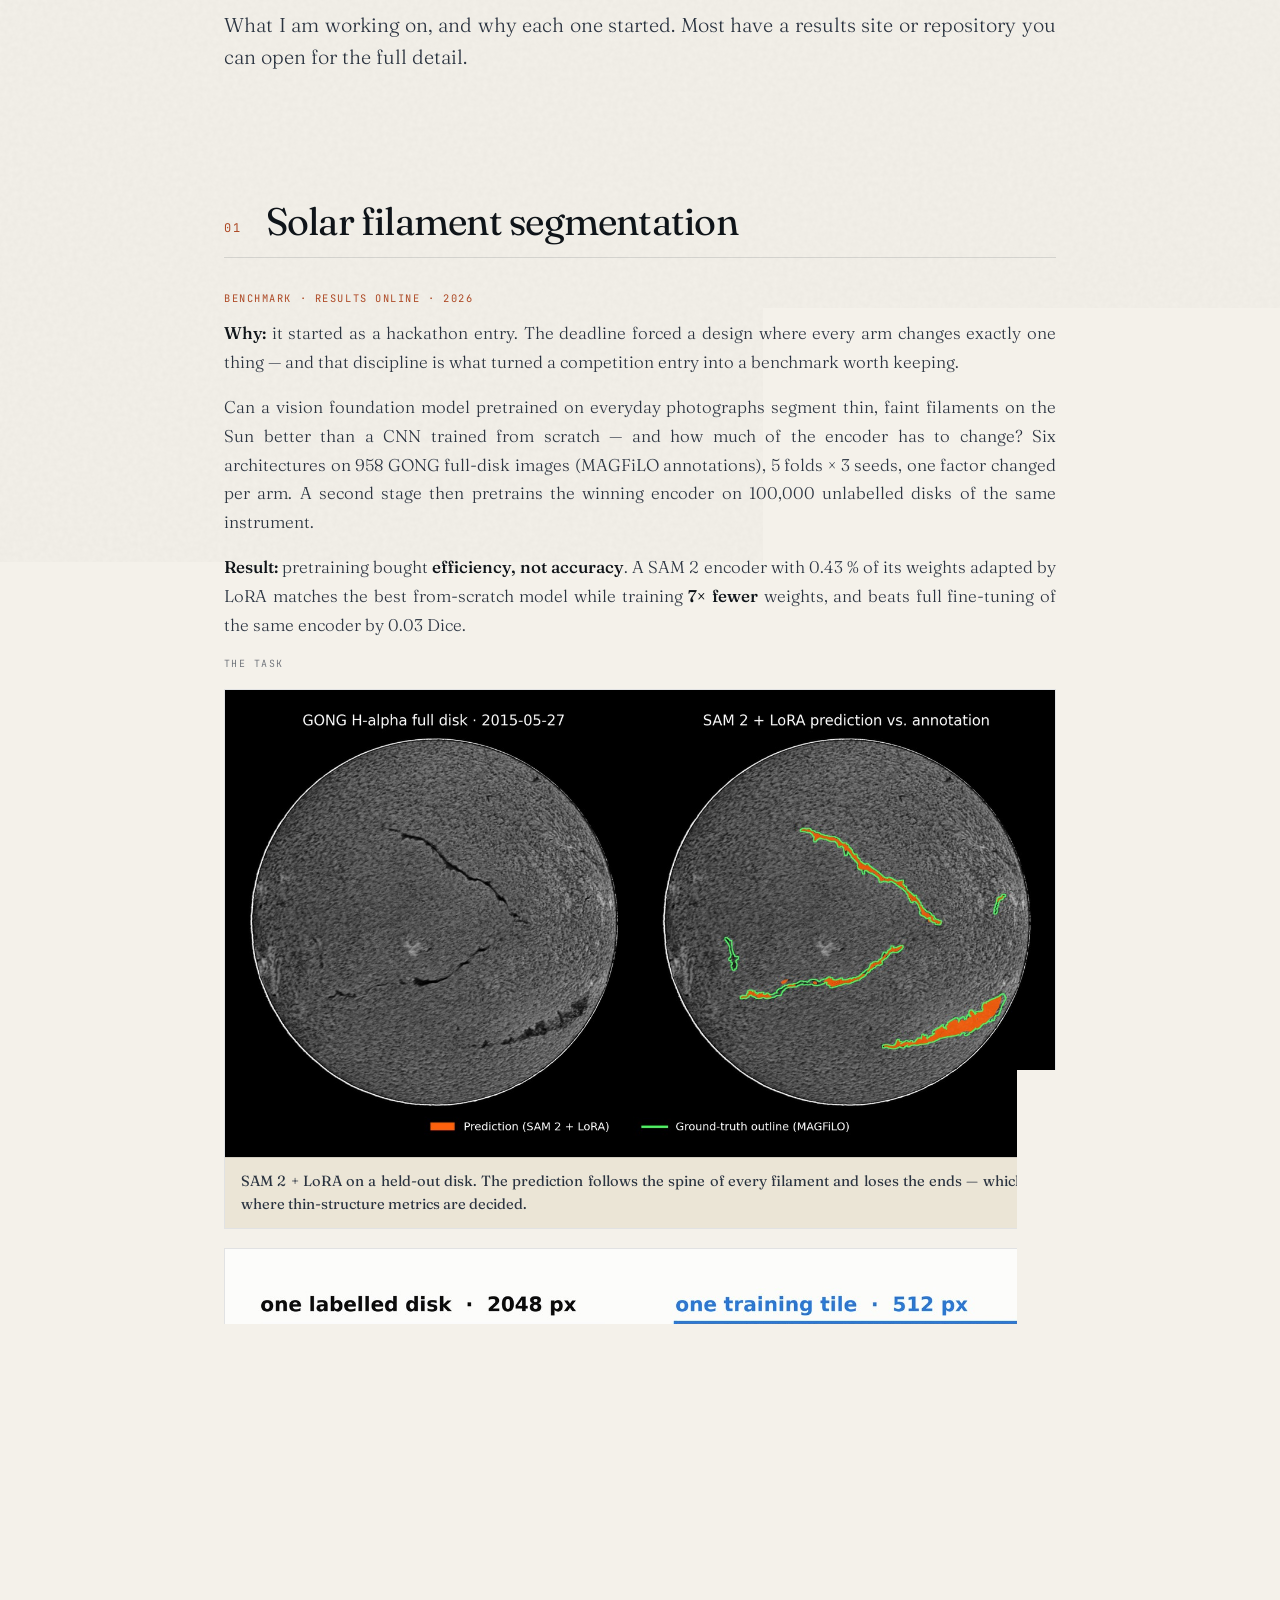
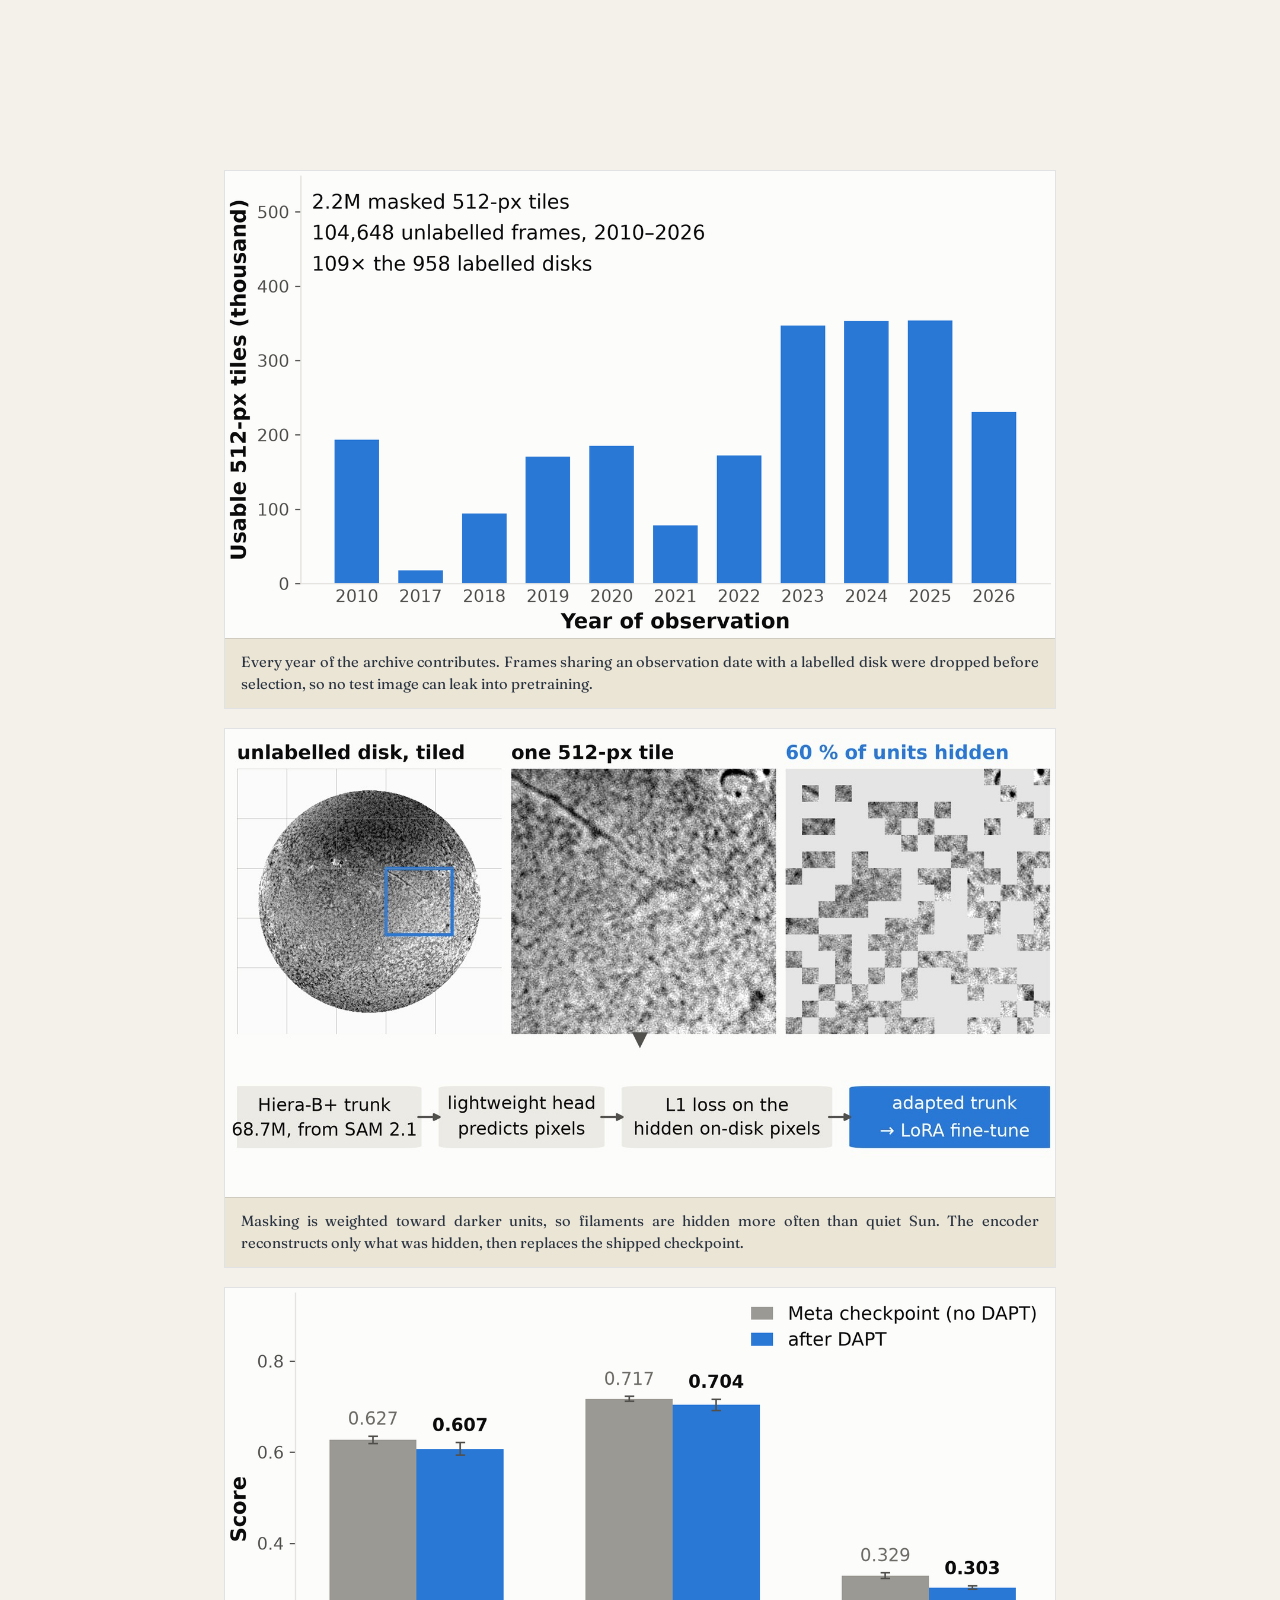
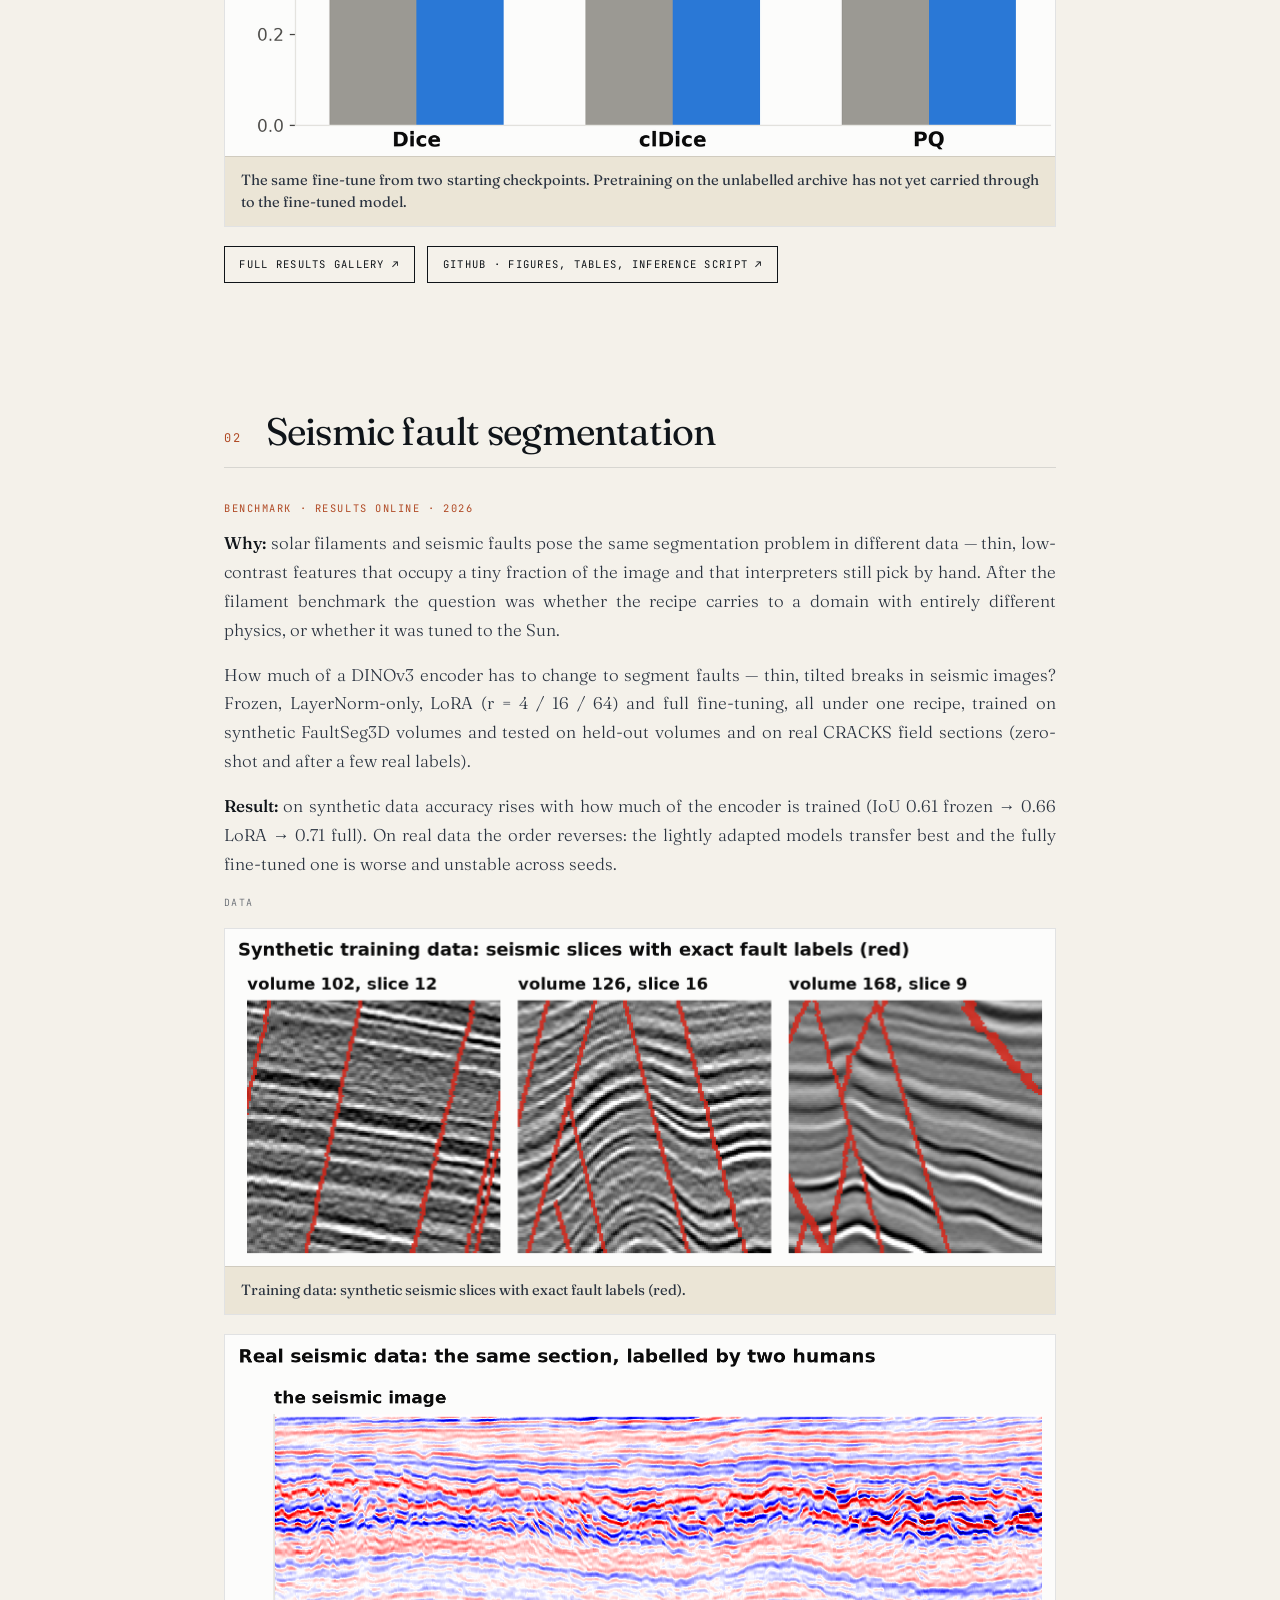
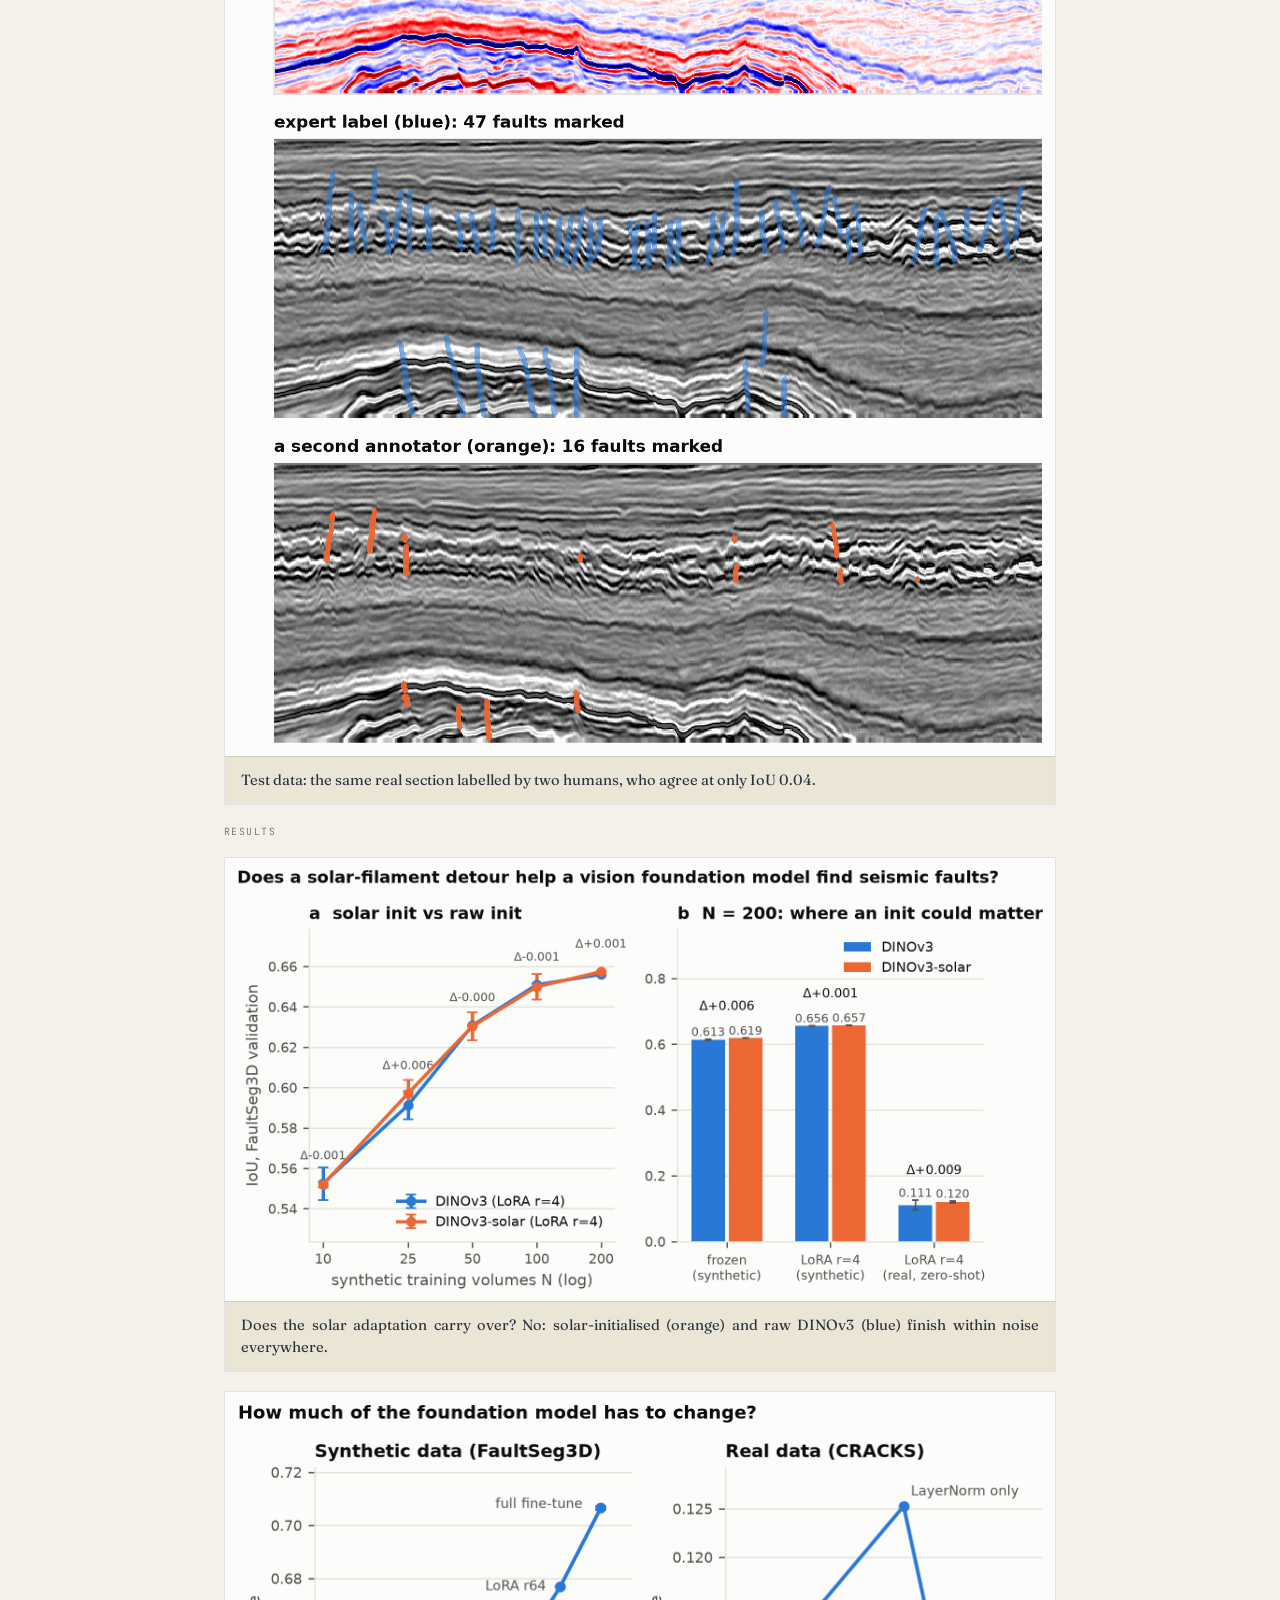
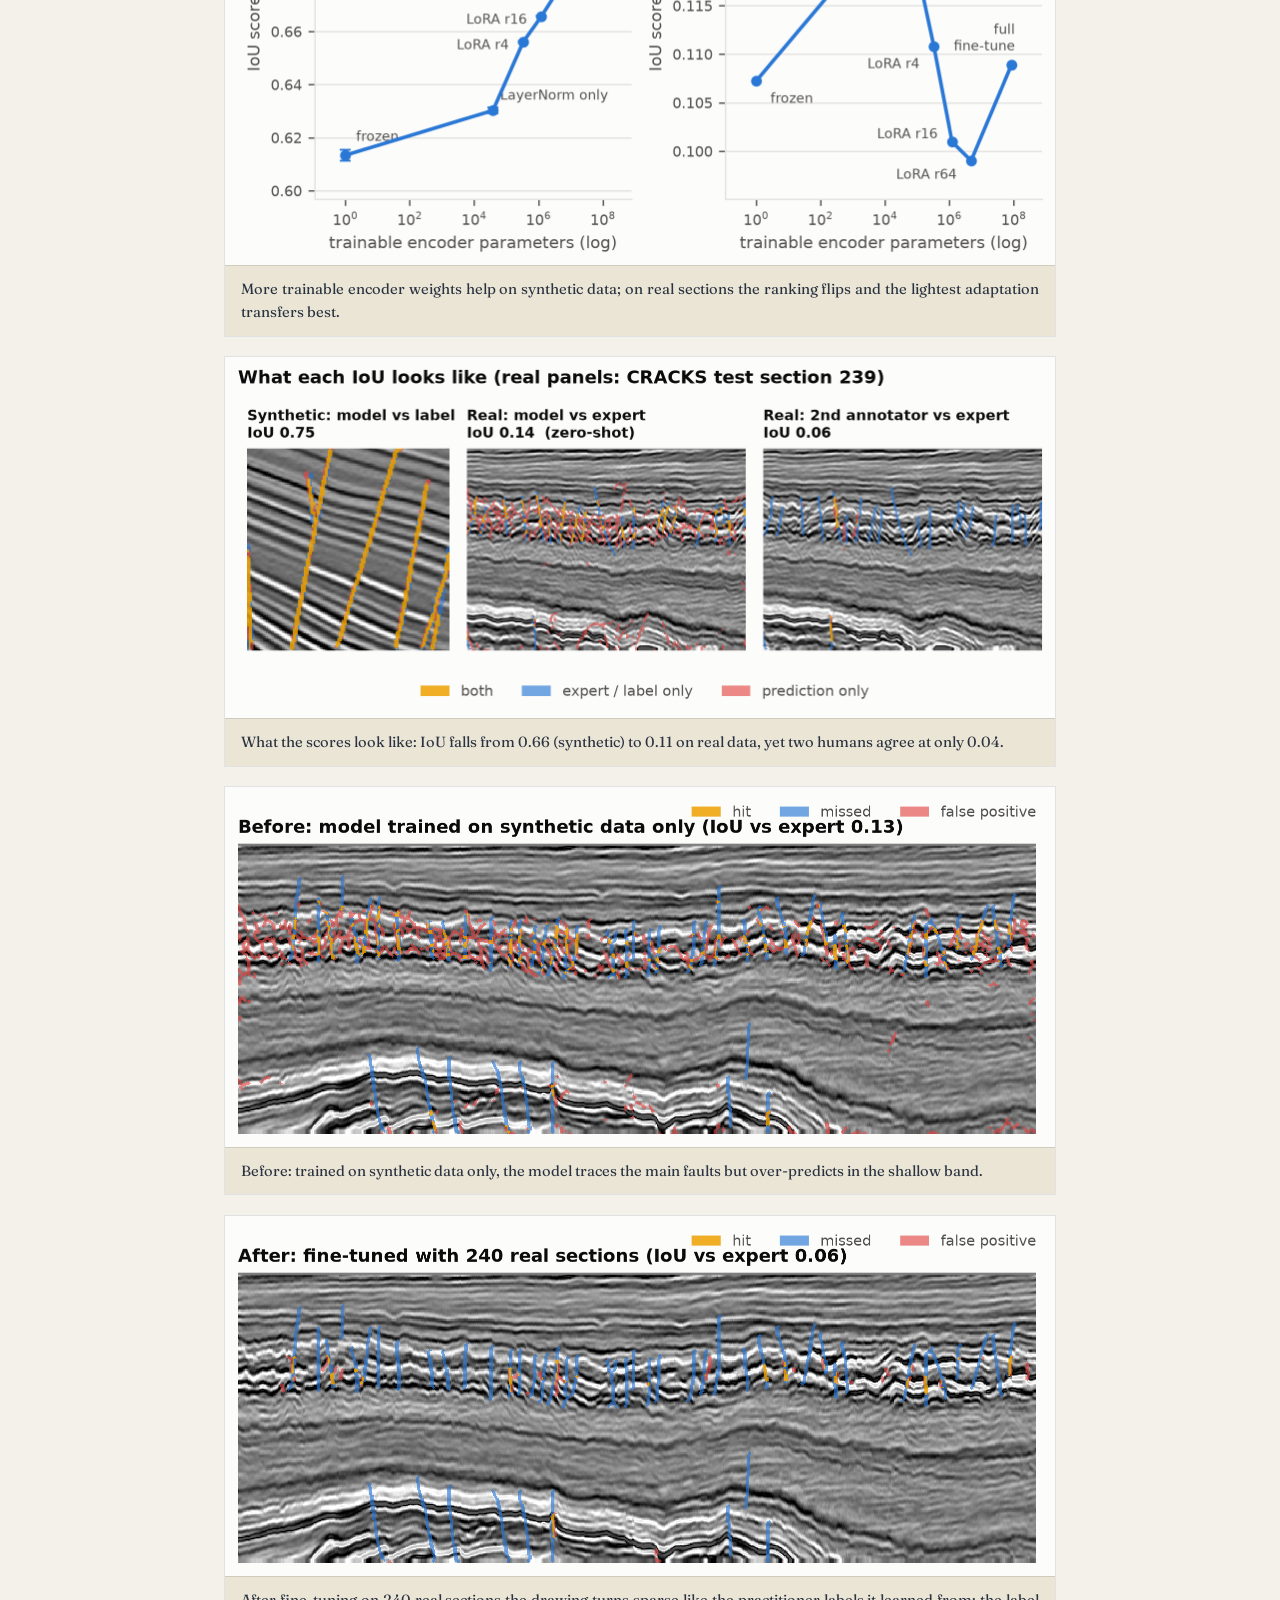
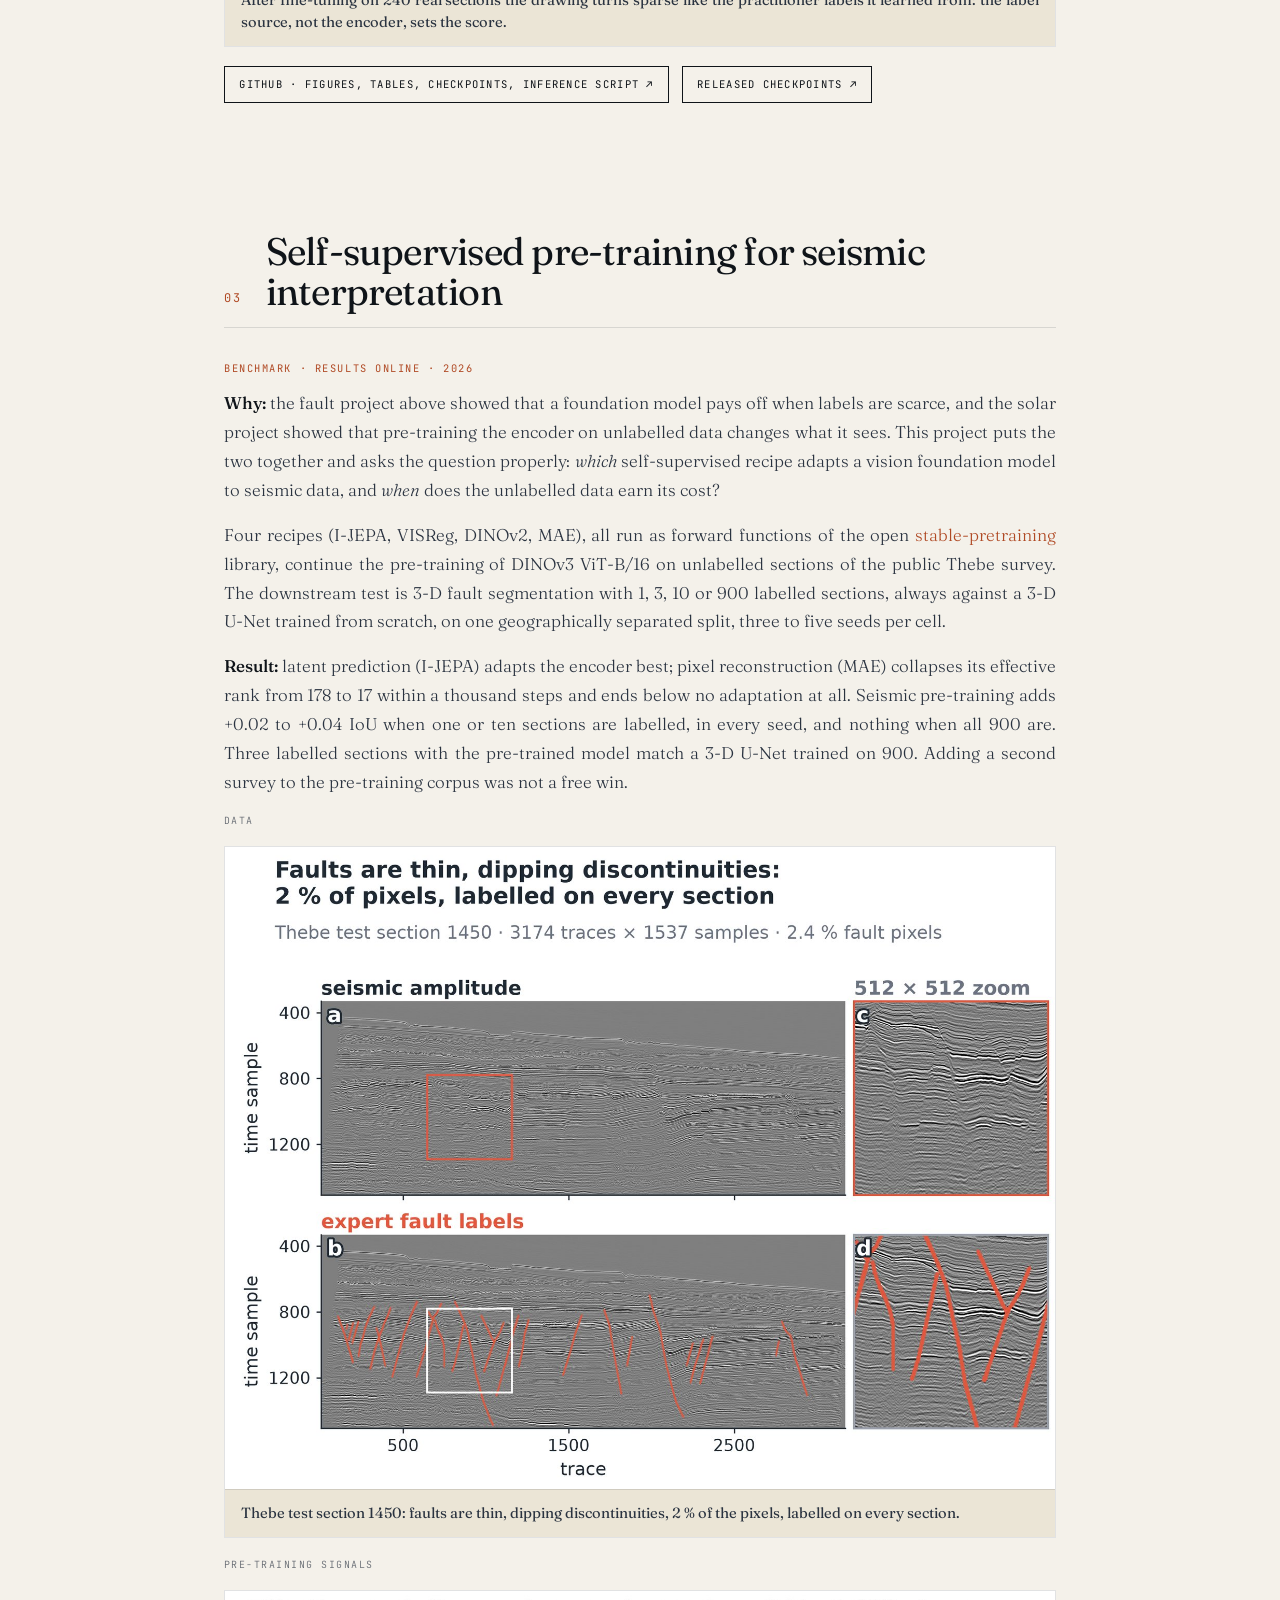
<file: uav/index.html>
<!doctype html>
<html lang="en">
<head>
<meta charset="utf-8">
<title>Surface-velocity tracking from UAV footage · Anh Le</title>
<link rel="canonical" href="https://ducanhle156.github.io/projects.html#uav-tracking">
<meta name="robots" content="noindex">
<!-- 1s fallback for browsers without JS; the script below jumps sooner -->
<meta http-equiv="refresh" content="1; url=/projects.html#uav-tracking">
<style>body{font-family:Georgia,serif;background:#f4f1ea;color:#0f1419;
margin:0;display:grid;place-items:center;min-height:100vh;text-align:center}
a{color:#b04a25}p{font-size:.95rem;opacity:.75}</style>
</head>
<body>
<div>
  <p>Taking you to <b>Surface-velocity tracking from UAV footage</b>…</p>
  <p><a href="/projects.html#uav-tracking">Continue</a></p>
</div>
<!-- count the short link itself, then jump -->
<script data-goatcounter="https://ducanhle156.goatcounter.com/count"
        async src="//gc.zgo.at/count.js"></script>
<script>setTimeout(function(){location.replace("/projects.html#uav-tracking");},250);</script>
</body>
</html>
</file>
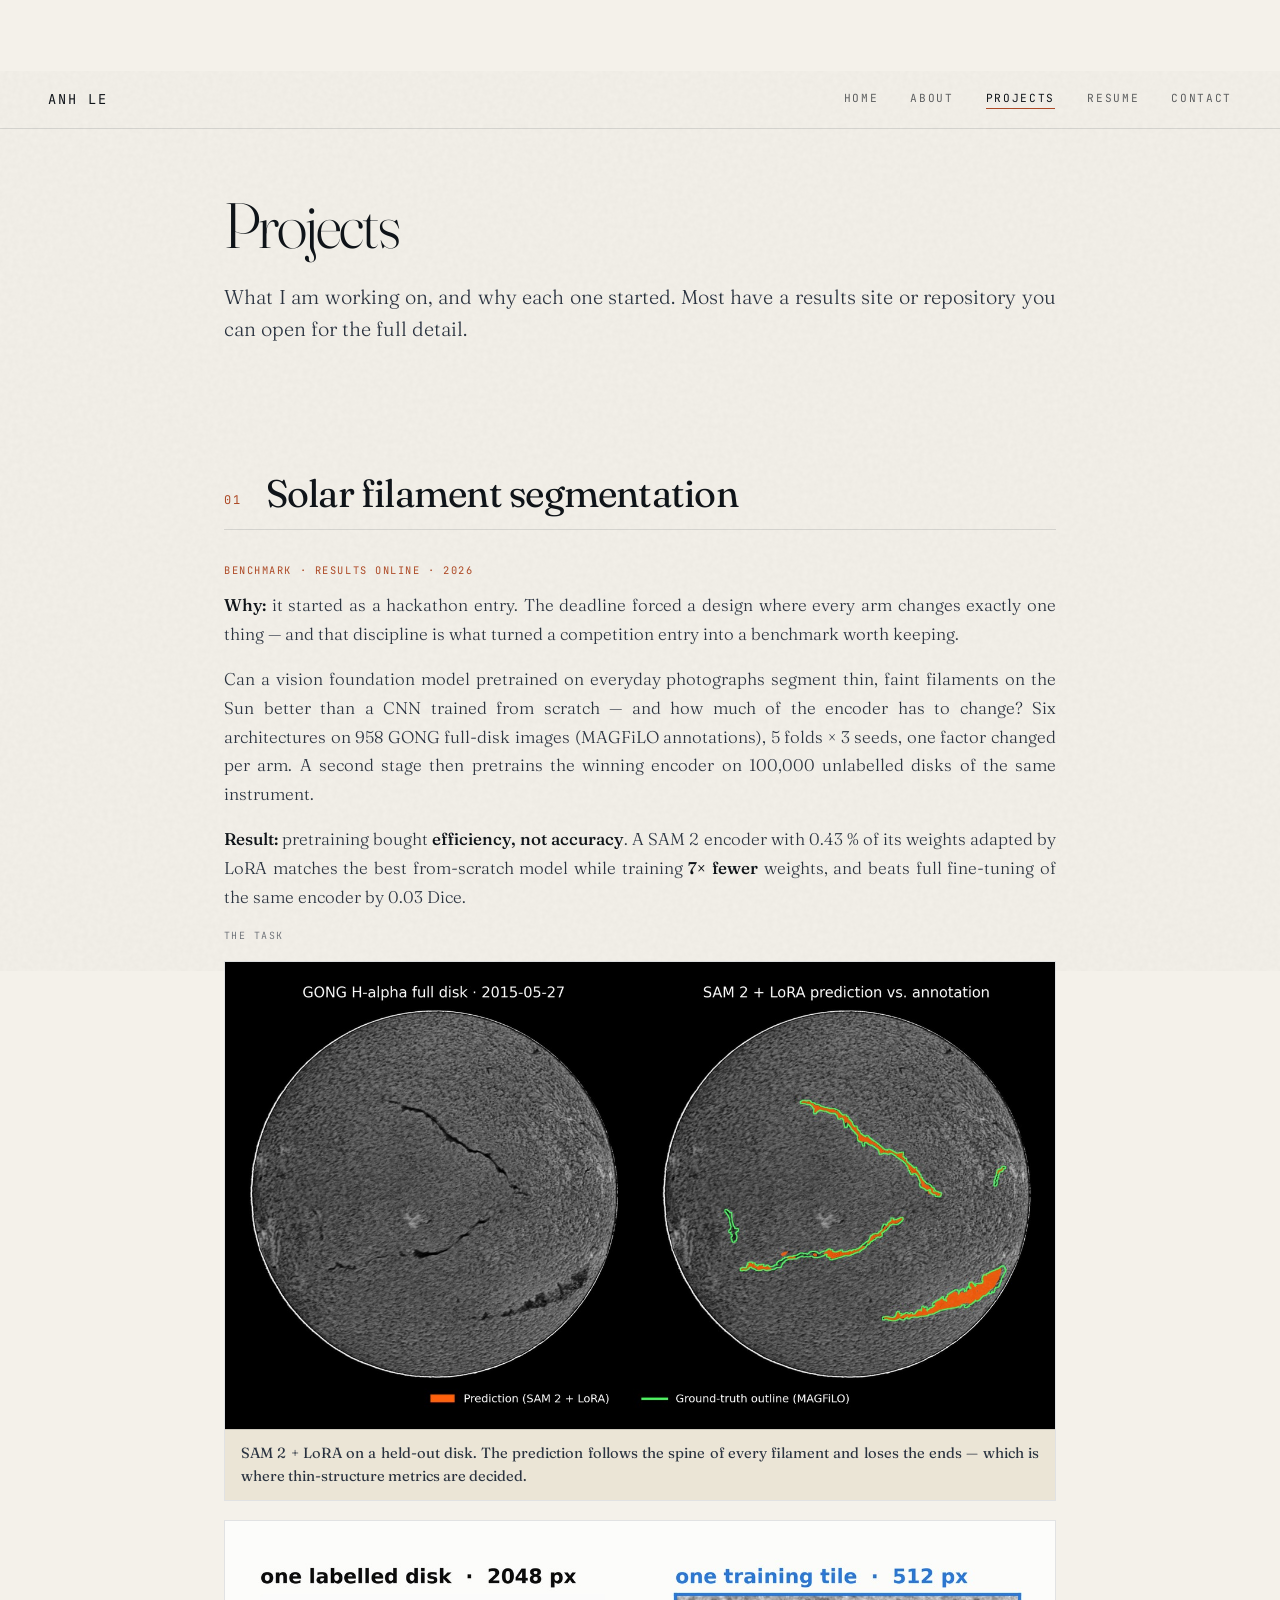
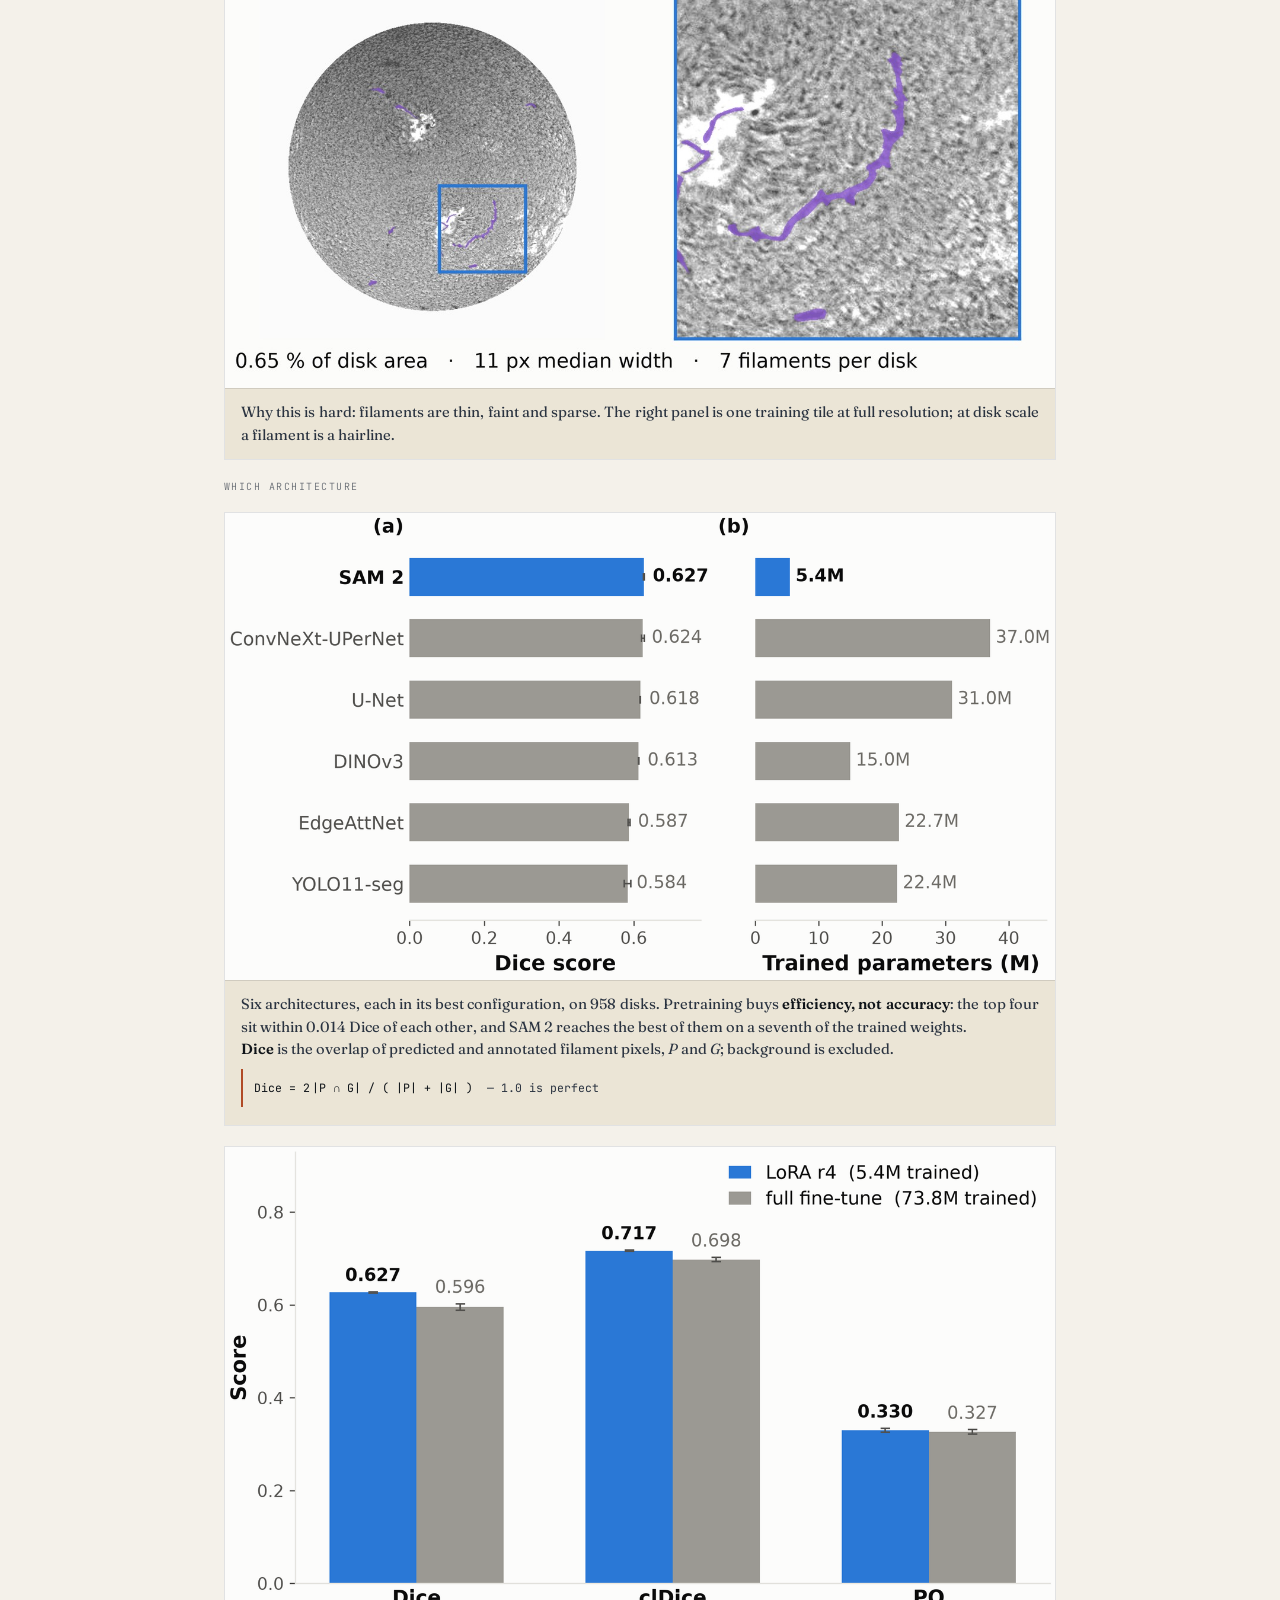
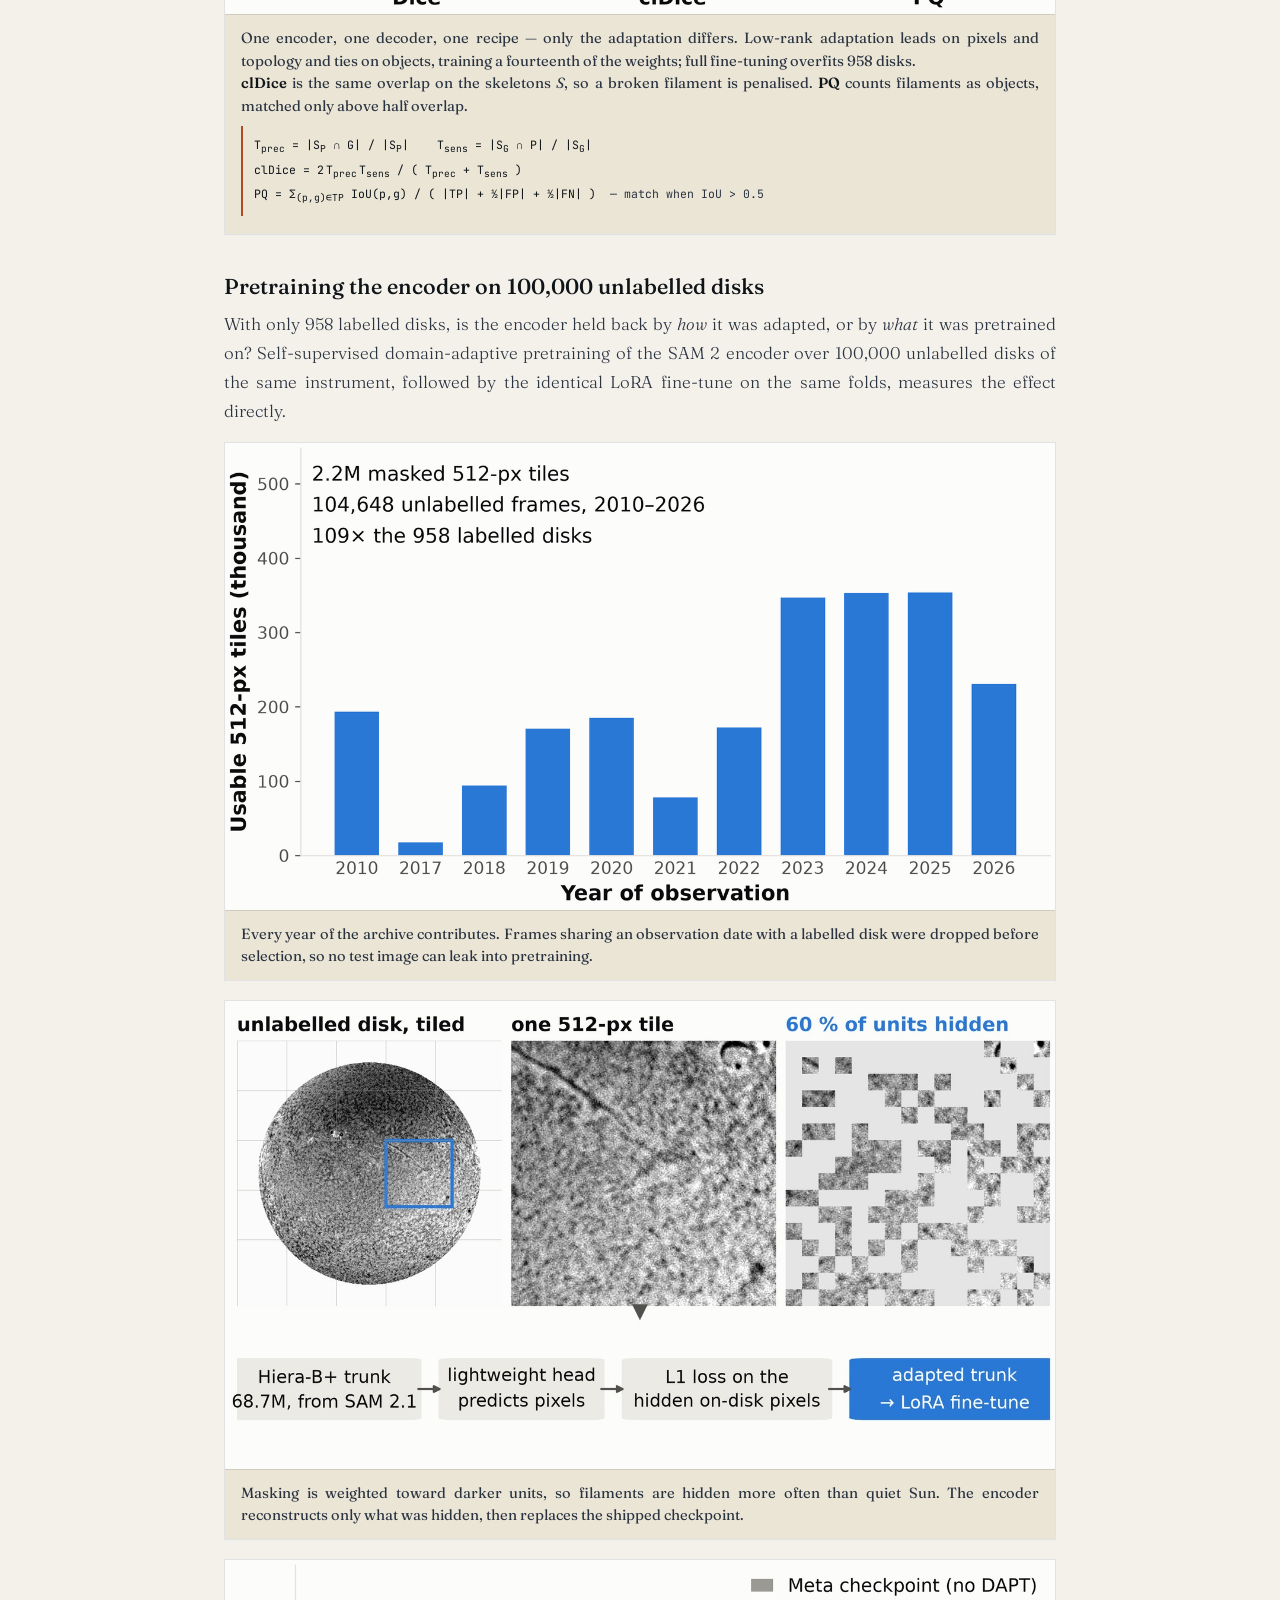
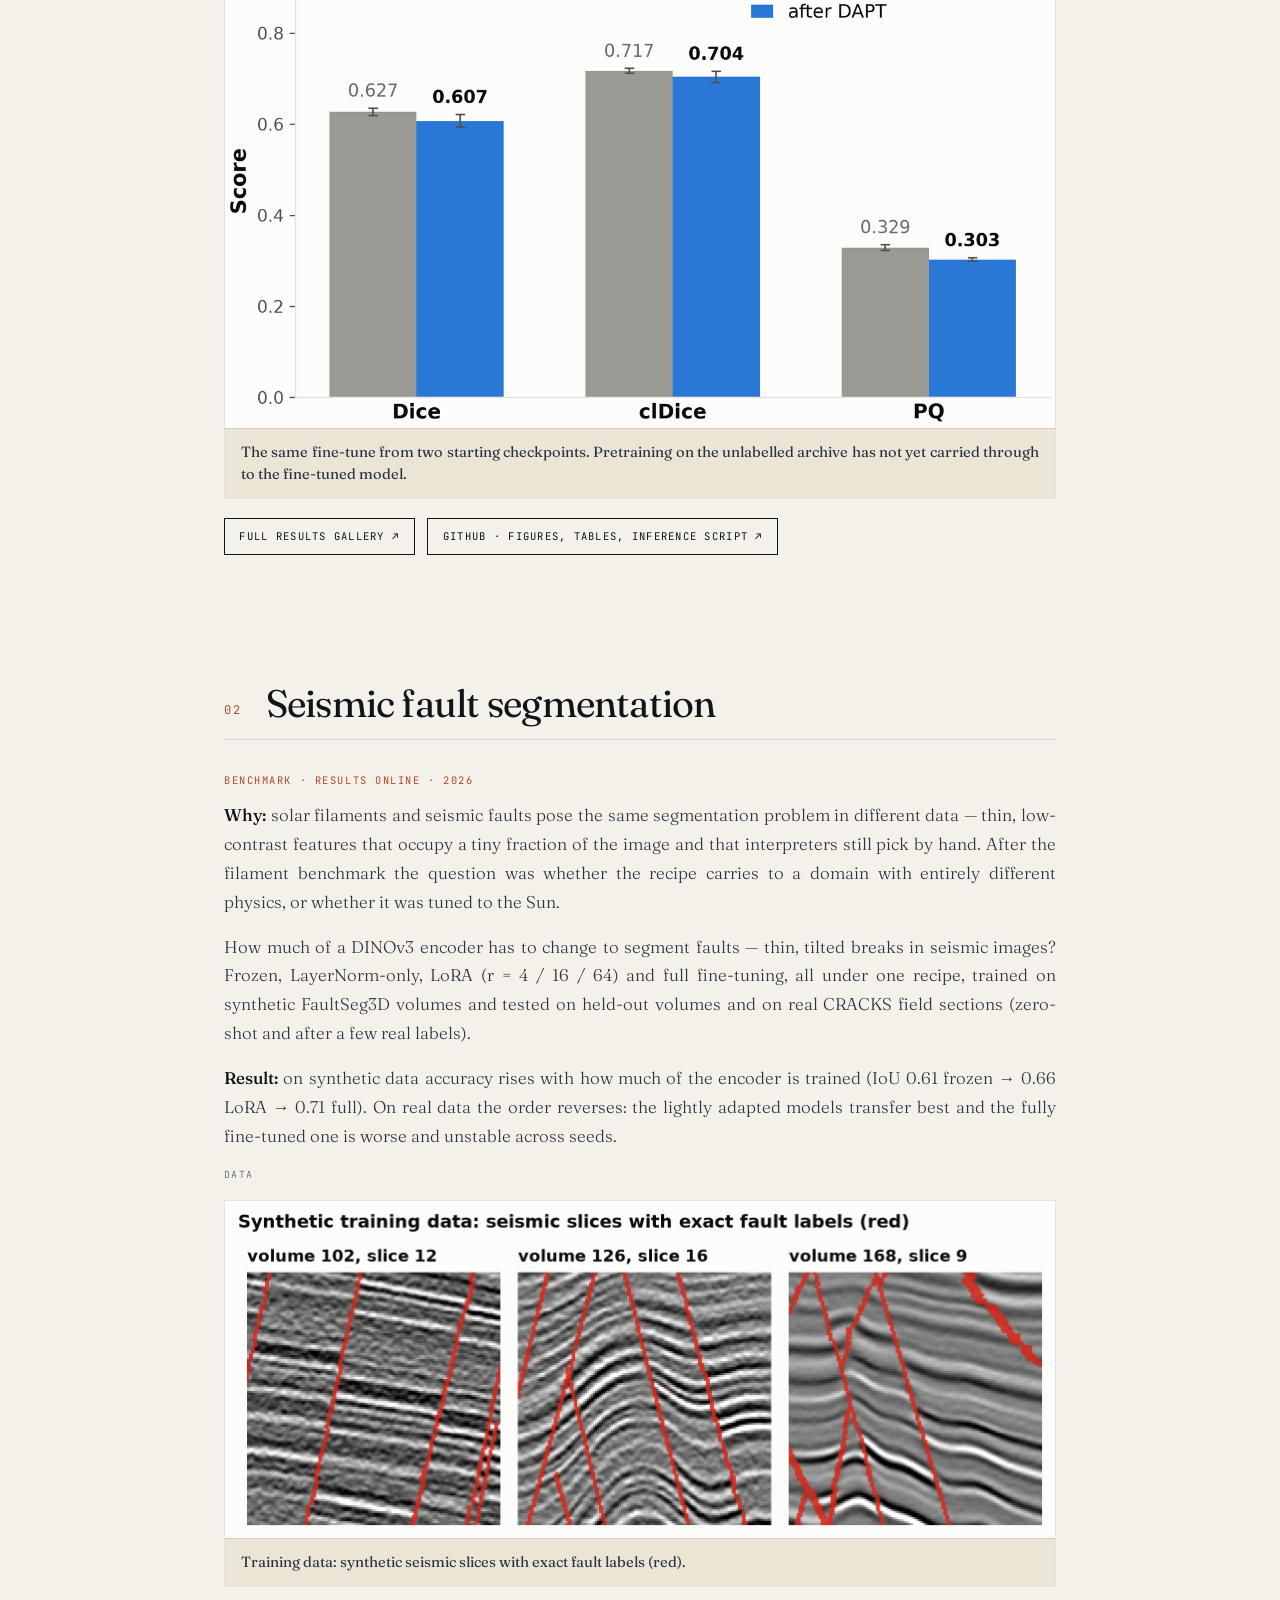
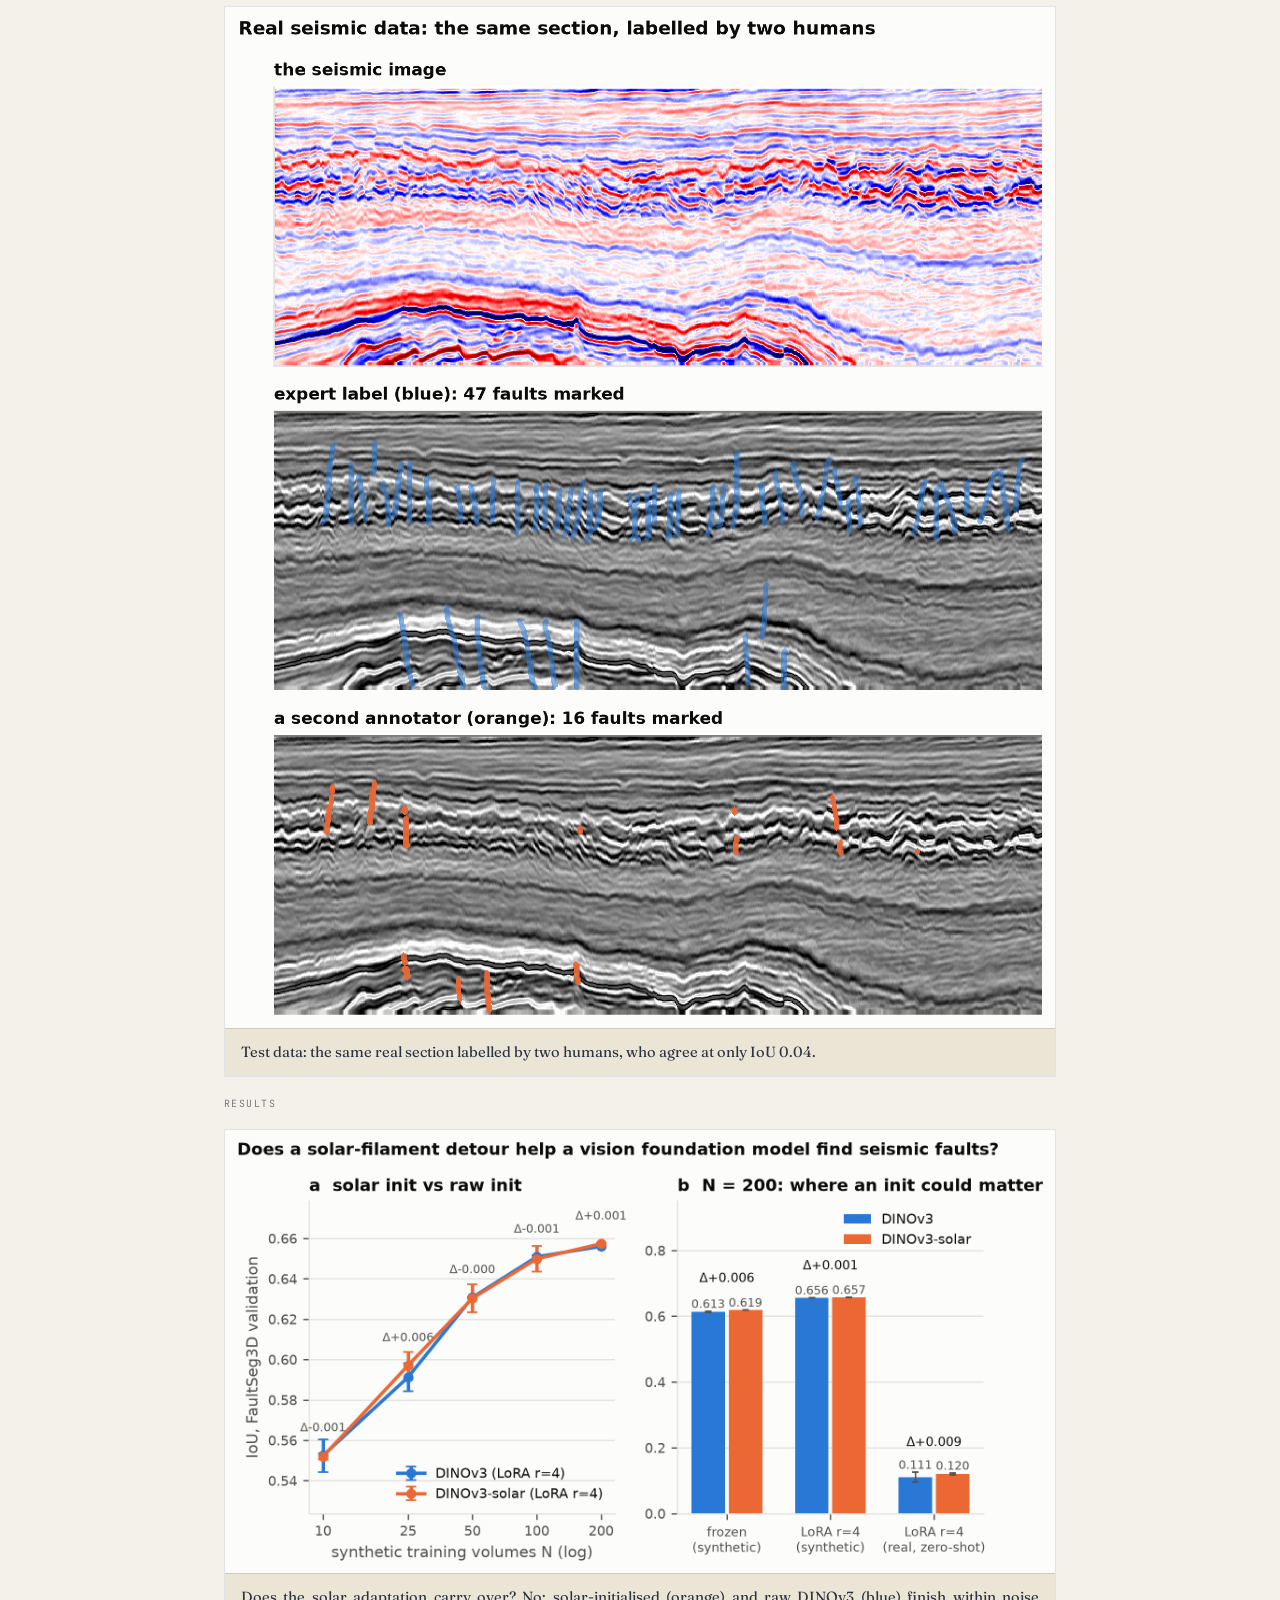
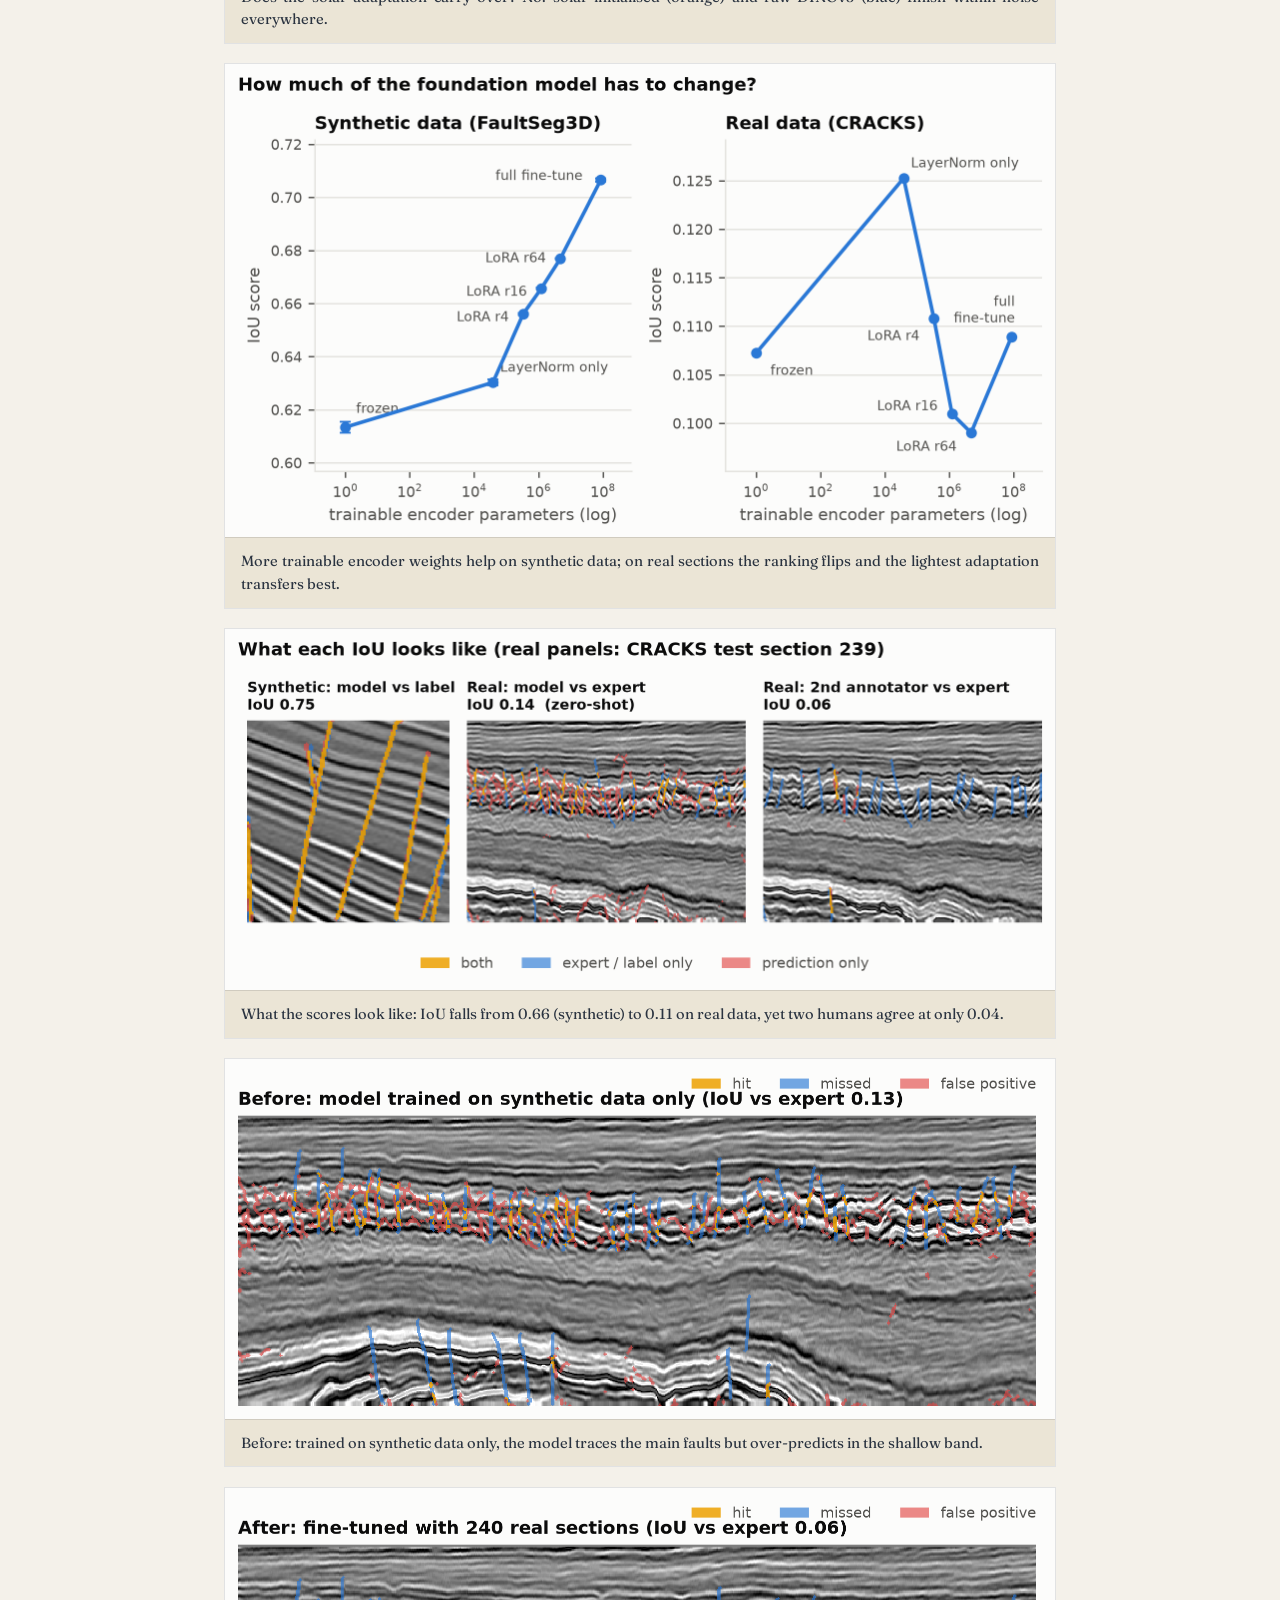
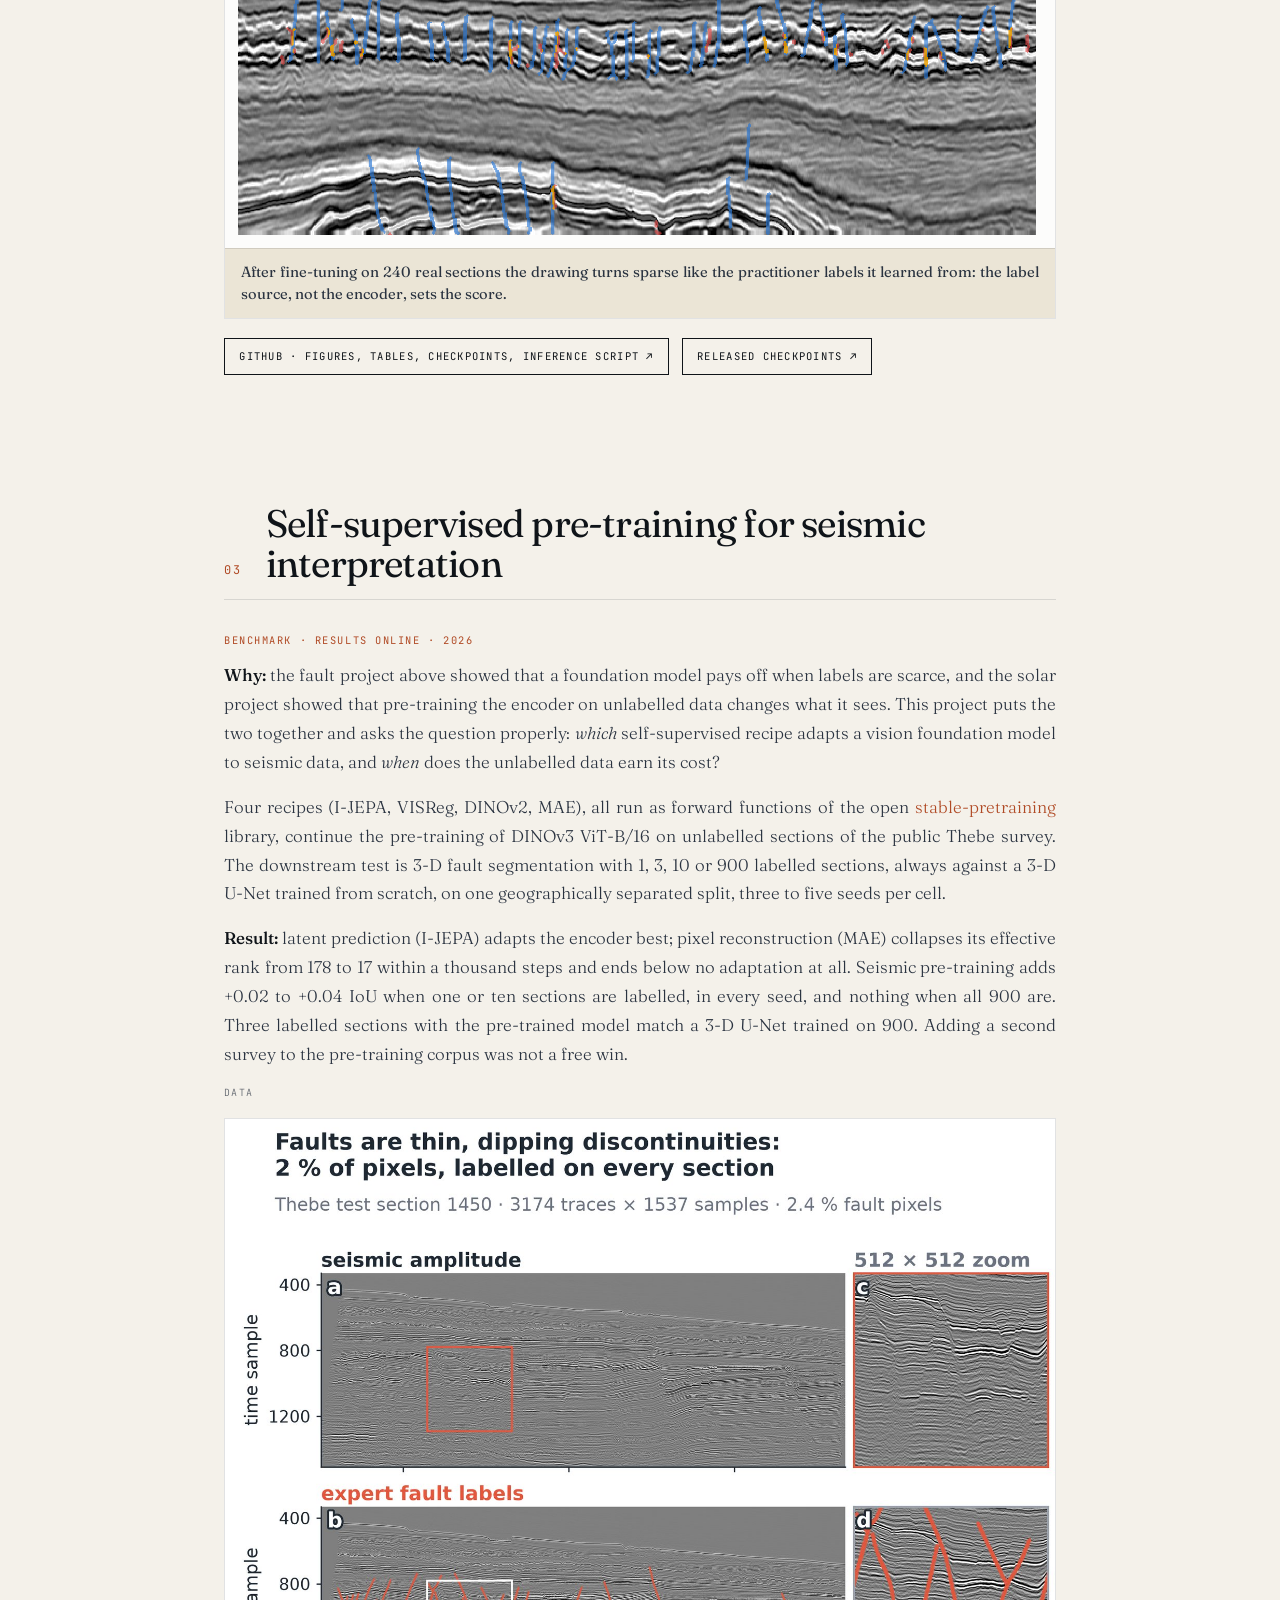
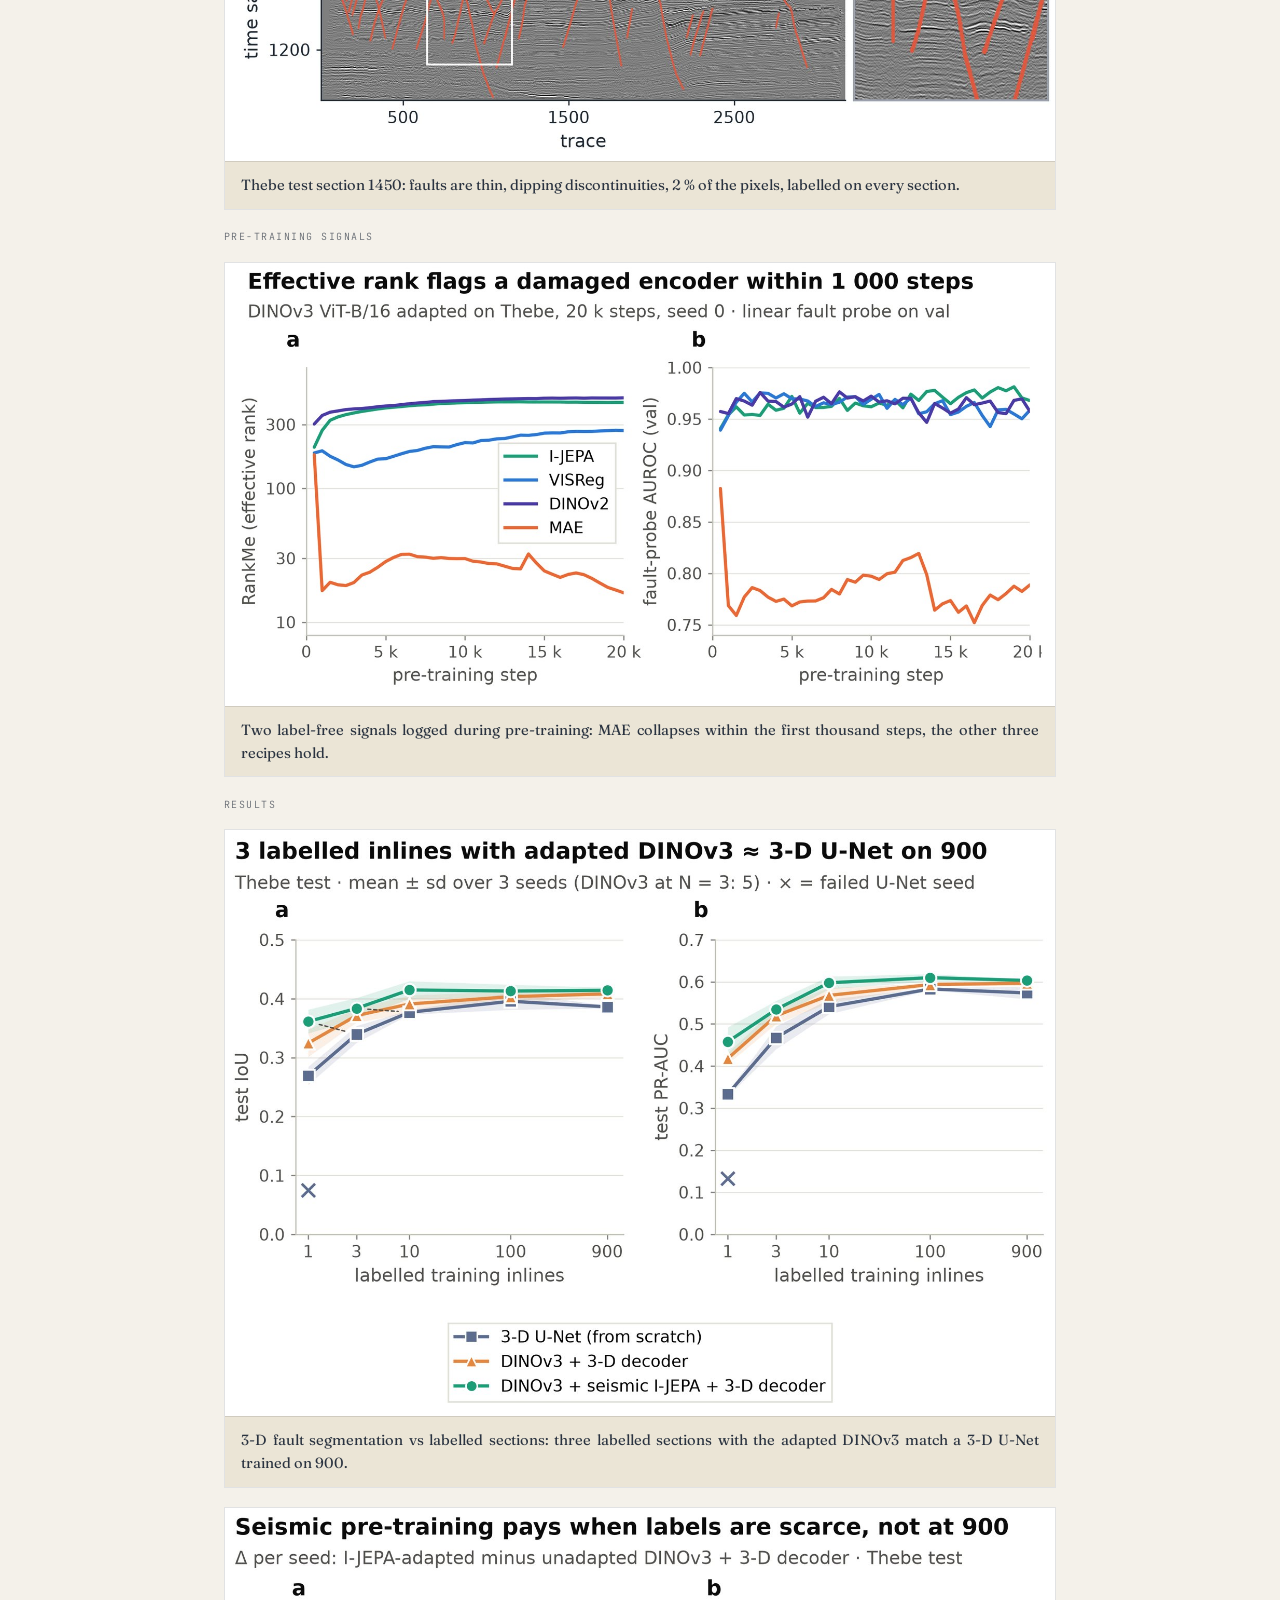
<file: youreyes/index.html>
<!doctype html>
<html lang="en">
<head>
<meta charset="utf-8">
<title>YourEyes — indoor navigation by voice · Anh Le</title>
<link rel="canonical" href="https://ducanhle156.github.io/projects.html#youreyes">
<meta name="robots" content="noindex">
<!-- 1s fallback for browsers without JS; the script below jumps sooner -->
<meta http-equiv="refresh" content="1; url=/projects.html#youreyes">
<style>body{font-family:Georgia,serif;background:#f4f1ea;color:#0f1419;
margin:0;display:grid;place-items:center;min-height:100vh;text-align:center}
a{color:#b04a25}p{font-size:.95rem;opacity:.75}</style>
</head>
<body>
<div>
  <p>Taking you to <b>YourEyes — indoor navigation by voice</b>…</p>
  <p><a href="/projects.html#youreyes">Continue</a></p>
</div>
<!-- count the short link itself, then jump -->
<script data-goatcounter="https://ducanhle156.goatcounter.com/count"
        async src="//gc.zgo.at/count.js"></script>
<script>setTimeout(function(){location.replace("/projects.html#youreyes");},250);</script>
</body>
</html>
</file>
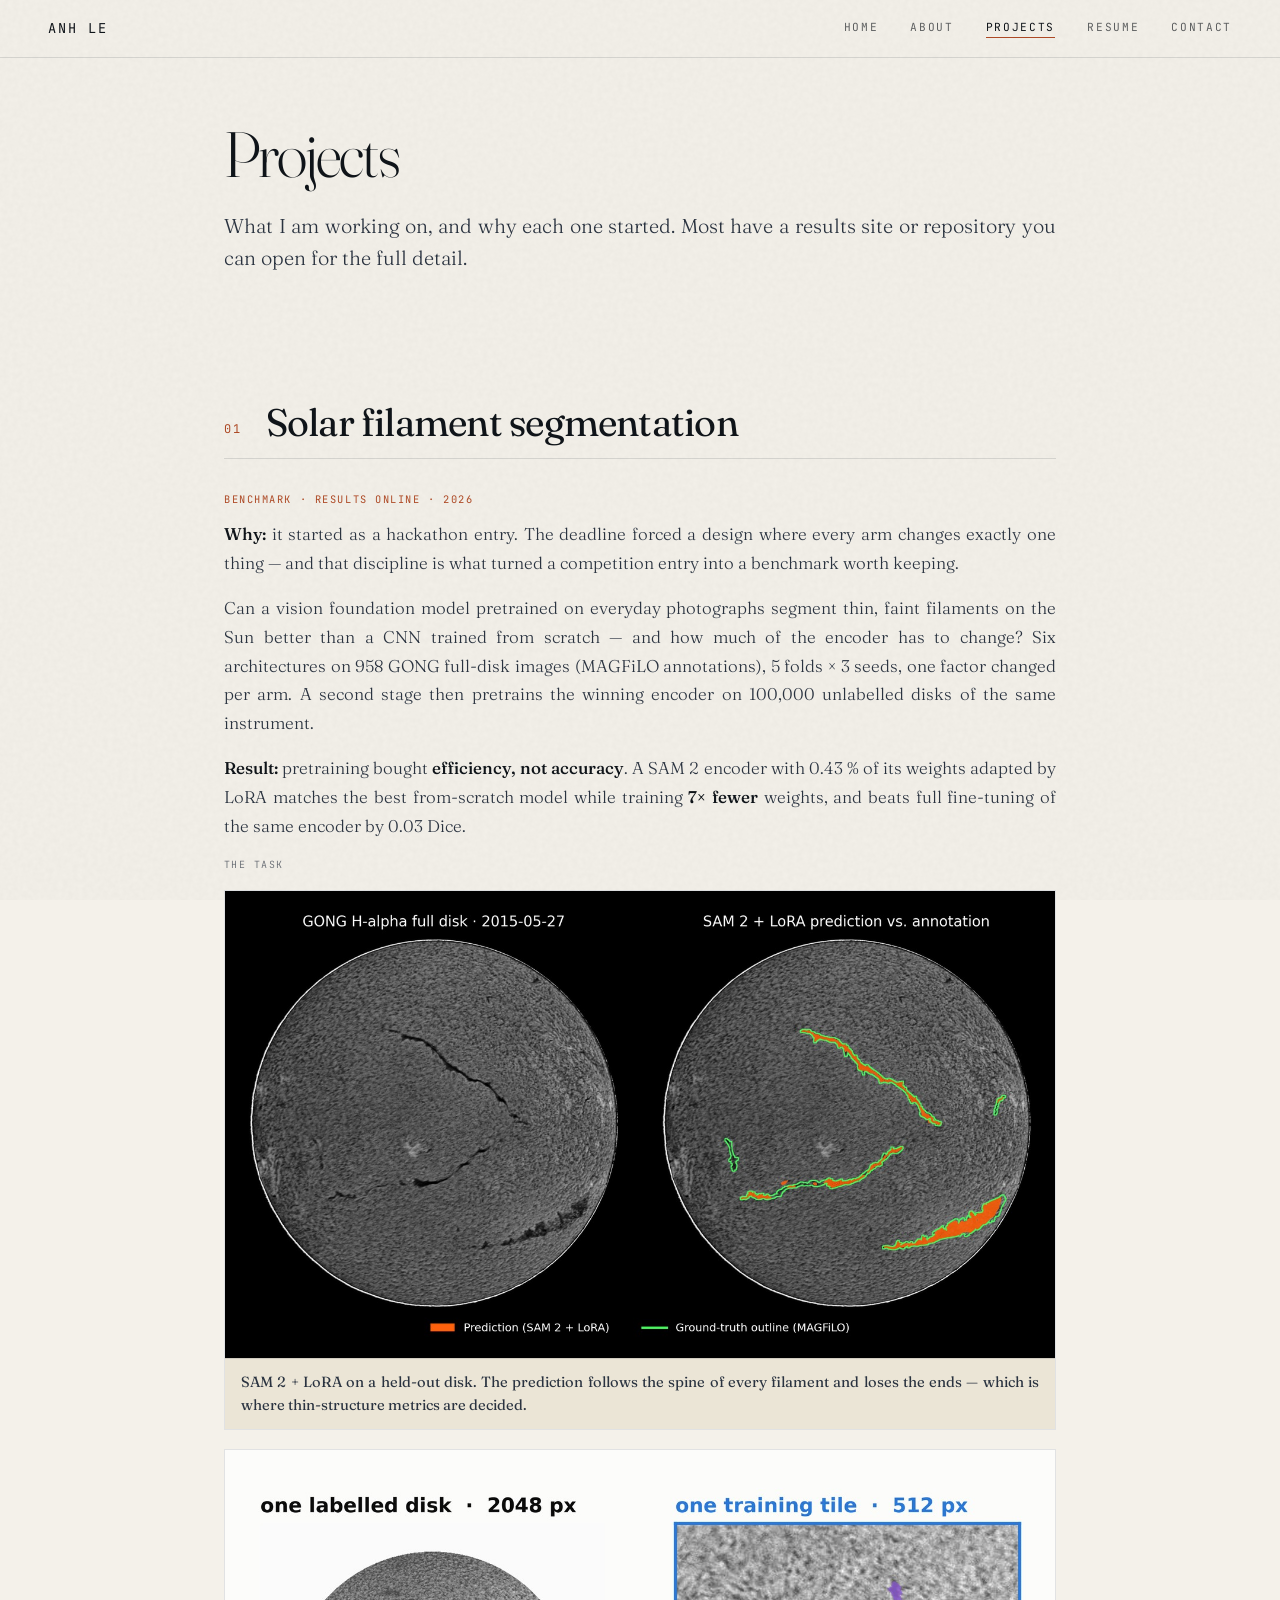
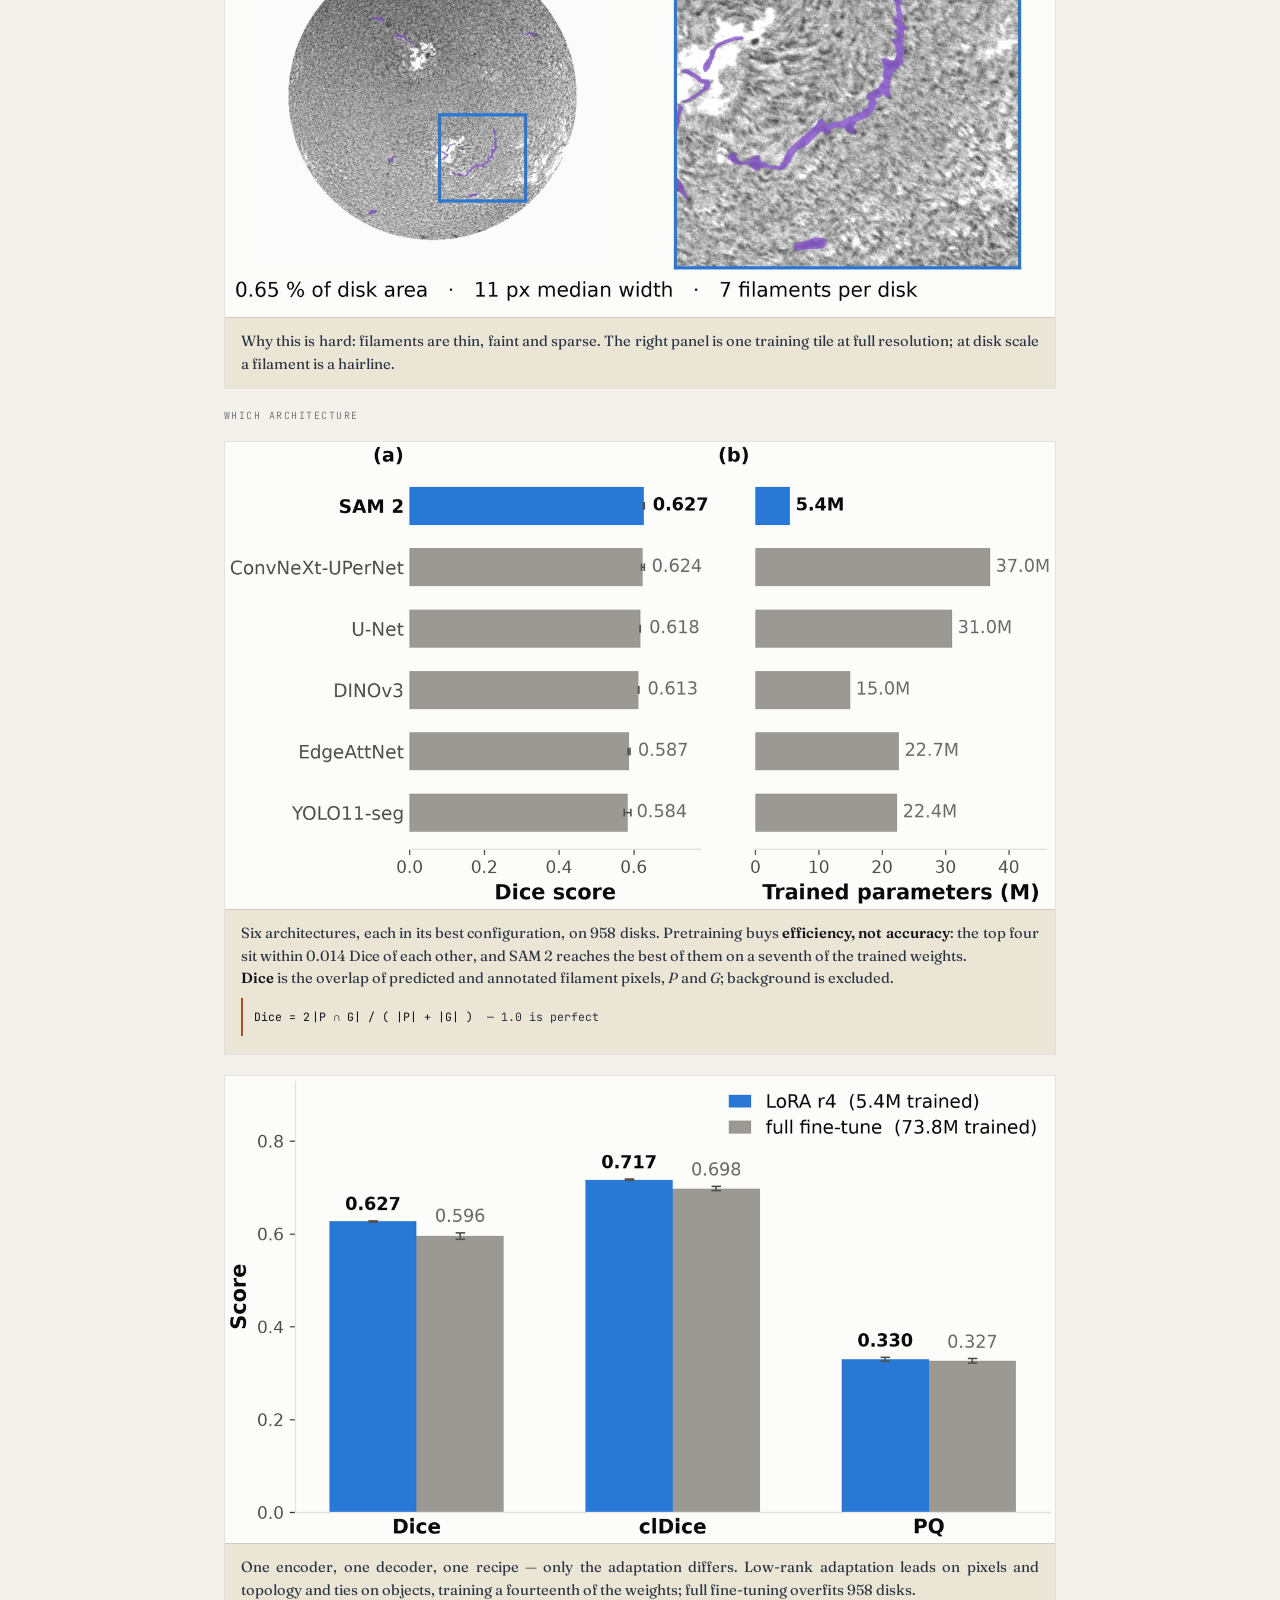
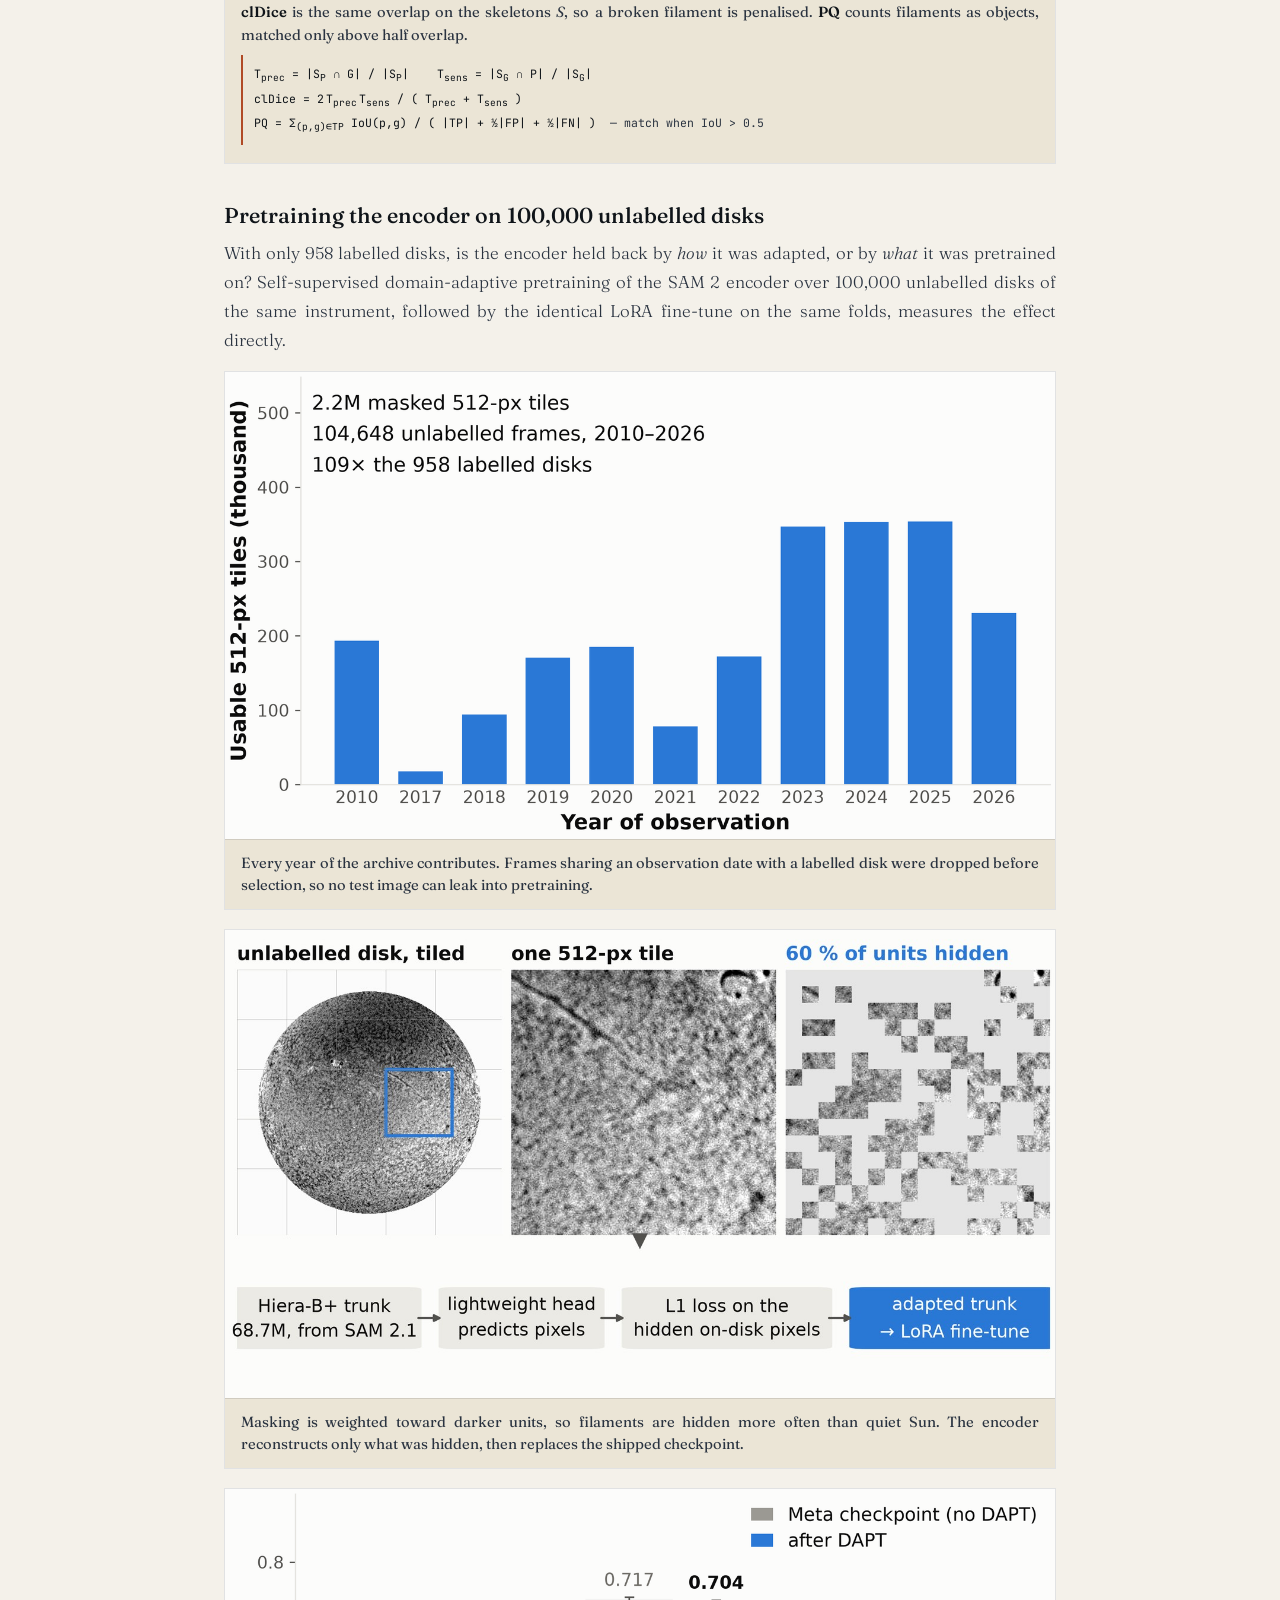
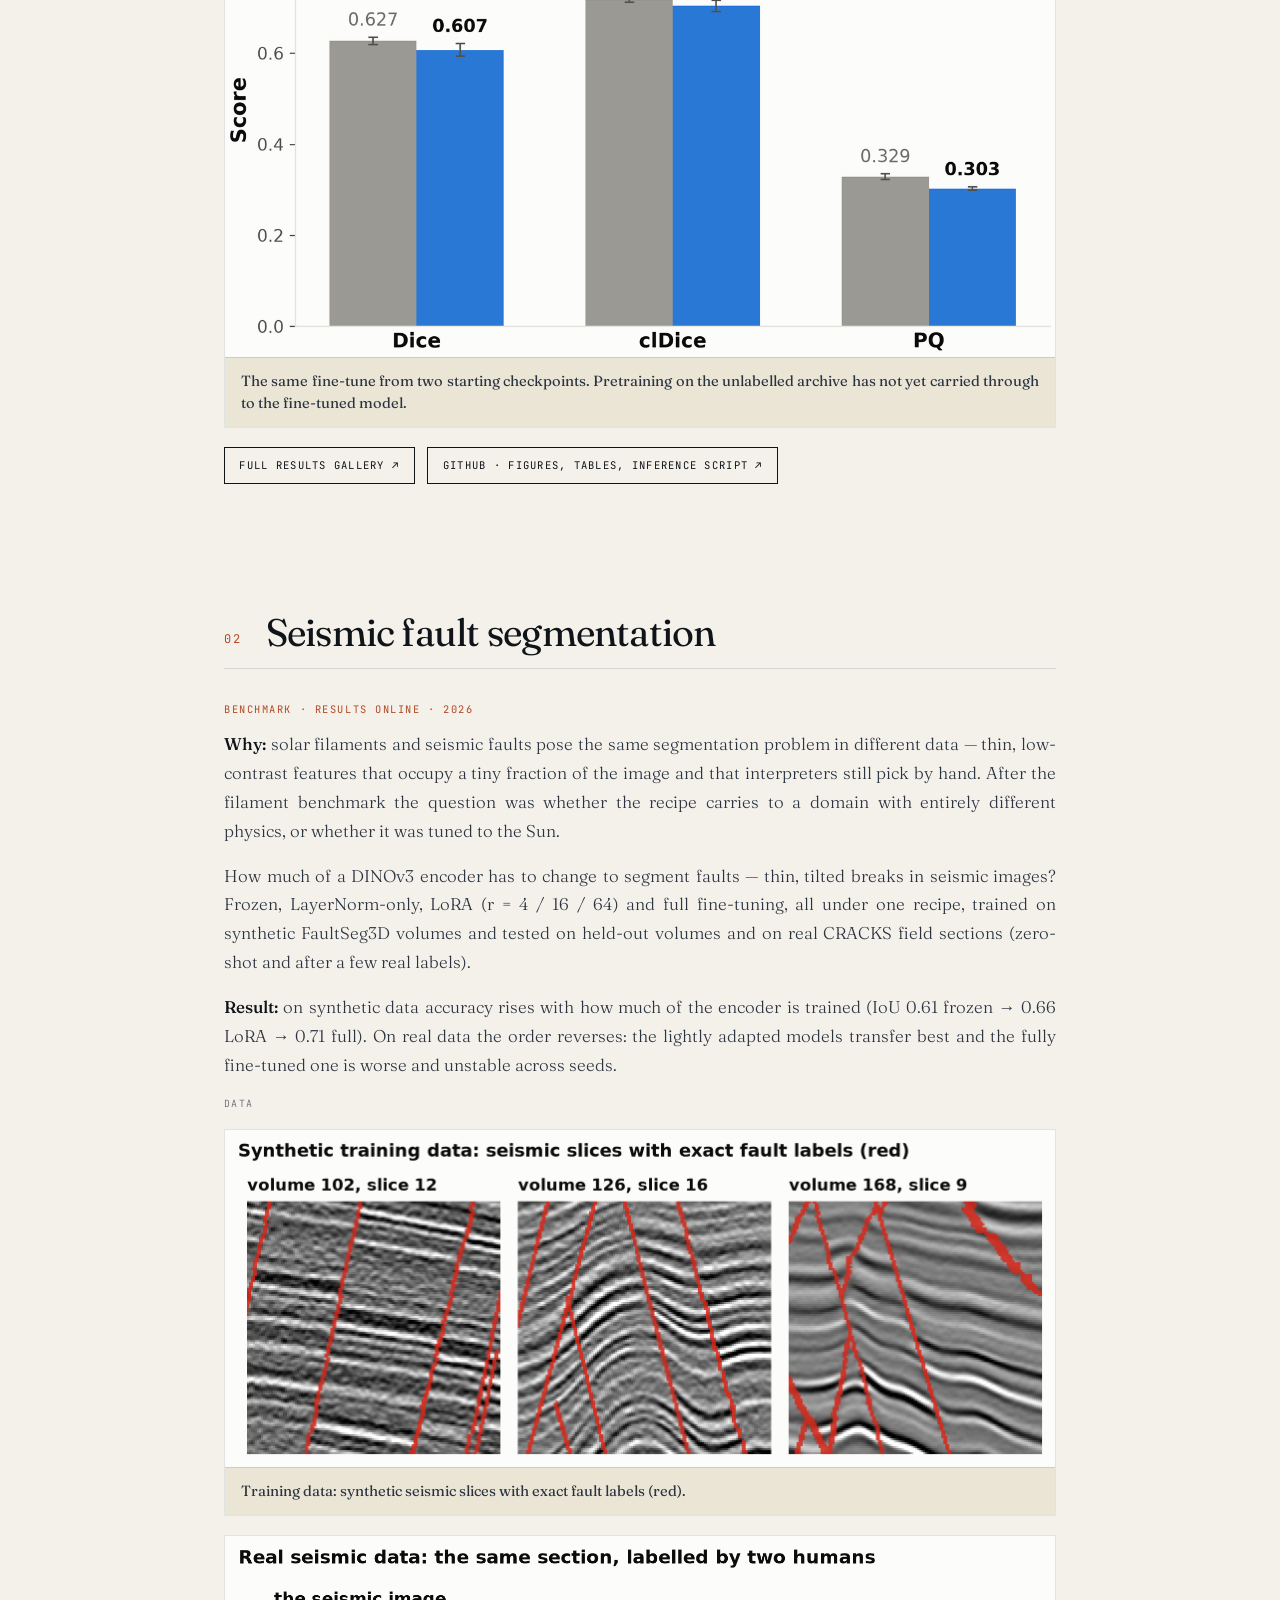
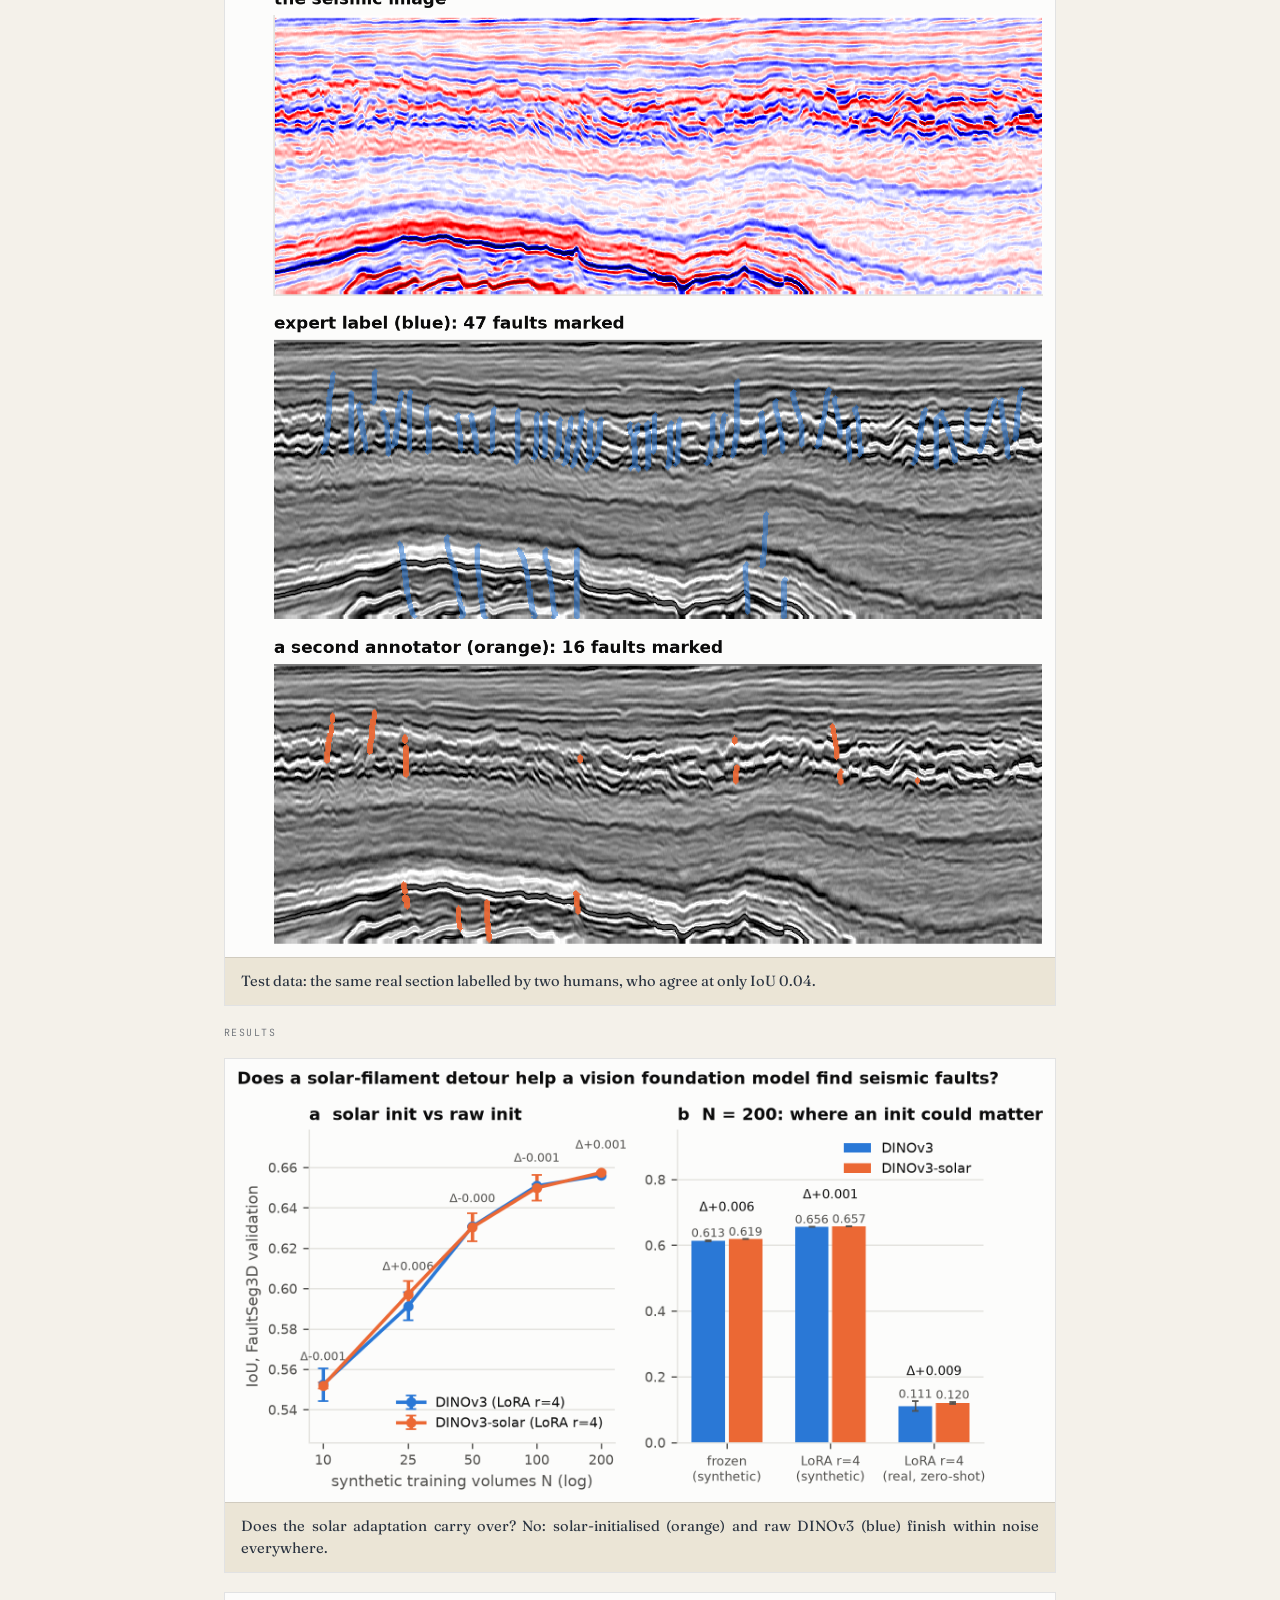
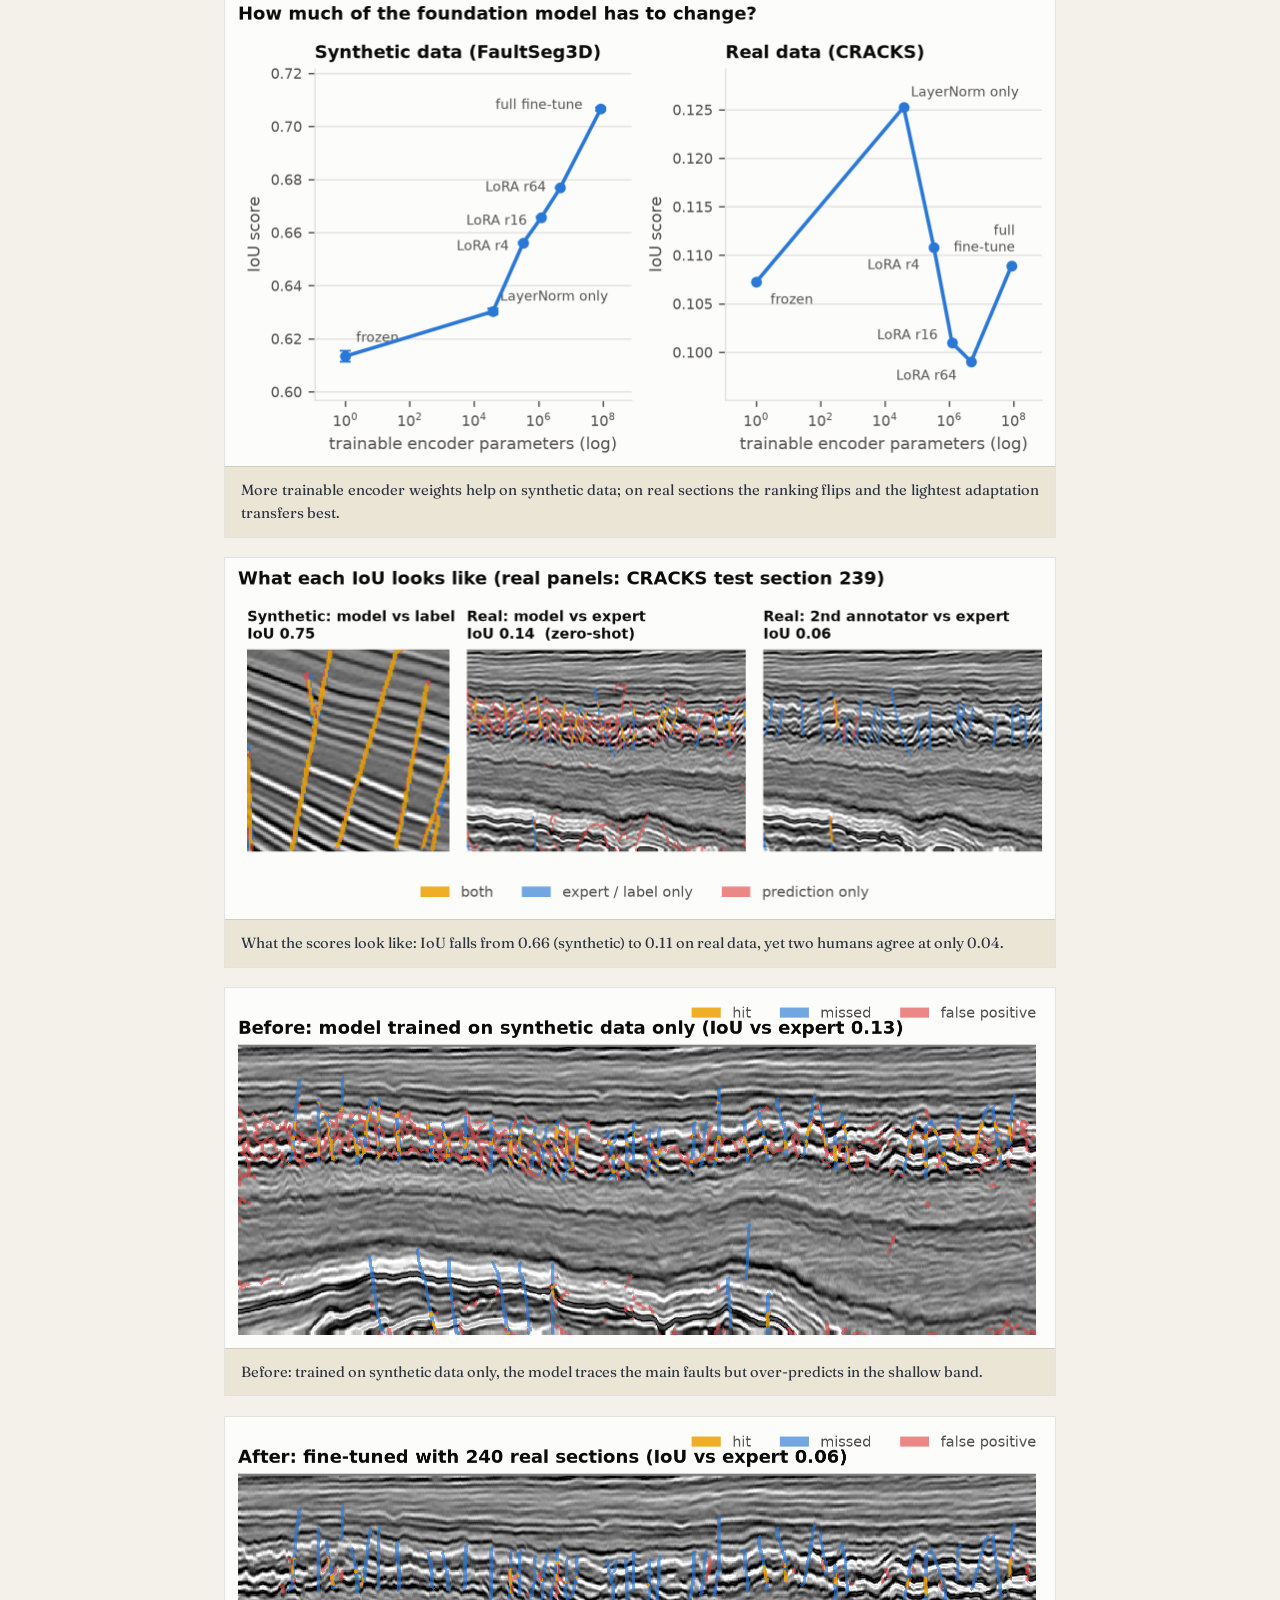
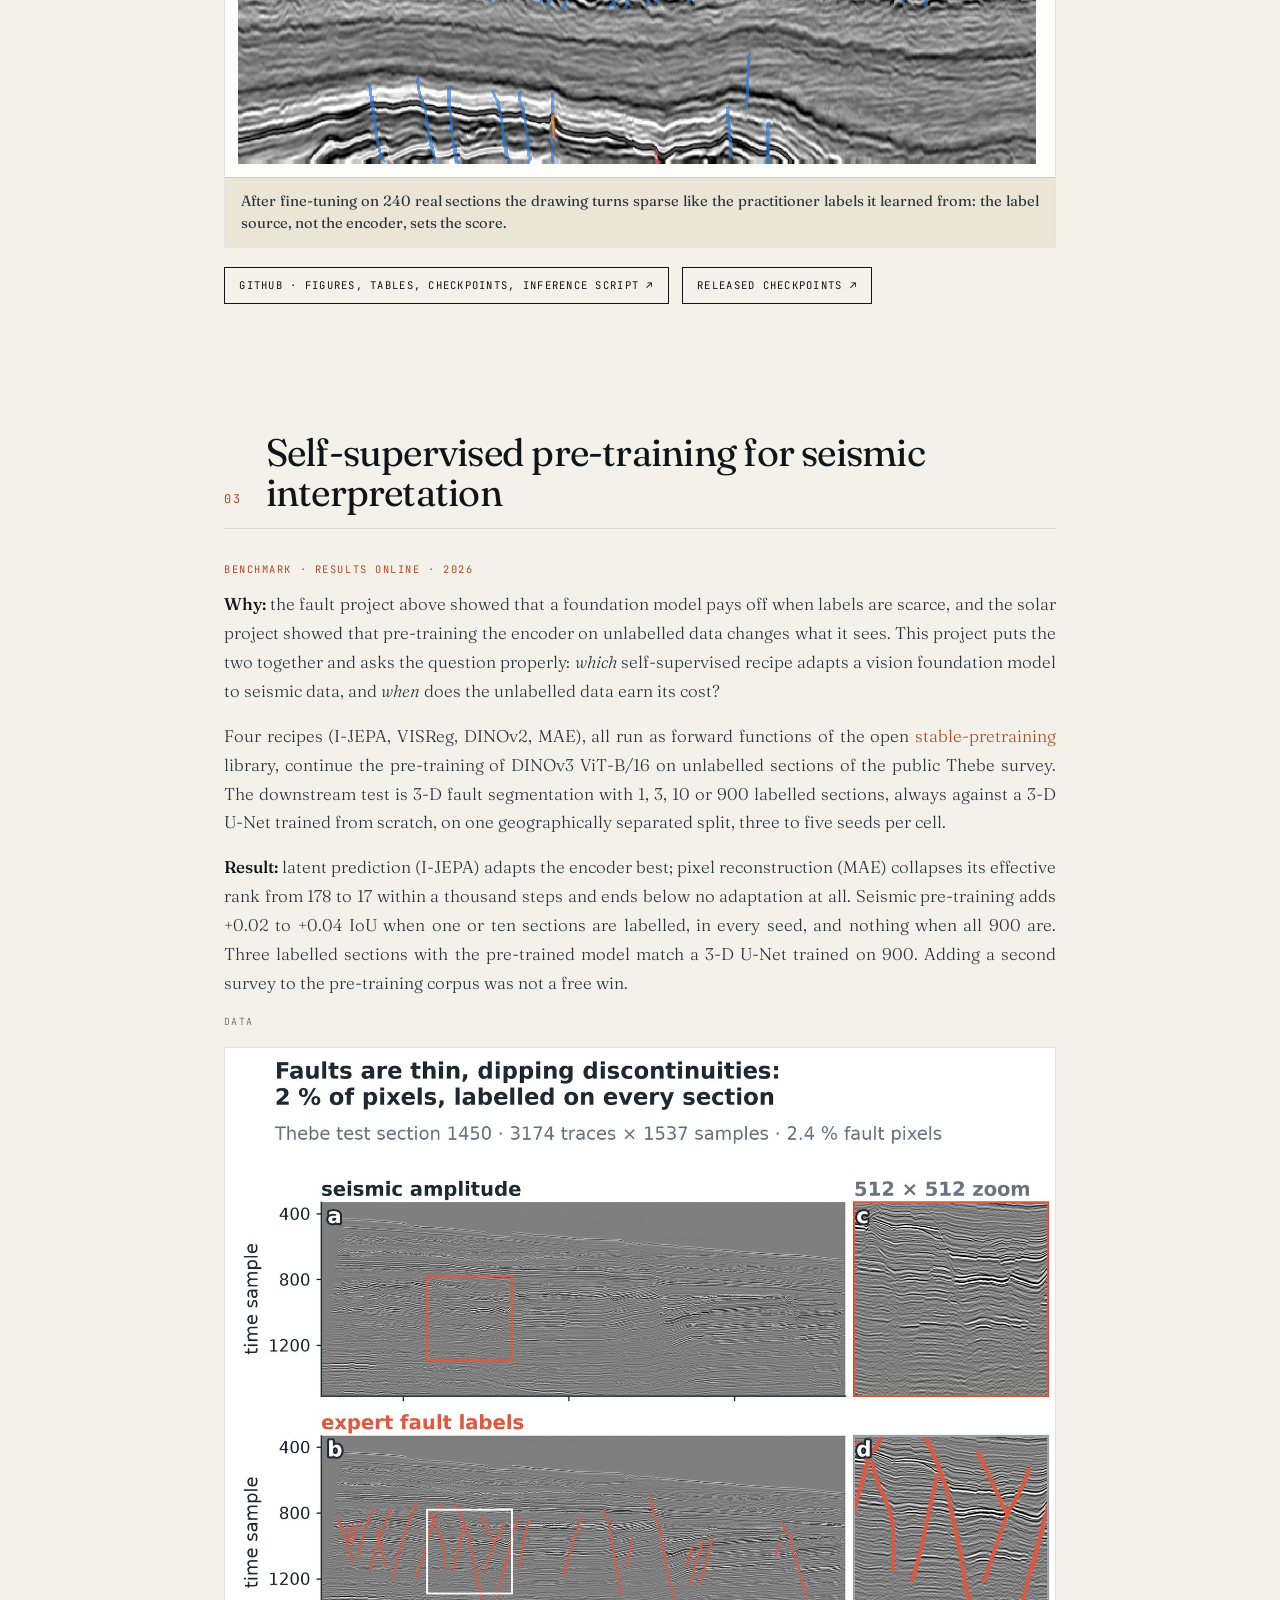
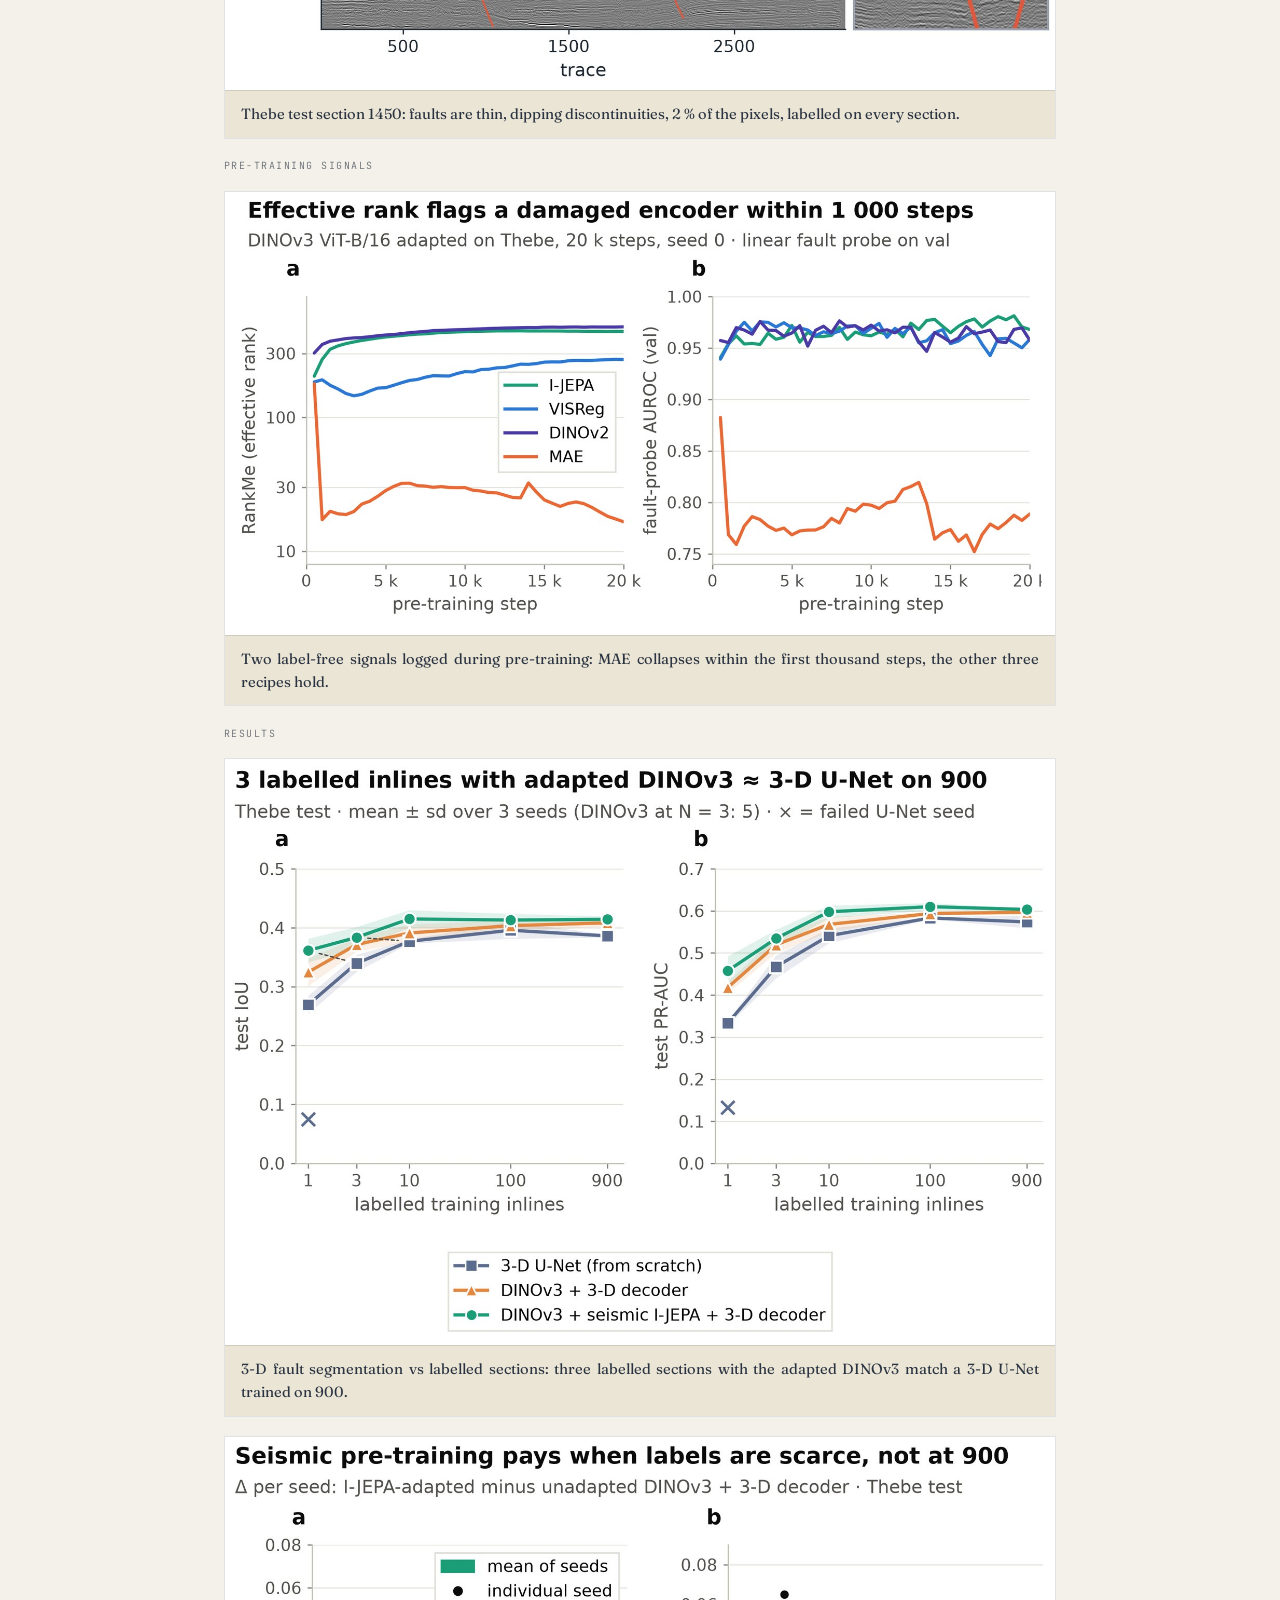
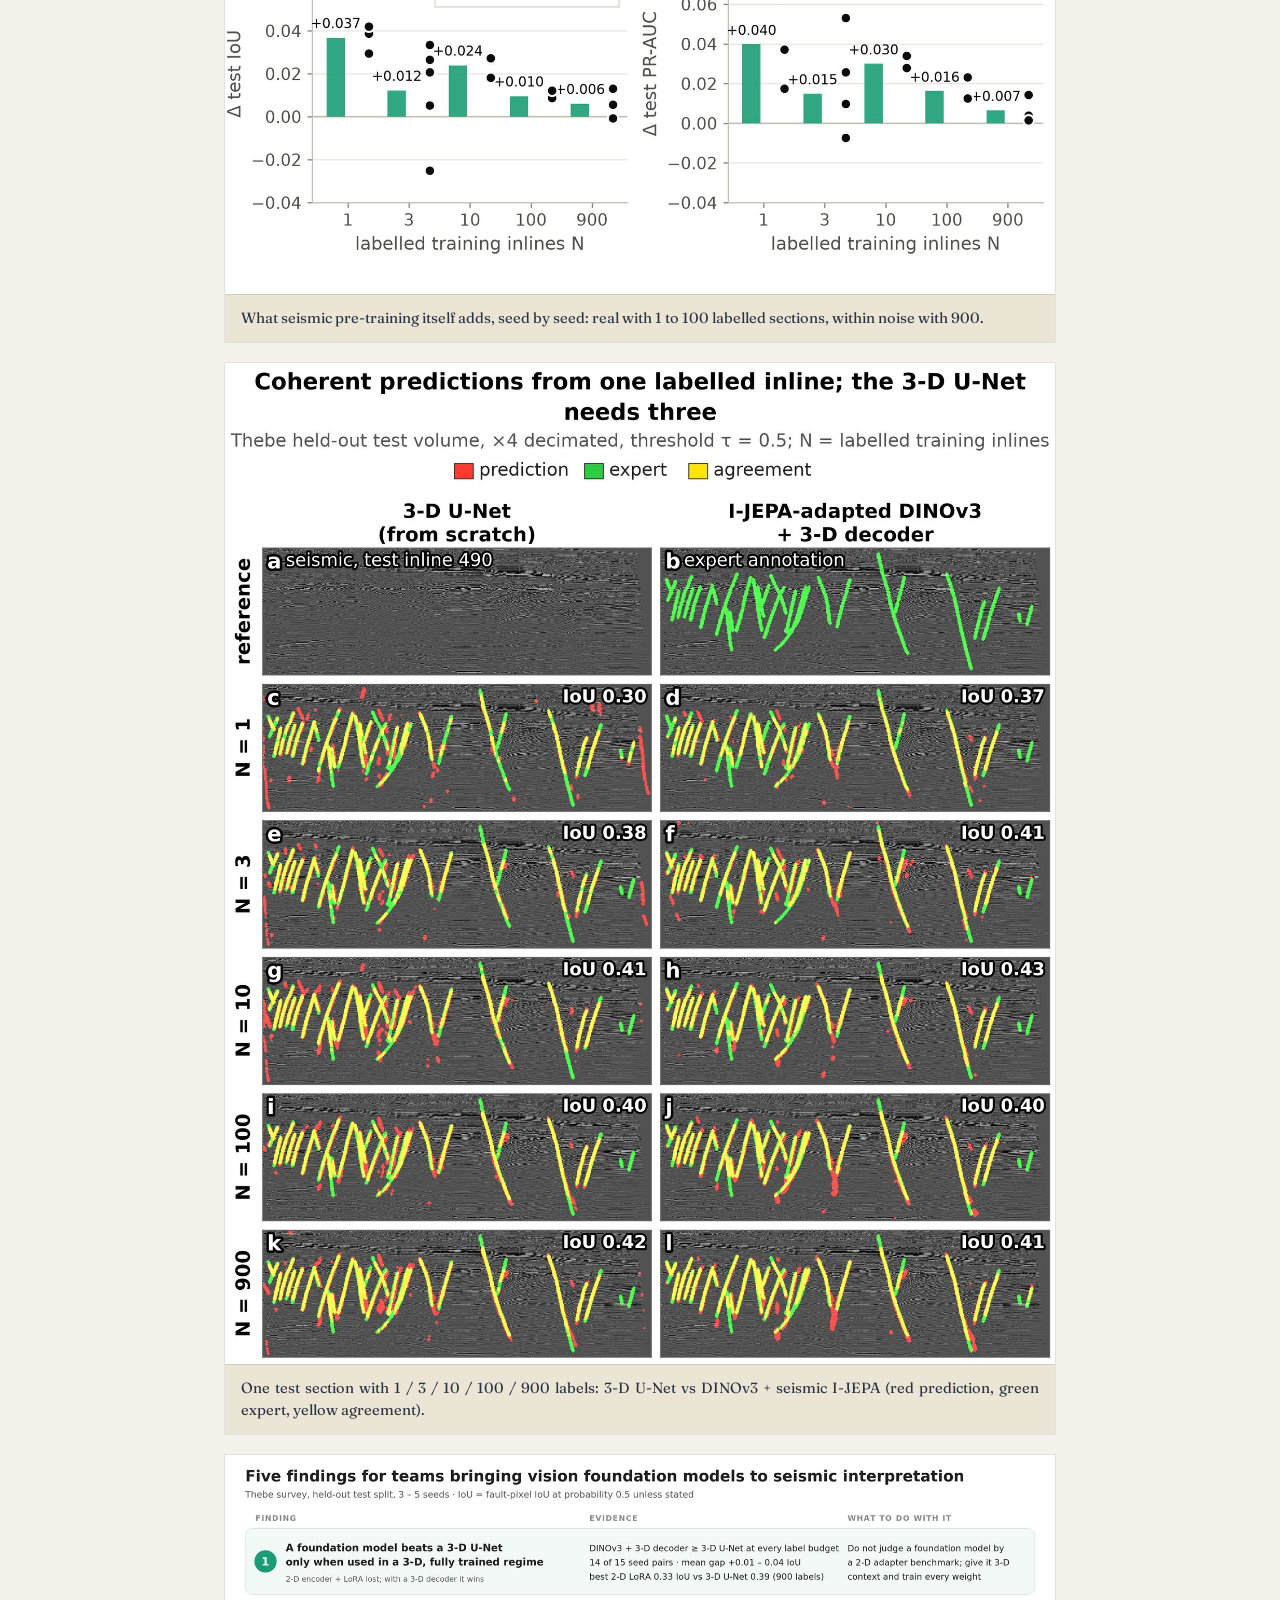
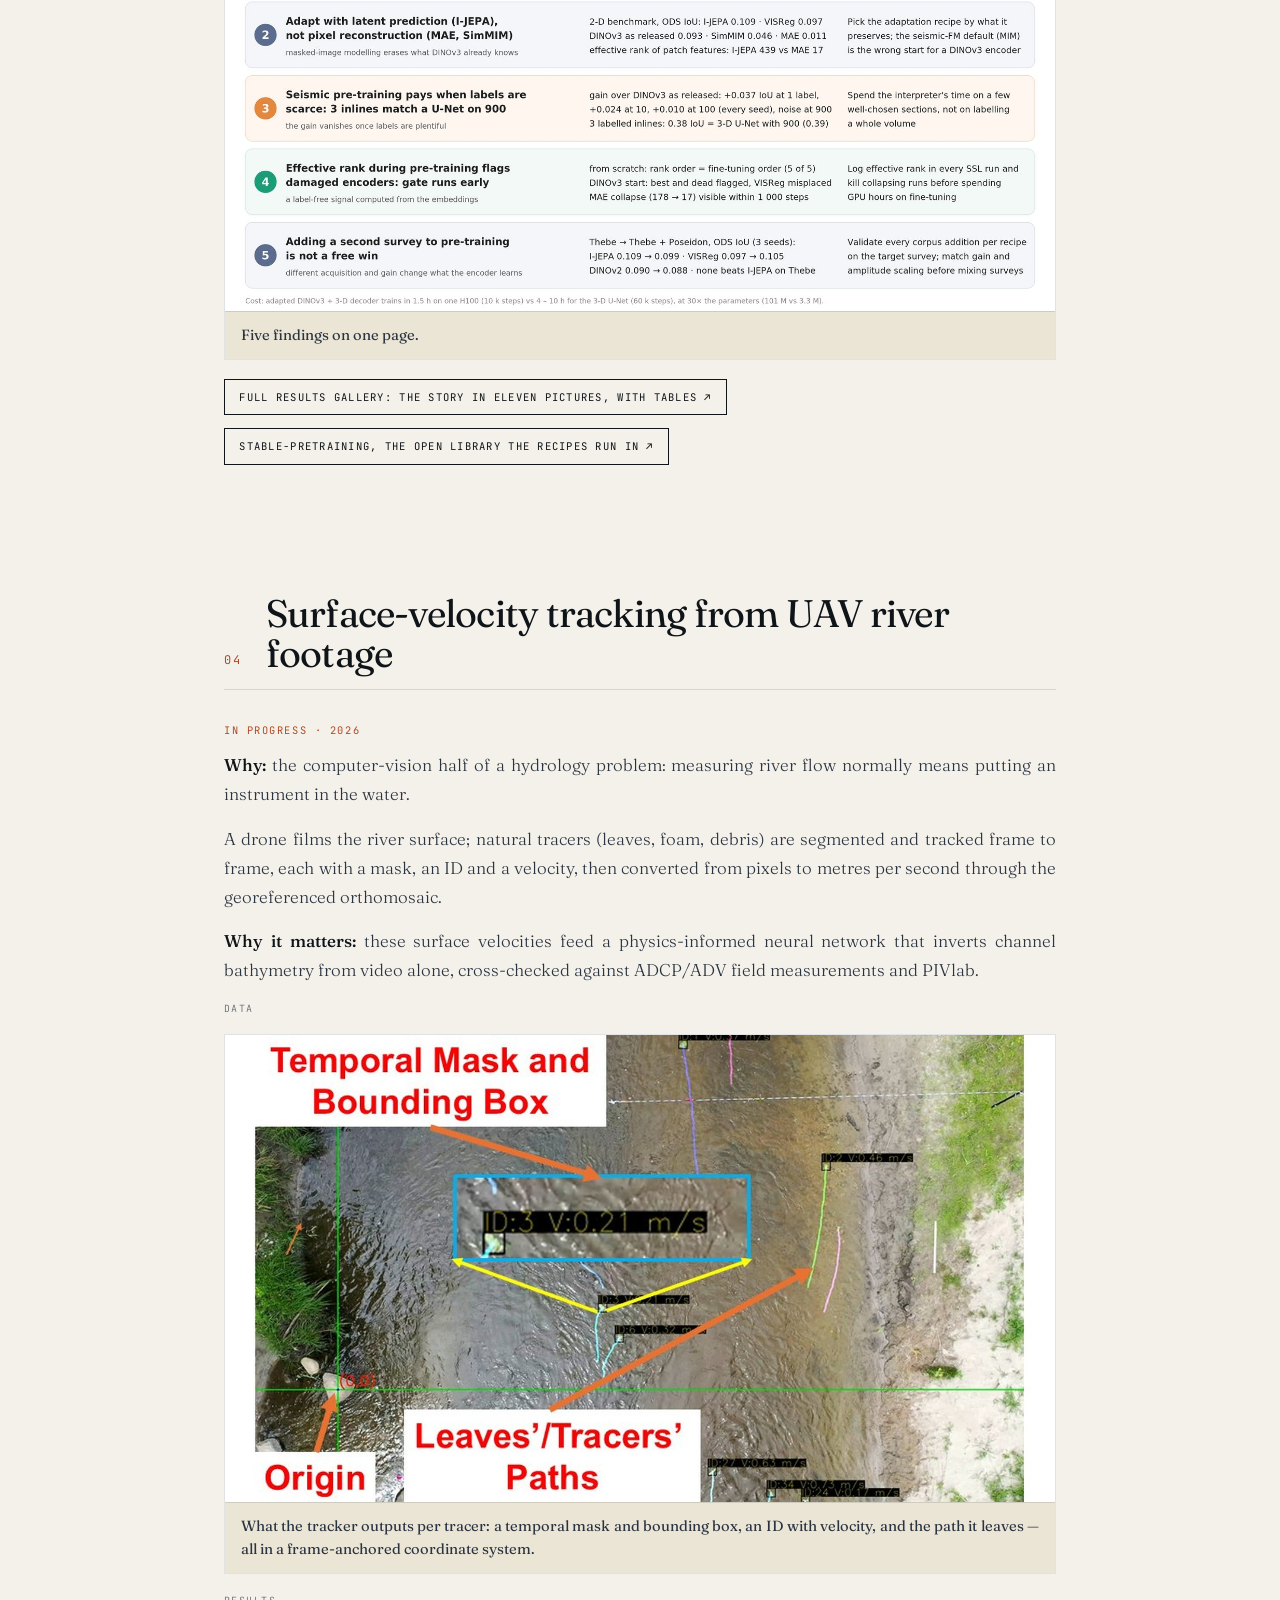
<file: projects.html>
<!doctype html>
<html lang="en">
<head>
<meta charset="utf-8">
<meta name="viewport" content="width=device-width, initial-scale=1">
<title>Projects · Anh Le</title>
<link rel="stylesheet" href="style.css?v=6">
<style>
/* a reading page: main is the text column plus its padding, so headings,
   rules, prose and figures share one width and the column centres on screen.
   the home page keeps the full-width layout. */
main,footer{max-width:58rem}
.proj{padding:2rem 0 1rem;scroll-margin-top:90px;--col:100%}
.proj figcaption{font-family:inherit;font-size:.92rem;letter-spacing:0;line-height:1.55;padding:.75rem 1rem;color:var(--ink-soft)}
.proj figcaption b{color:var(--ink);font-weight:600}
.proj .status{font-family:'JetBrains Mono',monospace;font-size:.65rem;letter-spacing:.15em;text-transform:uppercase;color:var(--rust)}
.proj p{max-width:var(--col);font-weight:300;color:var(--ink-soft);line-height:1.7;margin:.6rem 0 1rem}
.proj p b{color:var(--ink);font-weight:500}
.figs{display:grid;grid-template-columns:repeat(auto-fit,minmax(min(100%,300px),1fr));gap:1.2rem;margin:1rem 0 1.2rem}
.figs figure{background:#fff}
.figlab{font-family:'JetBrains Mono',monospace;font-size:.62rem;letter-spacing:.15em;text-transform:uppercase;color:var(--ink-soft);opacity:.7;margin:1.2rem 0 -.4rem}
.figs img{width:100%;height:auto;display:block;background:#fcfcfb}
.figs1{grid-template-columns:1fr;max-width:var(--col)}
/* one width for every figure, so 16:9 figures all render the same height */
.proj h3{font-size:1.35rem;font-weight:500;margin:2.4rem 0 .2rem;scroll-margin-top:90px}
.eq{display:block;font-family:'JetBrains Mono',monospace;font-size:.72rem;line-height:1.9;color:var(--ink);background:var(--paper-warm);border-left:2px solid var(--rust);padding:.5rem .7rem;margin:.5rem 0 .4rem}
.eq i{font-style:normal;color:var(--ink-soft)}
.kv{display:flex;gap:.8rem;flex-wrap:wrap;margin:.5rem 0 1rem;max-width:var(--col)}
.kv a{font-family:'JetBrains Mono',monospace;font-size:.66rem;letter-spacing:.12em;text-transform:uppercase;border:1px solid var(--ink);color:var(--ink);padding:.55rem .9rem}
.kv a:hover{background:var(--rust);border-color:var(--rust);color:var(--paper);text-decoration:none}
.demorow{display:grid;grid-template-columns:minmax(0,1fr) 280px;gap:1.4rem;align-items:center;max-width:var(--col);margin:1rem 0 1.2rem}
.demorow figure{background:#fff}
.demorow figure img{height:auto}
.demorow video{width:100%;height:auto;display:block;background:#000}
@media (max-width:860px){.demorow{grid-template-columns:1fr}.demorow .vid{max-width:330px}}
.playcta{display:flex;flex-direction:column;gap:.3rem;align-items:center;text-align:center;font-family:'Fraunces',Georgia,serif;text-transform:none;letter-spacing:0;cursor:pointer;padding:.85rem .9rem;background:var(--paper-warm);border-top:1px solid var(--line);transition:background .2s}
.playcta:hover{background:#e3dcc8}
.playcta .go{font-size:1.35rem;font-weight:600;line-height:1.15;color:var(--rust)}
.playcta .go i{font-style:normal;color:var(--ochre)}
.playcta .sub{font-family:'JetBrains Mono',monospace;font-size:.64rem;letter-spacing:.12em;text-transform:uppercase;color:var(--teal)}
</style>
</head>
<body>
<nav class="topnav">
  <a class="logo" href="index.html">ANH LE</a>
  <div class="links"><a href="index.html">Home</a><a href="index.html#about">About</a><a href="projects.html" class="active">Projects</a><a href="resume.pdf">Resume</a><a href="index.html#contact">Contact</a></div>
</nav>
<main>
<h1>Projects</h1>
<p class="lede">What I am working on, and why each one started. Most have a results site or repository you can open for the full detail.</p>

<section class="proj" id="solar-filament">
<h2>Solar filament segmentation</h2>
<span class="status">Benchmark &middot; results online &middot; 2026</span>
<p><b>Why:</b> it started as a hackathon entry. The deadline forced a design where every arm changes exactly one thing &mdash; and that discipline is what turned a competition entry into a benchmark worth keeping.</p>
<p>Can a vision foundation model pretrained on everyday photographs segment thin, faint filaments on the Sun better than a CNN trained from scratch &mdash; and how much of the encoder has to change? Six architectures on 958 GONG full-disk images (MAGFiLO annotations), 5 folds &times; 3 seeds, one factor changed per arm. A second stage then pretrains the winning encoder on 100,000 unlabelled disks of the same instrument.</p>
<p><b>Result:</b> pretraining bought <b>efficiency, not accuracy</b>. A SAM&nbsp;2 encoder with 0.43&nbsp;% of its weights adapted by LoRA matches the best from-scratch model while training <b>7&times; fewer</b> weights, and beats full fine-tuning of the same encoder by 0.03 Dice.</p>

<p class="figlab">The task</p>
<div class="figs figs1">
  <figure><a class="lb" href="assets/sf/hero_prediction.jpg" data-cap="A GONG H-alpha full disk (left) and the SAM 2 + LoRA prediction with the MAGFiLO ground-truth outline (right)"><img src="assets/sf/hero_prediction.jpg" alt="GONG H-alpha full disk and the SAM 2 + LoRA filament prediction outlined against the annotation" width="1400" height="788"></a><figcaption>SAM&nbsp;2&nbsp;+&nbsp;LoRA on a held-out disk. The prediction follows the spine of every filament and loses the ends &mdash; which is where thin-structure metrics are decided.</figcaption></figure>
</div>
<div class="figs figs1">
  <figure><a class="lb" href="assets/sf/f1_task.jpg" data-cap="One labelled disk and one 512-px training tile at full resolution"><img src="assets/sf/f1_task.jpg" alt="A labelled solar disk beside one 512-pixel training tile at full resolution" width="1400" height="788"></a><figcaption>Why this is hard: filaments are thin, faint and sparse. The right panel is one training tile at full resolution; at disk scale a filament is a hairline.</figcaption></figure>
</div>

<p class="figlab">Which architecture</p>
<div class="figs figs1">
  <figure><a class="lb" href="assets/sf/f2_efficiency.png" data-cap="Six segmentation architectures: Dice and trained parameters"><img src="assets/sf/f2_efficiency.png" alt="Six architectures compared by Dice and by trained parameter count" width="1400" height="788"></a><figcaption>Six architectures, each in its best configuration, on 958 disks. Pretraining buys <b>efficiency, not accuracy</b>: the top four sit within 0.014 Dice of each other, and SAM&nbsp;2 reaches the best of them on a seventh of the trained weights.<br><b>Dice</b> is the overlap of predicted and annotated filament pixels, <i>P</i> and <i>G</i>; background is excluded.<span class="eq">Dice = 2&thinsp;|P &cap; G| / ( |P| + |G| )<i>&nbsp;&nbsp;&mdash; 1.0 is perfect</i></span></figcaption></figure>
</div>
<div class="figs figs1">
  <figure><a class="lb" href="assets/sf/f3_sam2_adaptation.png" data-cap="SAM 2: low-rank adaptation versus full fine-tuning"><img src="assets/sf/f3_sam2_adaptation.png" alt="LoRA versus full fine-tuning of the same SAM 2 encoder on Dice, clDice and PQ" width="1400" height="788"></a><figcaption>One encoder, one decoder, one recipe &mdash; only the adaptation differs. Low-rank adaptation leads on pixels and topology and ties on objects, training a fourteenth of the weights; full fine-tuning overfits 958 disks.<br><b>clDice</b> is the same overlap on the skeletons <i>S</i>, so a broken filament is penalised. <b>PQ</b> counts filaments as objects, matched only above half overlap.<span class="eq">T<sub>prec</sub> = |S<sub>P</sub> &cap; G| / |S<sub>P</sub>| &nbsp;&nbsp; T<sub>sens</sub> = |S<sub>G</sub> &cap; P| / |S<sub>G</sub>|<br>clDice = 2&thinsp;T<sub>prec</sub>&thinsp;T<sub>sens</sub> / ( T<sub>prec</sub> + T<sub>sens</sub> )<br>PQ = &Sigma;<sub>(p,g)&isin;TP</sub> IoU(p,g) / ( |TP| + &frac12;|FP| + &frac12;|FN| )<i>&nbsp;&nbsp;&mdash; match when IoU &gt; 0.5</i></span></figcaption></figure>
</div>

<h3 id="dapt">Pretraining the encoder on 100,000 unlabelled disks</h3>
<p>With only 958 labelled disks, is the encoder held back by <i>how</i> it was adapted, or by <i>what</i> it was pretrained on? Self-supervised domain-adaptive pretraining of the SAM&nbsp;2 encoder over 100,000 unlabelled disks of the same instrument, followed by the identical LoRA fine-tune on the same folds, measures the effect directly.</p>
<div class="figs figs1">
  <figure><a class="lb" href="assets/sf/f8_data_scale.png" data-cap="The unlabelled corpus by year of observation"><img src="assets/sf/f8_data_scale.png" alt="Usable pretraining tiles per year of observation, 2010 to 2026" width="1400" height="788"></a><figcaption>Every year of the archive contributes. Frames sharing an observation date with a labelled disk were dropped before selection, so no test image can leak into pretraining.</figcaption></figure>
</div>
<div class="figs figs1">
  <figure><a class="lb" href="assets/sf/f6_dapt_pipeline.jpg" data-cap="The pretext task on real data"><img src="assets/sf/f6_dapt_pipeline.jpg" alt="Pretext task: a tiled unlabelled disk, one tile, and the tile with 60 percent of its units hidden" width="1400" height="788"></a><figcaption>Masking is weighted toward darker units, so filaments are hidden more often than quiet Sun. The encoder reconstructs only what was hidden, then replaces the shipped checkpoint.</figcaption></figure>
</div>
<div class="figs figs1">
  <figure><a class="lb" href="assets/sf/f7_dapt_effect.png" data-cap="Domain-adaptive pretraining versus the shipped checkpoint"><img src="assets/sf/f7_dapt_effect.png" alt="Dice, clDice and PQ with and without domain-adaptive pretraining" width="1400" height="788"></a><figcaption>The same fine-tune from two starting checkpoints. Pretraining on the unlabelled archive has not yet carried through to the fine-tuned model.</figcaption></figure>
</div>

<div class="kv">
  <a href="https://ducanhle156.github.io/solar-filament-segmentation/">Full results gallery &#8599;</a>
  <a href="https://github.com/ducanhle156/solar-filament-segmentation">GitHub &middot; figures, tables, inference script &#8599;</a>
</div>
</section>

<section class="proj" id="fault">
<h2>Seismic fault segmentation</h2>
<span class="status">Benchmark · results online · 2026</span>
<p><b>Why:</b> solar filaments and seismic faults pose the same segmentation problem in different data &mdash; thin, low-contrast features that occupy a tiny fraction of the image and that interpreters still pick by hand. After the filament benchmark the question was whether the recipe carries to a domain with entirely different physics, or whether it was tuned to the Sun.</p>
<p>How much of a DINOv3 encoder has to change to segment faults — thin, tilted breaks in seismic images? Frozen, LayerNorm-only, LoRA (r = 4 / 16 / 64) and full fine-tuning, all under one recipe, trained on synthetic FaultSeg3D volumes and tested on held-out volumes and on real CRACKS field sections (zero-shot and after a few real labels).</p>
<p><b>Result:</b> on synthetic data accuracy rises with how much of the encoder is trained (IoU 0.61 frozen → 0.66 LoRA → 0.71 full). On real data the order reverses: the lightly adapted models transfer best and the fully fine-tuned one is worse and unstable across seeds.</p>
<p class="figlab">Data</p>
<div class="figs figs1">
  <figure><a class="lb" href="assets/fs/fig1_synthetic.png" data-cap="Synthetic FaultSeg3D training slices with their exact fault labels (red)"><img src="assets/fs/fig1_synthetic.png" alt="Synthetic seismic slices with fault labels" width="1664" height="677"></a><figcaption>Training data: synthetic seismic slices with exact fault labels (red).</figcaption></figure>
  <figure><a class="lb" href="assets/fs/fig0_real_section.png" data-cap="One real CRACKS section labelled by two humans: expert 47 faults, second annotator 16"><img src="assets/fs/fig0_real_section.png" alt="Real CRACKS section with expert and second-annotator labels" width="1613" height="1983"></a><figcaption>Test data: the same real section labelled by two humans, who agree at only IoU 0.04.</figcaption></figure>
</div>
<p class="figlab">Results</p>
<div class="figs figs1">
  <figure><a class="lb" href="assets/fs/fig2_solar_transfer.png" data-cap="Solar-adapted vs raw DINOv3 initialisation under the same recipe"><img src="assets/fs/fig2_solar_transfer.png" alt="Solar init vs raw init on synthetic and real data" width="1776" height="948"></a><figcaption>Does the solar adaptation carry over? No: solar-initialised (orange) and raw DINOv3 (blue) finish within noise everywhere.</figcaption></figure>
  <figure><a class="lb" href="assets/fs/fig3_adaptation_ladder.png" data-cap="How much of the encoder has to change? Synthetic vs real data, zero-shot"><img src="assets/fs/fig3_adaptation_ladder.png" alt="IoU vs trainable encoder parameters, synthetic and real" width="1664" height="948"></a><figcaption>More trainable encoder weights help on synthetic data; on real sections the ranking flips and the lightest adaptation transfers best.</figcaption></figure>
  <figure><a class="lb" href="assets/fs/fig6b_iou_examples.png" data-cap="One segmentation at each scale of IoU: synthetic, model vs expert, human vs human"><img src="assets/fs/fig6b_iou_examples.png" alt="Example segmentations at IoU 0.75, 0.14 and 0.06" width="1664" height="723"></a><figcaption>What the scores look like: IoU falls from 0.66 (synthetic) to 0.11 on real data, yet two humans agree at only 0.04.</figcaption></figure>
  <figure><a class="lb" href="assets/fs/fig7_before_after_a.png" data-cap="Before fine-tuning: the synthetic-only model on real test section 204"><img src="assets/fs/fig7_before_after_a.png" alt="Zero-shot prediction on CRACKS section 204" width="1658" height="719"></a><figcaption>Before: trained on synthetic data only, the model traces the main faults but over-predicts in the shallow band.</figcaption></figure>
  <figure><a class="lb" href="assets/fs/fig7_before_after_c.png" data-cap="After fine-tuning with 240 real practitioner-labelled sections"><img src="assets/fs/fig7_before_after_c.png" alt="Prediction on section 204 after fine-tuning on 240 real sections" width="1658" height="719"></a><figcaption>After fine-tuning on 240 real sections the drawing turns sparse like the practitioner labels it learned from: the label source, not the encoder, sets the score.</figcaption></figure>
</div>
<div class="kv">
  <a href="https://github.com/ducanhle156/seismic-fault-segmentation">GitHub · figures, tables, checkpoints, inference script ↗</a>
  <a href="https://github.com/ducanhle156/seismic-fault-segmentation/releases">Released checkpoints ↗</a>
</div>
</section>

<section class="proj" id="seismic-pretraining">
<h2>Self-supervised pre-training for seismic interpretation</h2>
<span class="status">Benchmark &middot; results online &middot; 2026</span>
<p><b>Why:</b> the fault project above showed that a foundation model pays off when labels are scarce, and the solar project showed that pre-training the encoder on unlabelled data changes what it sees. This project puts the two together and asks the question properly: <i>which</i> self-supervised recipe adapts a vision foundation model to seismic data, and <i>when</i> does the unlabelled data earn its cost?</p>
<p>Four recipes (I-JEPA, VISReg, DINOv2, MAE), all run as forward functions of the open <a href="https://github.com/rbalestr-lab/stable-pretraining">stable-pretraining</a> library, continue the pre-training of DINOv3 ViT-B/16 on unlabelled sections of the public Thebe survey. The downstream test is 3-D fault segmentation with 1, 3, 10 or 900 labelled sections, always against a 3-D U-Net trained from scratch, on one geographically separated split, three to five seeds per cell.</p>
<p><b>Result:</b> latent prediction (I-JEPA) adapts the encoder best; pixel reconstruction (MAE) collapses its effective rank from 178 to 17 within a thousand steps and ends below no adaptation at all. Seismic pre-training adds +0.02 to +0.04 IoU when one or ten sections are labelled, in every seed, and nothing when all 900 are. Three labelled sections with the pre-trained model match a 3-D U-Net trained on 900. Adding a second survey to the pre-training corpus was not a free win.</p>
<p class="figlab">Data</p>
<div class="figs figs1">
  <figure><a class="lb" href="seismic-pretraining/figures/data_section_faults.png" data-cap="Thebe test section 1450: faults are thin, dipping discontinuities, 2 % of the pixels, labelled on every section."><img src="assets/sp/data_section_faults.jpg" alt="Thebe seismic section with expert fault labels and a 512-pixel zoom" width="1600" height="1239"></a><figcaption>Thebe test section 1450: faults are thin, dipping discontinuities, 2 % of the pixels, labelled on every section.</figcaption></figure>
</div>
<p class="figlab">Pre-training signals</p>
<div class="figs figs1">
  <figure><a class="lb" href="seismic-pretraining/figures/ssl_signals.png" data-cap="Effective rank and fault-probe AUROC of the four recipes during pre-training"><img src="assets/proj_seismic_pretraining.jpg" alt="Effective rank and fault-probe AUROC during seismic pre-training for four recipes" width="1600" height="853"></a><figcaption>Two label-free signals logged during pre-training: MAE collapses within the first thousand steps, the other three recipes hold.</figcaption></figure>
</div>
<p class="figlab">Results</p>
<div class="figs figs1">
  <figure><a class="lb" href="seismic-pretraining/figures/label_efficiency.png" data-cap="3-D fault segmentation vs labelled sections: three labelled sections with the adapted DINOv3 match a 3-D U-Net trained on 900."><img src="assets/sp/label_efficiency.jpg" alt="Test IoU and PR-AUC versus 1, 3, 10, 100 and 900 labelled sections for three 3-D models" width="1600" height="1129"></a><figcaption>3-D fault segmentation vs labelled sections: three labelled sections with the adapted DINOv3 match a 3-D U-Net trained on 900.</figcaption></figure>
  <figure><a class="lb" href="seismic-pretraining/figures/dapt_gain.png" data-cap="What seismic pre-training itself adds, seed by seed: real with 1 to 100 labelled sections, within noise with 900."><img src="assets/sp/dapt_gain.jpg" alt="Per-seed gain of seismic I-JEPA pre-training over DINOv3 as released at each label budget" width="1600" height="881"></a><figcaption>What seismic pre-training itself adds, seed by seed: real with 1 to 100 labelled sections, within noise with 900.</figcaption></figure>
  <figure><a class="lb" href="seismic-pretraining/figures/label_scarcity_storyboard.png" data-cap="One test section with 1 / 3 / 10 / 100 / 900 labels: 3-D U-Net vs DINOv3 + seismic I-JEPA (red prediction, green expert, yellow agreement)."><img src="assets/sp/label_scarcity_storyboard.jpg" alt="Predictions on one test section by the 3-D U-Net and the pre-trained model at five label budgets" width="1600" height="1929"></a><figcaption>One test section with 1 / 3 / 10 / 100 / 900 labels: 3-D U-Net vs DINOv3 + seismic I-JEPA (red prediction, green expert, yellow agreement).</figcaption></figure>
  <figure><a class="lb" href="seismic-pretraining/figures/key_findings.png" data-cap="Five findings on one page."><img src="assets/sp/key_findings.jpg" alt="Five findings for teams bringing vision foundation models to seismic interpretation" width="1600" height="878"></a><figcaption>Five findings on one page.</figcaption></figure>
</div>
<div class="kv">
  <a href="seismic-pretraining/">Full results gallery: the story in eleven pictures, with tables &#8599;</a>
  <a href="https://github.com/rbalestr-lab/stable-pretraining">stable-pretraining, the open library the recipes run in &#8599;</a>
</div>
</section>

<section class="proj" id="uav-tracking">
<h2>Surface-velocity tracking from UAV river footage</h2>
<span class="status">In progress · 2026</span>
<p><b>Why:</b> the computer-vision half of a hydrology problem: measuring river flow normally means putting an instrument in the water.</p>
<p>A drone films the river surface; natural tracers (leaves, foam, debris) are segmented and tracked frame to frame, each with a mask, an ID and a velocity, then converted from pixels to metres per second through the georeferenced orthomosaic.</p>
<p><b>Why it matters:</b> these surface velocities feed a physics-informed neural network that inverts channel bathymetry from video alone, cross-checked against ADCP/ADV field measurements and PIVlab.</p>
<p class="figlab">Data</p>
<div class="figs figs1">
  <figure><a class="lb" href="assets/uav/fig1_tracking_annot.jpg" data-cap="What the tracker outputs per tracer: temporal mask, bounding box, ID and velocity, in a frame-anchored coordinate system"><img src="assets/uav/fig1_tracking_annot.jpg" alt="Annotated frame showing a tracer's temporal mask, bounding box, ID, velocity and the coordinate origin" width="1400" height="788"></a><figcaption>What the tracker outputs per tracer: a temporal mask and bounding box, an ID with velocity, and the path it leaves — all in a frame-anchored coordinate system.</figcaption></figure>
</div>
<p class="figlab">Results</p>
<div class="figs figs1">
  <figure><a class="lb" href="assets/uav/fig2_particle_tracking.jpg" data-cap="Tracked leaves with per-tracer surface velocity (cm/s) over a single frame"><img src="assets/uav/fig2_particle_tracking.jpg" alt="Drone frame with tracked leaf trajectories and per-tracer velocities in cm/s" width="1400" height="788"></a><figcaption>Tracked leaves and their trajectories over one frame, each labelled with its surface velocity in cm/s.</figcaption></figure>
  <figure><a class="lb" href="assets/uav/fig3_pivlab.jpg" data-cap="PIVlab particle-image velocimetry on the same footage: vector field (green) and streamlines (yellow)"><img src="assets/uav/fig3_pivlab.jpg" alt="PIVlab vector field and streamlines on the same footage" width="1400" height="788"></a><figcaption>Cross-check: PIVlab particle-image velocimetry on the same footage — vector field (green) and streamlines (yellow).</figcaption></figure>
  <figure><a class="lb" href="assets/uav/fig4_framework.jpg" data-cap="Project framework: field measurements → velocity evaluation → PINN → bathymetry inversion with uncertainty quantification"><img src="assets/uav/fig4_framework.jpg" alt="Framework diagram: field measurements, velocity evaluation, physics-informed neural network, flow dynamics" width="1400" height="788"></a><figcaption>Where the tracking sits: field measurements → velocity evaluation → PINN → bathymetry inversion with uncertainty quantification.</figcaption></figure>
</div>
</section>

<section class="proj" id="youreyes">
<h2>YourEyes &mdash; indoor navigation by voice</h2>
<span class="status">Team project &middot; Jun 2026 &ndash; Present</span>
<p><b>Why:</b> indoors, where GPS stops working, a blind user has no turn-by-turn guidance; can a phone's own camera and sensors close that gap?</p>
<p>An iPhone app that walks a blind user to a room entirely by voice: the phone sends bursts of camera frames with heading and altitude to a FastAPI backend, which localises them against stored reference photographs using <b>DINOv2</b> embeddings and answers with the next instruction (a compass heading and a step count). Obstacle warnings run on the phone from LiDAR, so they work without the network.</p>
<p><b>How the building is mapped:</b> each floor is a graph of <b>anchor nodes</b>, reference photographs stored with GPS, altitude and camera heading; localisation is a nearest-neighbour search over the embeddings (pgvector), aggregated across each three-frame burst so one bad frame cannot move the user.</p>
<p class="figlab">Demo</p>
<div class="demorow">
  <figure><a class="lb" href="assets/ye/route-example.jpg" data-cap="The route walked in the video: anchor nodes along the third-floor corridor, ending at room 320"><img src="assets/ye/route-example.jpg" alt="Third-floor plan with the walked route highlighted through a chain of anchor nodes, ending at room 320" width="1400" height="788"></a><figcaption>The route being walked in the video &mdash; anchor nodes along the corridor, ending at room 320.</figcaption></figure>
  <figure class="vid"><video controls preload="metadata" playsinline poster="assets/ye/demo-poster.jpg" src="assets/ye/demo.mp4" width="592" height="1280"></video><figcaption class="playcta"><span class="go"><i>&#9654;</i> Play the demo</span><span class="sub">2:29 &middot; with sound &middot; walking the route on the left</span></figcaption></figure>
</div>
<p class="figlab">How it works</p>
<div class="figs figs1">
  <figure><a class="lb" href="assets/ye/anchor-graph.jpg" data-cap="The third floor as a graph: anchor nodes (purple) where reference photographs were taken, joined by the walkable edges between them"><img src="assets/ye/anchor-graph.jpg" alt="Third-floor building plan overlaid with anchor nodes and the walkable edges connecting them" width="1400" height="788"></a><figcaption>The floor as a graph: anchor nodes where reference photographs were taken, joined by the walkable edges between them.</figcaption></figure>
  <figure><a class="lb" href="assets/ye/system-design.jpg" data-cap="The phone talks to a FastAPI service backed by PostgreSQL for embeddings and MinIO for the reference images"><img src="assets/ye/system-design.jpg" alt="Architecture diagram: a Swift iPhone app talking to FastAPI, PostgreSQL and MinIO running in Docker" width="1400" height="788"></a><figcaption>The Swift app talks to a FastAPI service backed by PostgreSQL for the embeddings and MinIO for the reference images.</figcaption></figure>
</div>
</section>

<p class="back"><a href="index.html">← back to home</a></p>
</main>
<footer>Anh Le · North Dakota State University · Solar data: MAGFiLO v1.0 (Ahmadzadeh et al., 2024), NSO GONG (CC BY 4.0) · Seismic data: FaultSeg3D (Wu et al., 2019), CRACKS (Prabhushankar et al., 2024, CC BY 4.0)</footer>
<div id="lightbox" hidden><img alt=""><div class="cap"></div></div>
<script>
(function(){var lb=document.getElementById('lightbox'),img=lb.querySelector('img'),cap=lb.querySelector('.cap');
document.addEventListener('click',function(e){var a=e.target.closest('a.lb');if(a){e.preventDefault();img.src=a.getAttribute('href');cap.textContent=a.dataset.cap||'';lb.hidden=false;document.body.style.overflow='hidden';}else if(e.target.closest('#lightbox')){lb.hidden=true;img.src='';document.body.style.overflow='';}});
document.addEventListener('keydown',function(e){if(e.key==='Escape'&&!lb.hidden){lb.hidden=true;img.src='';document.body.style.overflow='';}});document.addEventListener('click',function(e){var c=e.target.closest('.playcta');if(c){var v=c.parentElement.querySelector('video');if(v){v.play();v.scrollIntoView({block:'center'});}}});
// anchors like #fault: re-snap once all images are loaded, in case anything shifted
window.addEventListener('load',function(){if(location.hash){var t=document.querySelector(location.hash);if(t)t.scrollIntoView();}});})();
</script>
<!-- visits, pages, referrer, country, device, browser. no cookies, no consent
     banner. register the code "ducanhle156" at goatcounter.com and this starts
     recording; until then the script 404s harmlessly and nothing breaks. -->
<script data-goatcounter="https://ducanhle156.goatcounter.com/count"
        async src="//gc.zgo.at/count.js"></script>
</body>
</html>
</file>
<file: style.css>
@import url('https://fonts.googleapis.com/css2?family=Fraunces:ital,opsz,wght@0,9..144,300;0,9..144,400;0,9..144,500;0,9..144,700;1,9..144,400&family=JetBrains+Mono:wght@300;400;500&display=swap');
:root{--ink:#0f1419;--ink-soft:#2a3340;--paper:#f4f1ea;--paper-warm:#ebe5d6;--rust:#b04a25;--ochre:#c89938;--teal:#1f4e5c;--line:rgba(15,20,25,.12)}
*{box-sizing:border-box;margin:0;padding:0}
html{scroll-behavior:smooth}
body{font-family:'Fraunces',Georgia,serif;background:var(--paper);color:var(--ink);line-height:1.6;font-size:17px}
body::before{content:"";position:fixed;inset:0;pointer-events:none;z-index:100;opacity:.35;mix-blend-mode:multiply;background-image:url("data:image/svg+xml,%3Csvg viewBox='0 0 200 200' xmlns='http://www.w3.org/2000/svg'%3E%3Cfilter id='n'%3E%3CfeTurbulence type='fractalNoise' baseFrequency='0.9' numOctaves='2' stitchTiles='stitch'/%3E%3CfeColorMatrix values='0 0 0 0 0 0 0 0 0 0 0 0 0 0 0 0 0 0 0.08 0'/%3E%3C/filter%3E%3Crect width='100%25' height='100%25' filter='url(%23n)'/%3E%3C/svg%3E")}
a{color:var(--rust);text-decoration:none}a:hover{text-decoration:underline}
code{font-family:'JetBrains Mono',monospace;font-size:.82em;color:var(--teal)}
.mono{font-family:'JetBrains Mono',monospace;font-size:.72rem;letter-spacing:.14em;text-transform:uppercase}
/* nav */
.topnav{position:sticky;top:0;z-index:50;display:flex;justify-content:space-between;align-items:center;padding:1.1rem 3rem;background:rgba(244,241,234,.9);backdrop-filter:blur(6px);border-bottom:1px solid var(--line)}
.topnav .logo{font-family:'JetBrains Mono',monospace;font-size:.85rem;letter-spacing:.15em;color:var(--ink)}
.topnav .logo span{color:var(--rust)}
.topnav .links{display:flex;gap:2rem;flex-wrap:wrap}
.topnav .links a{font-family:'JetBrains Mono',monospace;font-size:.7rem;letter-spacing:.15em;text-transform:uppercase;color:var(--ink);opacity:.65}
.topnav .links a:hover,.topnav .links a.active{opacity:1;text-decoration:none;border-bottom:1px solid var(--rust)}
main{max-width:1400px;margin:0 auto;padding:4rem 3rem}
footer{max-width:1400px;margin:4rem auto 2rem;padding:1.5rem 3rem;border-top:1px solid var(--line);font-family:'JetBrains Mono',monospace;font-size:.68rem;letter-spacing:.08em;color:var(--ink-soft);opacity:.7}
footer .social a{margin-right:1.5rem;color:var(--ink)}
/* type */
h1{font-size:clamp(2.4rem,5vw,4.5rem);font-weight:300;line-height:1;letter-spacing:-.03em;margin-bottom:1.5rem;font-variation-settings:"opsz" 144}
h1 .italic,h2 .italic{font-style:italic;color:var(--rust);font-weight:400}
h2{font-size:clamp(1.6rem,3vw,2.4rem);font-weight:400;letter-spacing:-.02em;line-height:1.05;margin:4rem 0 1.5rem;padding-bottom:1rem;border-bottom:1px solid var(--line);display:grid;grid-template-columns:auto 1fr;gap:1.5rem;align-items:end}
h2::before{content:counter(sec,decimal-leading-zero);counter-increment:sec;font-family:'JetBrains Mono',monospace;font-size:.75rem;letter-spacing:.15em;color:var(--rust);padding-bottom:.4rem}
main{counter-reset:sec}
h2 .muted{font-size:.9rem;font-weight:300}
h3{font-weight:500;font-size:1.1rem;line-height:1.25}
.lede{font-size:1.25rem;line-height:1.6;font-weight:300;color:var(--ink-soft);max-width:52rem;margin-bottom:2rem}
.muted{color:var(--ink-soft);opacity:.75;font-size:.95rem}
.facts{font-family:'JetBrains Mono',monospace;font-size:.75rem;letter-spacing:.06em;color:var(--ink-soft);margin-bottom:1.5rem}
.back{margin-top:3rem}
.btn{display:inline-flex;padding:.8rem 1.3rem;border:1px solid var(--ink);color:var(--ink);font-family:'JetBrains Mono',monospace;font-size:.7rem;letter-spacing:.12em;text-transform:uppercase;transition:all .25s;margin:.5rem .8rem 0 0}
.btn:hover{background:var(--rust);border-color:var(--rust);color:var(--paper);text-decoration:none;transform:translate(-2px,-2px);box-shadow:4px 4px 0 var(--ink)}
/* tiles */
.tiles{display:grid;grid-template-columns:repeat(auto-fit,minmax(150px,1fr));gap:1px;background:var(--line);border:1px solid var(--line);margin:1.5rem 0}
.tile{background:var(--paper-warm);padding:1.2rem 1.3rem;display:flex;flex-direction:column}
.tile span{font-family:'JetBrains Mono',monospace;font-size:.65rem;letter-spacing:.15em;text-transform:uppercase;color:var(--ink-soft);opacity:.7}
.tile b{font-size:2rem;font-weight:300;line-height:1.1;margin-top:.3rem}
.tile small{font-size:.8rem;color:var(--rust);font-style:italic}
/* chain */
.chain{padding-left:1.4rem;max-width:52rem}.chain li{margin:.6rem 0;color:var(--ink-soft);font-weight:300}.chain b{color:var(--ink);font-weight:500}
/* cards */
.cards{display:grid;grid-template-columns:repeat(auto-fill,minmax(300px,1fr));gap:1.5rem;margin:1.5rem 0}
.card{display:block;border:1px solid var(--line);background:var(--paper-warm);color:var(--ink);transition:all .25s;overflow:hidden}
.card:hover{text-decoration:none;transform:translate(-3px,-3px);box-shadow:6px 6px 0 var(--ink);border-color:var(--ink)}
.card img{width:100%;aspect-ratio:4/3;object-fit:cover;object-position:top;display:block;border-bottom:1px solid var(--line);background:#fff}
.card .ph{aspect-ratio:4/3;display:flex;align-items:center;justify-content:center;font-family:'JetBrains Mono',monospace;font-size:.7rem;letter-spacing:.12em;text-transform:uppercase;opacity:.5;border-bottom:1px solid var(--line)}
.card .cb{padding:1.1rem 1.2rem 1.2rem}
.card h3{margin-bottom:.4rem}.card p{font-size:.9rem;color:var(--ink-soft);font-weight:300;line-height:1.45}
.card .metric{display:block;margin-top:.7rem;font-family:'JetBrains Mono',monospace;font-size:.7rem;letter-spacing:.08em;color:var(--rust)}
.card code{display:block;margin-top:.3rem;font-size:.65rem;opacity:.6;color:var(--ink-soft)}
/* figures */
.grid{display:grid;gap:1.5rem;margin:1.5rem 0}.g1{grid-template-columns:1fr}.g2{grid-template-columns:repeat(auto-fit,minmax(min(100%,440px),1fr))}.g3{grid-template-columns:repeat(auto-fill,minmax(min(100%,300px),1fr))}
figure{border:1px solid var(--line);background:#fff;overflow:hidden}
figure img{width:100%;display:block;cursor:zoom-in;transition:transform .6s}
figure a:hover img{transform:scale(1.01)}
figcaption{font-family:'JetBrains Mono',monospace;font-size:.68rem;letter-spacing:.06em;color:var(--ink-soft);padding:.6rem .9rem;background:var(--paper-warm);border-top:1px solid var(--line)}
figure.missing .ph{aspect-ratio:3/2;display:flex;align-items:center;justify-content:center;font-family:'JetBrains Mono',monospace;font-size:.7rem;letter-spacing:.12em;text-transform:uppercase;opacity:.4;background:var(--paper-warm)}
/* tables */
.tbl{overflow-x:auto;border:1px solid var(--line);margin:1rem 0;background:#fff}
table{border-collapse:collapse;font-size:.85rem;width:100%;min-width:700px}
th{font-family:'JetBrains Mono',monospace;font-size:.62rem;letter-spacing:.1em;text-transform:uppercase;text-align:left;padding:.7rem .7rem;background:var(--paper-warm);border-bottom:1px solid var(--ink);white-space:nowrap}
td{padding:.55rem .7rem;border-bottom:1px solid var(--line);white-space:nowrap;font-variant-numeric:tabular-nums}
td.k{white-space:normal;min-width:180px}td.k a{color:var(--ink)}td.k code{display:block;font-size:.7rem}
td.best{font-weight:600;color:var(--rust)}
tbody tr:hover{background:rgba(200,153,56,.08)}
/* markdown insights */
details{border:1px solid var(--line);background:var(--paper-warm);padding:1rem 1.4rem;margin:1rem 0}
summary{cursor:pointer;font-family:'JetBrains Mono',monospace;font-size:.72rem;letter-spacing:.12em;text-transform:uppercase}
.md{margin-top:1rem;font-size:.95rem;font-weight:300;color:var(--ink-soft)}
.md h2{font-size:1.4rem;margin:2rem 0 .8rem;display:block;counter-increment:none;border:0;padding:0}.md h2::before{content:none}
.md h3{margin:1.4rem 0 .5rem;color:var(--ink)}.md h4{margin:1rem 0 .4rem}
.md p,.md ul,.md ol{margin:.6rem 0}.md li{margin:.25rem 0 .25rem 1.2rem}.md b,.md strong{color:var(--ink);font-weight:500}
.md table{font-size:.75rem;min-width:0;background:#fff;display:block;overflow-x:auto;margin:.8rem 0}
.md pre,.md code{white-space:pre-wrap;word-break:break-word}
.md hr{border:0;border-top:1px solid var(--line);margin:1.5rem 0}
.md em{font-style:italic}
/* lightbox */
[hidden]{display:none!important}
#lightbox{position:fixed;inset:0;z-index:200;background:rgba(15,20,25,.92);display:flex;flex-direction:column;align-items:center;justify-content:center;padding:2rem;cursor:zoom-out}
#lightbox img{max-width:100%;max-height:88vh;object-fit:contain;background:#fff}
#lightbox .cap{color:var(--paper);font-family:'JetBrains Mono',monospace;font-size:.7rem;letter-spacing:.1em;margin-top:.8rem;text-align:center}
@media (max-width:760px){.topnav,main,footer{padding-left:1.2rem;padding-right:1.2rem}.topnav{flex-direction:column;gap:.6rem;align-items:flex-start}.topnav .links{gap:1rem}table{font-size:.75rem}}
/* personal site additions */
.hero{display:grid;grid-template-columns:1.1fr 1fr;gap:4rem;align-items:center;min-height:calc(100vh - 70px);padding:3rem 0}
.hero-meta{display:flex;flex-direction:column;gap:.5rem;margin-bottom:2.5rem}
.hero-meta .row{display:flex;justify-content:space-between;font-family:'JetBrains Mono',monospace;font-size:.68rem;letter-spacing:.12em;text-transform:uppercase;border-bottom:1px solid var(--line);padding-bottom:.4rem;opacity:.7}
h1.name{font-size:clamp(3.2rem,7vw,6.2rem);font-weight:300;line-height:.95;letter-spacing:-.03em;margin-bottom:1.6rem}
.tagline{font-size:1.15rem;line-height:1.5;max-width:30rem;color:var(--ink-soft);font-weight:300;margin-bottom:2.2rem}
.cta-row{display:flex;gap:1rem;flex-wrap:wrap;align-items:center}
.btn.primary{background:var(--ink);color:var(--paper)}
.photo{position:relative;border:1px solid var(--line);background:var(--paper-warm);overflow:hidden}
.photo img{width:100%;display:block;transition:transform .8s}.photo:hover img{transform:scale(1.02)}
.photo .lab{position:absolute;top:1rem;left:1rem;font-family:'JetBrains Mono',monospace;font-size:.62rem;letter-spacing:.15em;text-transform:uppercase;color:var(--ink-soft);opacity:.7}
.photo .cap{position:absolute;bottom:1rem;right:1rem;font-family:'JetBrains Mono',monospace;font-size:.62rem;letter-spacing:.15em;text-transform:uppercase;color:var(--paper);background:var(--ink);padding:.4rem .7rem}
section{padding:3rem 0}
.about-grid{display:grid;grid-template-columns:2fr 1fr;gap:4rem}
.about-text p{font-size:1.15rem;line-height:1.7;margin-bottom:1.3rem;color:var(--ink-soft);font-weight:300}
.about-text .hl{color:var(--ink);font-weight:500;font-style:italic}
.about-side{border-left:1px solid var(--line);padding-left:2rem}
.about-side h4{font-family:'JetBrains Mono',monospace;font-size:.65rem;letter-spacing:.15em;text-transform:uppercase;color:var(--rust);margin:1.2rem 0 .6rem}.about-side h4:first-child{margin-top:0}
.about-side ul{list-style:none}.about-side li{padding:.35rem 0;border-bottom:1px solid var(--line);font-size:.95rem}
.tools{display:flex;flex-wrap:wrap;gap:.4rem}.tools span{font-family:'JetBrains Mono',monospace;font-size:.68rem;letter-spacing:.06em;border:1px solid var(--line);padding:.25rem .55rem}
.rcards{display:grid;grid-template-columns:repeat(auto-fit,minmax(min(100%,320px),1fr));gap:1.5rem}
.rcard{border:1px solid var(--line);background:var(--paper-warm);display:flex;flex-direction:column;transition:all .25s;color:var(--ink)}
.rcard:hover{transform:translate(-3px,-3px);box-shadow:6px 6px 0 var(--ink);border-color:var(--ink);text-decoration:none}
.rcard img{width:100%;aspect-ratio:4/3;object-fit:cover;object-position:top;border-bottom:1px solid var(--line);background:#fff}
.rcard img.tall{aspect-ratio:1600/853;object-fit:contain}
.rcard .cb{padding:1.2rem 1.3rem 1.4rem;display:flex;flex-direction:column;gap:.6rem;flex:1}
.rcard .status{font-family:'JetBrains Mono',monospace;font-size:.62rem;letter-spacing:.15em;text-transform:uppercase;color:var(--rust)}
.rcard h3{font-size:1.25rem;font-weight:500;line-height:1.2}
.rcard p{font-size:.93rem;color:var(--ink-soft);font-weight:300;line-height:1.5}
.rcard .why{font-style:italic;color:var(--rust);font-size:.95rem;font-weight:400;line-height:1.45}
.rcard .links{margin-top:auto;display:flex;gap:1.2rem;font-family:'JetBrains Mono',monospace;font-size:.68rem;letter-spacing:.1em;text-transform:uppercase}
.contact{display:grid;grid-template-columns:repeat(auto-fit,minmax(200px,1fr));gap:1px;background:var(--line);border:1px solid var(--line)}
.contact a{background:var(--paper-warm);padding:1.3rem;display:flex;flex-direction:column;color:var(--ink)}
.contact a:hover{background:var(--rust);color:var(--paper);text-decoration:none}
.contact span{font-family:'JetBrains Mono',monospace;font-size:.62rem;letter-spacing:.15em;text-transform:uppercase;opacity:.7}
.contact b{font-weight:400;margin-top:.3rem;word-break:break-all}
@media (max-width:900px){.hero{grid-template-columns:1fr;min-height:0;padding-top:2rem}.about-grid{grid-template-columns:1fr}.about-side{border-left:0;padding-left:0;border-top:1px solid var(--line);padding-top:1.5rem}}

/* justified body copy; hyphenation keeps the word spacing even */
main p,figcaption,.chain li,.defs li{text-align:justify;text-justify:inter-word;hyphens:auto;-webkit-hyphens:auto;-ms-hyphens:auto}
/* short label-like paragraphs read better ranged left */
.why,.status,.metric,.back{text-align:left;hyphens:manual}
</file>
